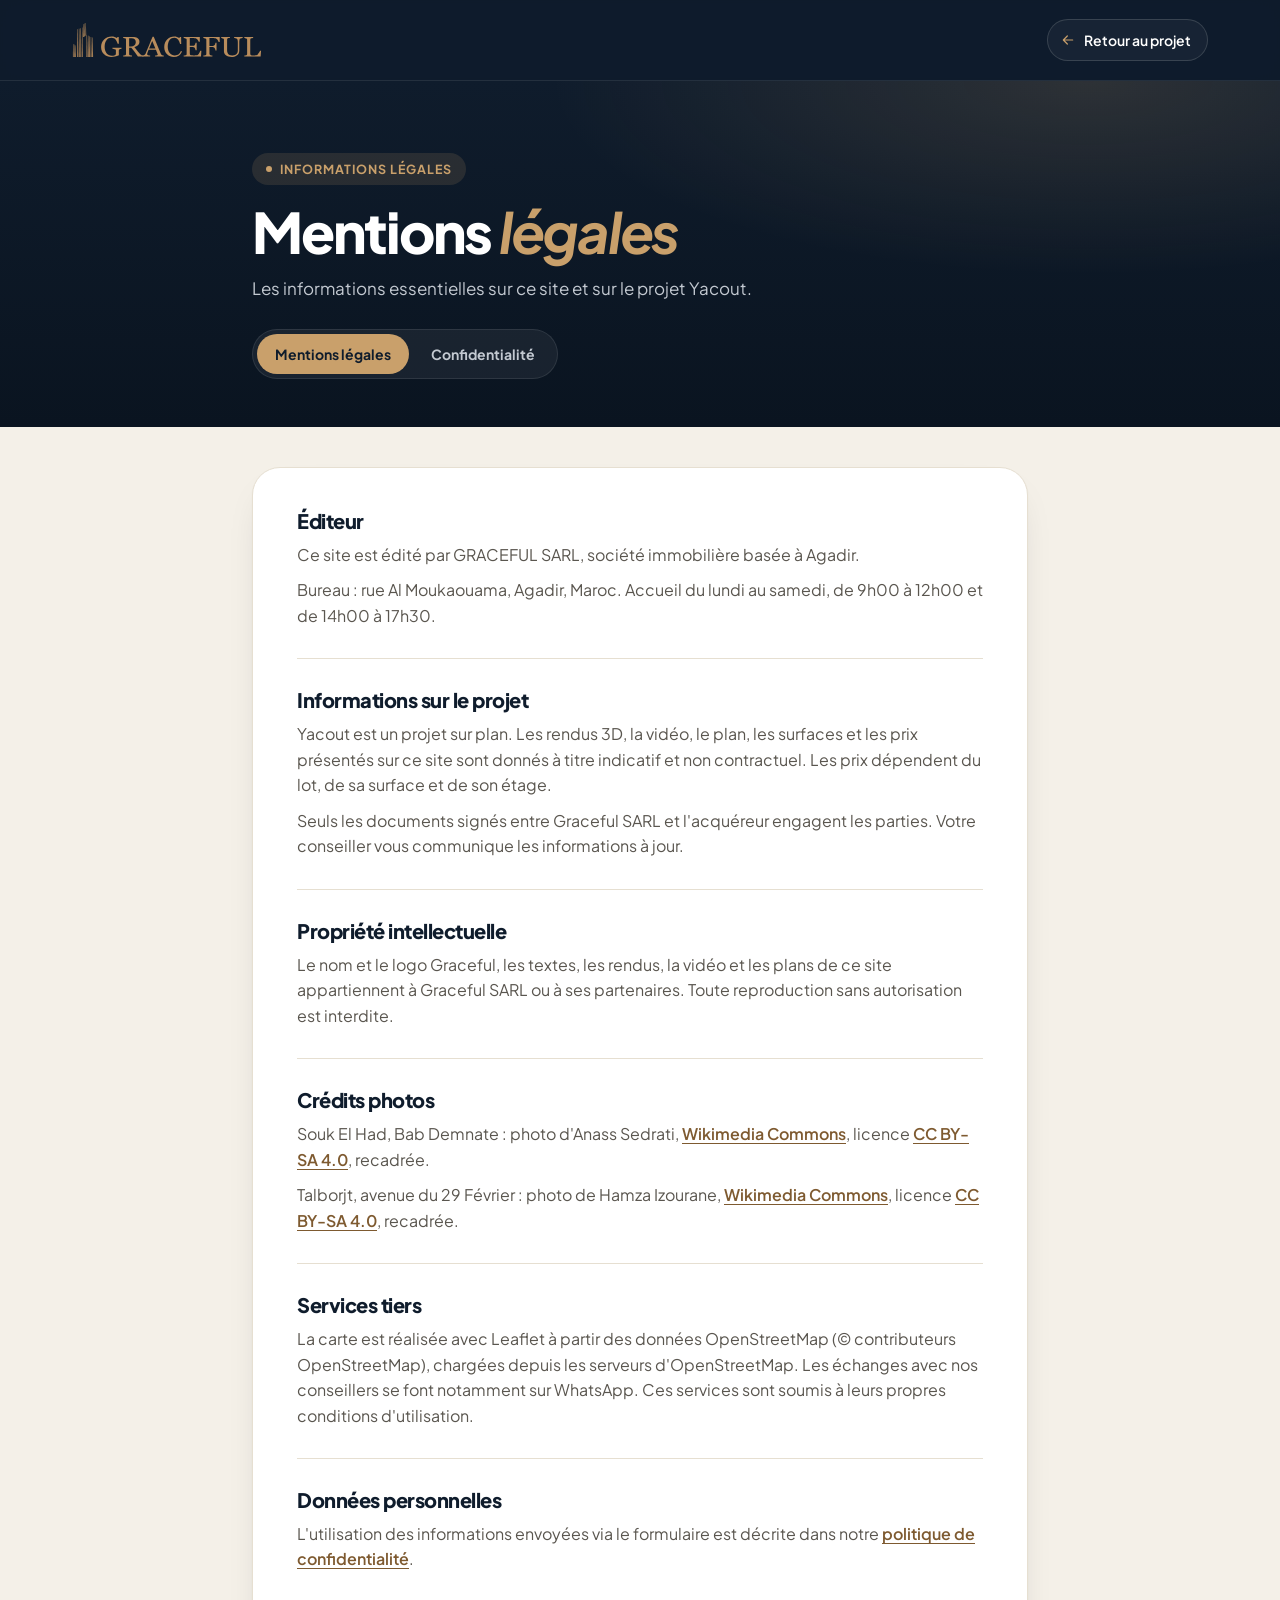
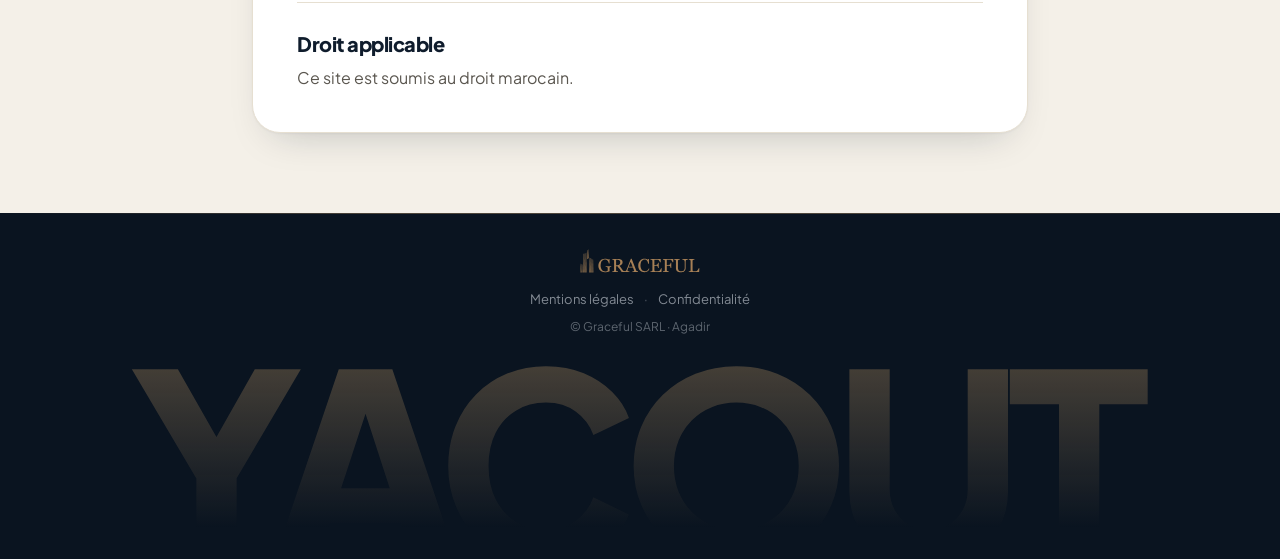
<file: mentions-legales/index.html>
<!doctype html>
<html lang="fr">
<head>
  <meta charset="utf-8">
  <meta name="viewport" content="width=device-width, initial-scale=1">
  <title>Mentions légales | Yacout by Graceful</title>
  <meta name="description" content="Mentions légales du site Yacout by Graceful.">
  <meta name="robots" content="noindex, follow">
  <meta name="theme-color" content="#0F1C2C">
  <link rel="icon" href="../assets/img/favicon.svg" type="image/svg+xml">
  <link rel="icon" href="../assets/img/favicon-32.png" sizes="32x32" type="image/png">
  <link rel="preload" href="../assets/fonts/plus-jakarta-sans-var.woff2" as="font" type="font/woff2" crossorigin>
  <link rel="stylesheet" href="../assets/css/core.css">
  <link rel="stylesheet" href="../assets/css/style.css">
  <script src="../assets/js/config.js" defer></script>
  <script src="../assets/js/tracking.js" defer></script>
</head>
<body class="page-simple page-legal">
  <noscript><img height="1" width="1" style="display:none" alt="" src="https://www.facebook.com/tr?id=1772189427400389&amp;ev=PageView&amp;noscript=1"></noscript>
  <header class="site-header">
    <div class="container header-inner">
      <a href="../"><img class="header-logo" src="../assets/img/logo-graceful-header.svg" alt="Graceful, retour au projet Yacout" width="196" height="38"></a>
      <a class="back-link" href="../"><svg class="icon" viewBox="0 0 24 24" aria-hidden="true"><path d="M19 12H5M11 6l-6 6 6 6" fill="none" stroke="currentColor" stroke-width="1.8" stroke-linecap="round" stroke-linejoin="round"/></svg>Retour au projet</a>
    </div>
  </header>

  <section class="legal-hero">
    <div class="container">
      <p class="eyebrow">Informations légales</p>
      <h1>Mentions <em>légales</em></h1>
      <p class="legal-lead">Les informations essentielles sur ce site et sur le projet Yacout.</p>
      <nav class="legal-tabs" aria-label="Pages légales">
        <a href="./" aria-current="page">Mentions légales</a>
        <a href="../politique-de-confidentialite/">Confidentialité</a>
      </nav>
    </div>
  </section>

  <main class="legal">
    <div class="container">
      <article class="legal-body">
        <section>
          <h2>Éditeur</h2>
          <p>Ce site est édité par GRACEFUL SARL, société immobilière basée à Agadir.</p>
          <p>Bureau : rue Al Moukaouama, Agadir, Maroc. Accueil du lundi au samedi, de 9h00 à 12h00 et de 14h00 à 17h30.</p>
        </section>
        <section>
          <h2>Informations sur le projet</h2>
          <p>Yacout est un projet sur plan. Les rendus 3D, la vidéo, le plan, les surfaces et les prix présentés sur ce site sont donnés à titre indicatif et non contractuel. Les prix dépendent du lot, de sa surface et de son étage.</p>
          <p>Seuls les documents signés entre Graceful SARL et l'acquéreur engagent les parties. Votre conseiller vous communique les informations à jour.</p>
        </section>
        <section>
          <h2>Propriété intellectuelle</h2>
          <p>Le nom et le logo Graceful, les textes, les rendus, la vidéo et les plans de ce site appartiennent à Graceful SARL ou à ses partenaires. Toute reproduction sans autorisation est interdite.</p>
        </section>
        <section>
          <h2>Crédits photos</h2>
          <p>Souk El Had, Bab Demnate : photo d'Anass Sedrati, <a href="https://commons.wikimedia.org/wiki/File:Souk_El_Had_Bab_Demnate.jpg" rel="noopener">Wikimedia Commons</a>, licence <a href="https://creativecommons.org/licenses/by-sa/4.0/deed.fr" rel="noopener">CC BY-SA 4.0</a>, recadrée.</p>
          <p>Talborjt, avenue du 29 Février : photo de Hamza Izourane, <a href="https://commons.wikimedia.org/wiki/File:Avenue_29_F%C3%A9vrier_-_Agadir_-_Talborjt.jpg" rel="noopener">Wikimedia Commons</a>, licence <a href="https://creativecommons.org/licenses/by-sa/4.0/deed.fr" rel="noopener">CC BY-SA 4.0</a>, recadrée.</p>
        </section>
        <section>
          <h2>Services tiers</h2>
          <p>La carte est réalisée avec Leaflet à partir des données OpenStreetMap (© contributeurs OpenStreetMap), chargées depuis les serveurs d'OpenStreetMap. Les échanges avec nos conseillers se font notamment sur WhatsApp. Ces services sont soumis à leurs propres conditions d'utilisation.</p>
        </section>
        <section>
          <h2>Données personnelles</h2>
          <p>L'utilisation des informations envoyées via le formulaire est décrite dans notre <a href="../politique-de-confidentialite/">politique de confidentialité</a>.</p>
        </section>
        <section>
          <h2>Droit applicable</h2>
          <p>Ce site est soumis au droit marocain.</p>
        </section>
      </article>
    </div>
  </main>

  <footer class="site-footer">
    <div class="container footer-inner">
      <img class="footer-logo" src="../assets/img/logo-graceful-header.svg" alt="Graceful" width="196" height="38" loading="lazy">
      <nav class="footer-links" aria-label="Informations légales"><a href="../mentions-legales/">Mentions légales</a><a href="../politique-de-confidentialite/">Confidentialité</a></nav>
      <p>© Graceful SARL · Agadir</p>
    </div>
    <p class="footer-word" aria-hidden="true">YACOUT</p>
  </footer>
</body>
</html>
</file>
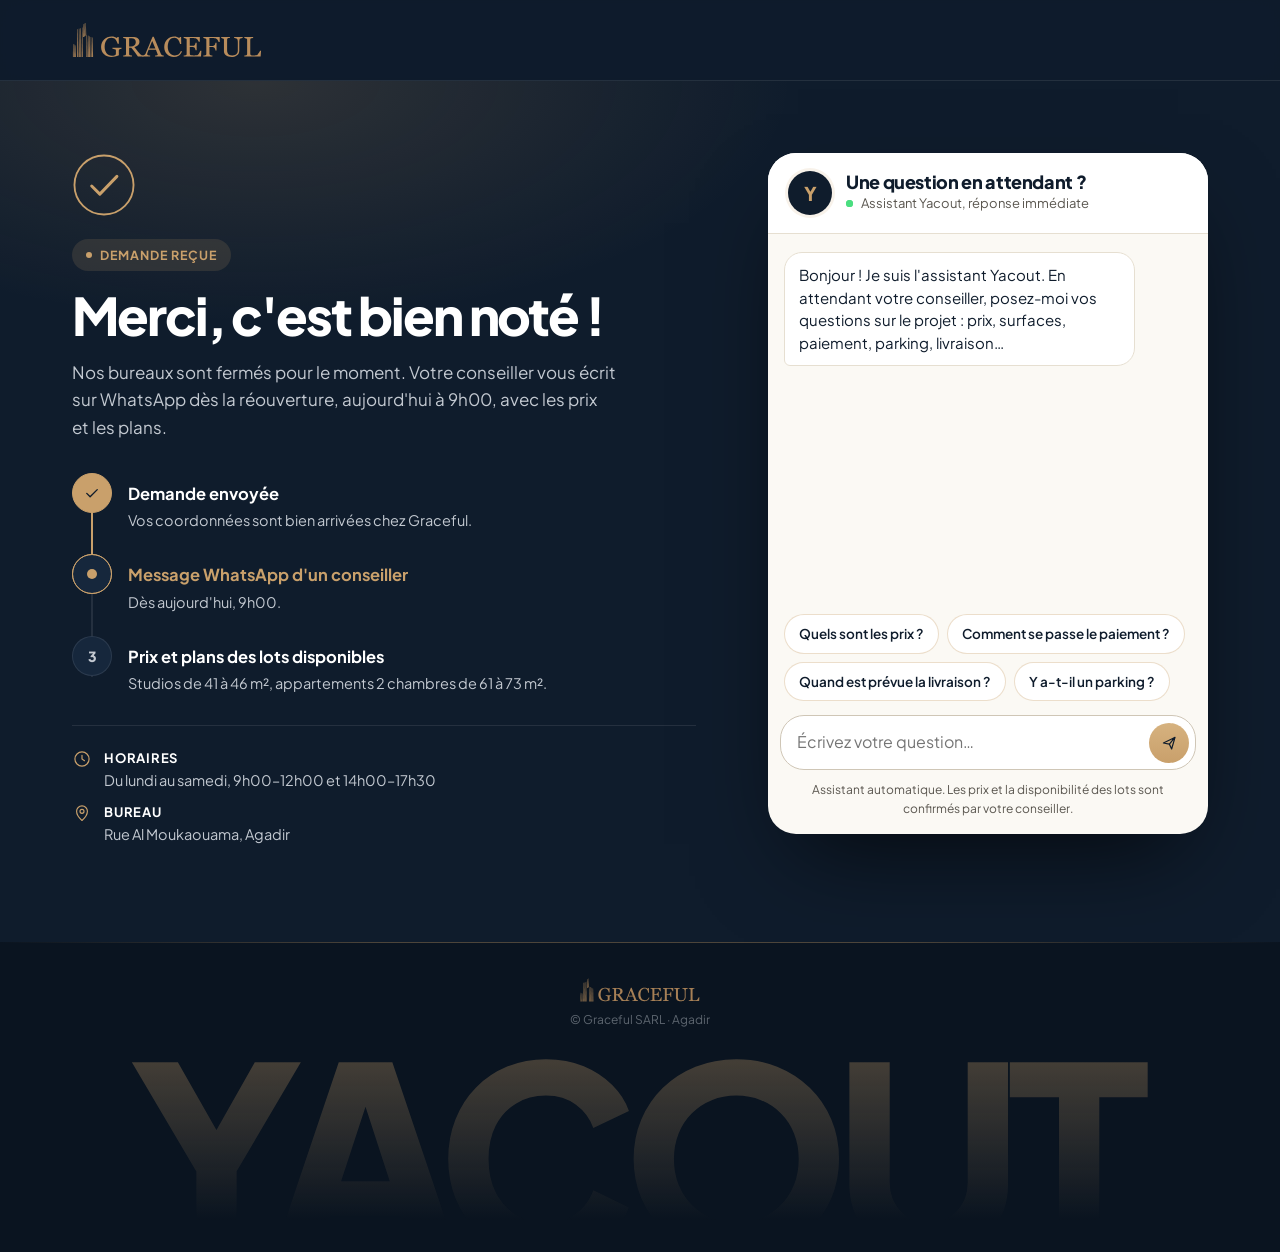
<file: merci/index.html>
<!doctype html>
<html lang="fr">
<head>
  <meta charset="utf-8">
  <meta name="viewport" content="width=device-width, initial-scale=1, viewport-fit=cover">
  <title>Merci | Yacout by Graceful</title>
  <meta name="robots" content="noindex, nofollow">
  <meta name="theme-color" content="#0F1C2C">
  <link rel="icon" href="../assets/img/favicon.svg" type="image/svg+xml">
  <link rel="icon" href="../assets/img/favicon-32.png" sizes="32x32" type="image/png">
  <link rel="apple-touch-icon" href="../assets/img/apple-touch-icon.png">
  <link rel="preload" href="../assets/fonts/plus-jakarta-sans-var.woff2" as="font" type="font/woff2" crossorigin>
  <link rel="stylesheet" href="../assets/css/core.css">
  <link rel="stylesheet" href="../assets/css/style.css">
  <script>document.documentElement.classList.add('js');</script>
  <script src="../assets/js/config.js" defer></script>
  <script src="../assets/js/tracking.js" defer></script>
  <script src="../assets/js/merci.js" defer></script>
</head>
<body class="page-simple">
  <noscript><img height="1" width="1" style="display:none" alt="" src="https://www.facebook.com/tr?id=1772189427400389&amp;ev=PageView&amp;noscript=1"></noscript>
  <svg width="0" height="0" style="position:absolute" aria-hidden="true">
    <symbol id="i-check" viewBox="0 0 24 24"><path d="m5 12.5 4.5 4.5L19 7.5" fill="none" stroke="currentColor" stroke-width="1.8" stroke-linecap="round" stroke-linejoin="round"/></symbol>
    <symbol id="i-chat" viewBox="0 0 24 24"><path d="M4 5.5h16v10H9.5L5.5 19v-3.5H4z" fill="none" stroke="currentColor" stroke-width="1.4" stroke-linejoin="round"/></symbol>
    <symbol id="i-send" viewBox="0 0 24 24"><path d="M4.5 12 20 4.5 15.5 20l-3-6.5zM12.5 13.5 20 4.5" fill="none" stroke="currentColor" stroke-width="1.6" stroke-linejoin="round" stroke-linecap="round"/></symbol>
    <symbol id="i-clock" viewBox="0 0 24 24"><circle cx="12" cy="12" r="8.5" fill="none" stroke="currentColor" stroke-width="1.4"/><path d="M12 7.5V12l3 2" fill="none" stroke="currentColor" stroke-width="1.4" stroke-linecap="round"/></symbol>
    <symbol id="i-pin" viewBox="0 0 24 24"><path d="M12 21s-6.5-5.6-6.5-11a6.5 6.5 0 0 1 13 0C18.5 15.4 12 21 12 21Z" fill="none" stroke="currentColor" stroke-width="1.4" stroke-linejoin="round"/><circle cx="12" cy="10" r="2.4" fill="none" stroke="currentColor" stroke-width="1.4"/></symbol>
    <symbol id="i-arrow" viewBox="0 0 24 24"><path d="M5 12h14M13 6l6 6-6 6" fill="none" stroke="currentColor" stroke-width="1.8" stroke-linecap="round" stroke-linejoin="round"/></symbol>
  </svg>

  <header class="site-header">
    <div class="container header-inner">
      <a href="../"><img class="header-logo" src="../assets/img/logo-graceful-header.svg" alt="Graceful, retour au projet Yacout" width="196" height="38"></a>
    </div>
  </header>

  <main class="thanks">
    <div class="container thanks-grid">
      <div class="thanks-intro">
        <svg class="thanks-icon" viewBox="0 0 52 52" aria-hidden="true"><circle cx="26" cy="26" r="24" fill="none" stroke="currentColor" stroke-width="1.5"/><path d="m16 26.8 6.6 6.6L36.5 19" fill="none" stroke="currentColor" stroke-width="2.4" stroke-linecap="round" stroke-linejoin="round"/></svg>
        <p class="eyebrow">Demande reçue</p>
        <h1 id="thanks-title">Merci, c'est bien noté&nbsp;!</h1>
        <p class="thanks-lead" data-thanks-lead>Un conseiller Graceful vous écrit sur WhatsApp avec les prix et les plans des lots disponibles.</p>

        <ol class="thanks-timeline">
          <li class="is-done">
            <span class="tl-dot" aria-hidden="true"><svg class="icon"><use href="#i-check"/></svg></span>
            <p><strong>Demande envoyée</strong><span>Vos coordonnées sont bien arrivées chez Graceful.</span></p>
          </li>
          <li class="is-current">
            <span class="tl-dot" aria-hidden="true"></span>
            <p><strong>Message WhatsApp d'un conseiller</strong><span data-thanks-when>Gardez votre téléphone à portée de main.</span></p>
          </li>
          <li>
            <span class="tl-dot" aria-hidden="true">3</span>
            <p><strong>Prix et plans des lots disponibles</strong><span>Studios de 41 à 46&nbsp;m², appartements 2&nbsp;chambres de 61 à 73&nbsp;m².</span></p>
          </li>
        </ol>

        <div class="thanks-facts">
          <p><svg class="icon" aria-hidden="true"><use href="#i-clock"/></svg><span><strong>Horaires</strong>Du lundi au samedi, 9h00–12h00 et 14h00–17h30</span></p>
          <p><svg class="icon" aria-hidden="true"><use href="#i-pin"/></svg><span><strong>Bureau</strong>Rue Al Moukaouama, Agadir</span></p>
        </div>
      </div>

      <section class="chat" data-chat hidden aria-labelledby="chat-title">
        <div class="chat-head">
          <span class="chat-avatar" aria-hidden="true">Y</span>
          <div>
            <h2 id="chat-title">Une question en attendant&nbsp;?</h2>
            <p><span class="live-dot" aria-hidden="true"></span>Assistant Yacout, réponse immédiate</p>
          </div>
        </div>
        <div class="chat-log" data-chat-log role="log" aria-live="polite" aria-label="Conversation avec l'assistant"></div>
        <div class="chat-chips" data-chat-chips>
          <button type="button" data-ask>Quels sont les prix&nbsp;?</button>
          <button type="button" data-ask>Comment se passe le paiement&nbsp;?</button>
          <button type="button" data-ask>Quand est prévue la livraison&nbsp;?</button>
          <button type="button" data-ask>Y a-t-il un parking&nbsp;?</button>
        </div>
        <form class="chat-form" data-chat-form>
          <label class="visually-hidden" for="chat-input">Votre question</label>
          <textarea id="chat-input" rows="1" maxlength="500" placeholder="Écrivez votre question…" data-chat-input></textarea>
          <button type="submit" class="chat-send" aria-label="Envoyer" data-chat-send><svg class="icon" aria-hidden="true"><use href="#i-send"/></svg></button>
        </form>
        <p class="chat-note">Assistant automatique. Les prix et la disponibilité des lots sont confirmés par votre conseiller.</p>
      </section>
    </div>
  </main>

  <footer class="site-footer">
    <div class="container footer-inner">
      <img class="footer-logo" src="../assets/img/logo-graceful-header.svg" alt="Graceful" width="196" height="38" loading="lazy">
      <p>© Graceful SARL · Agadir</p>
    </div>
    <p class="footer-word" aria-hidden="true">YACOUT</p>
  </footer>
</body>
</html>
</file>
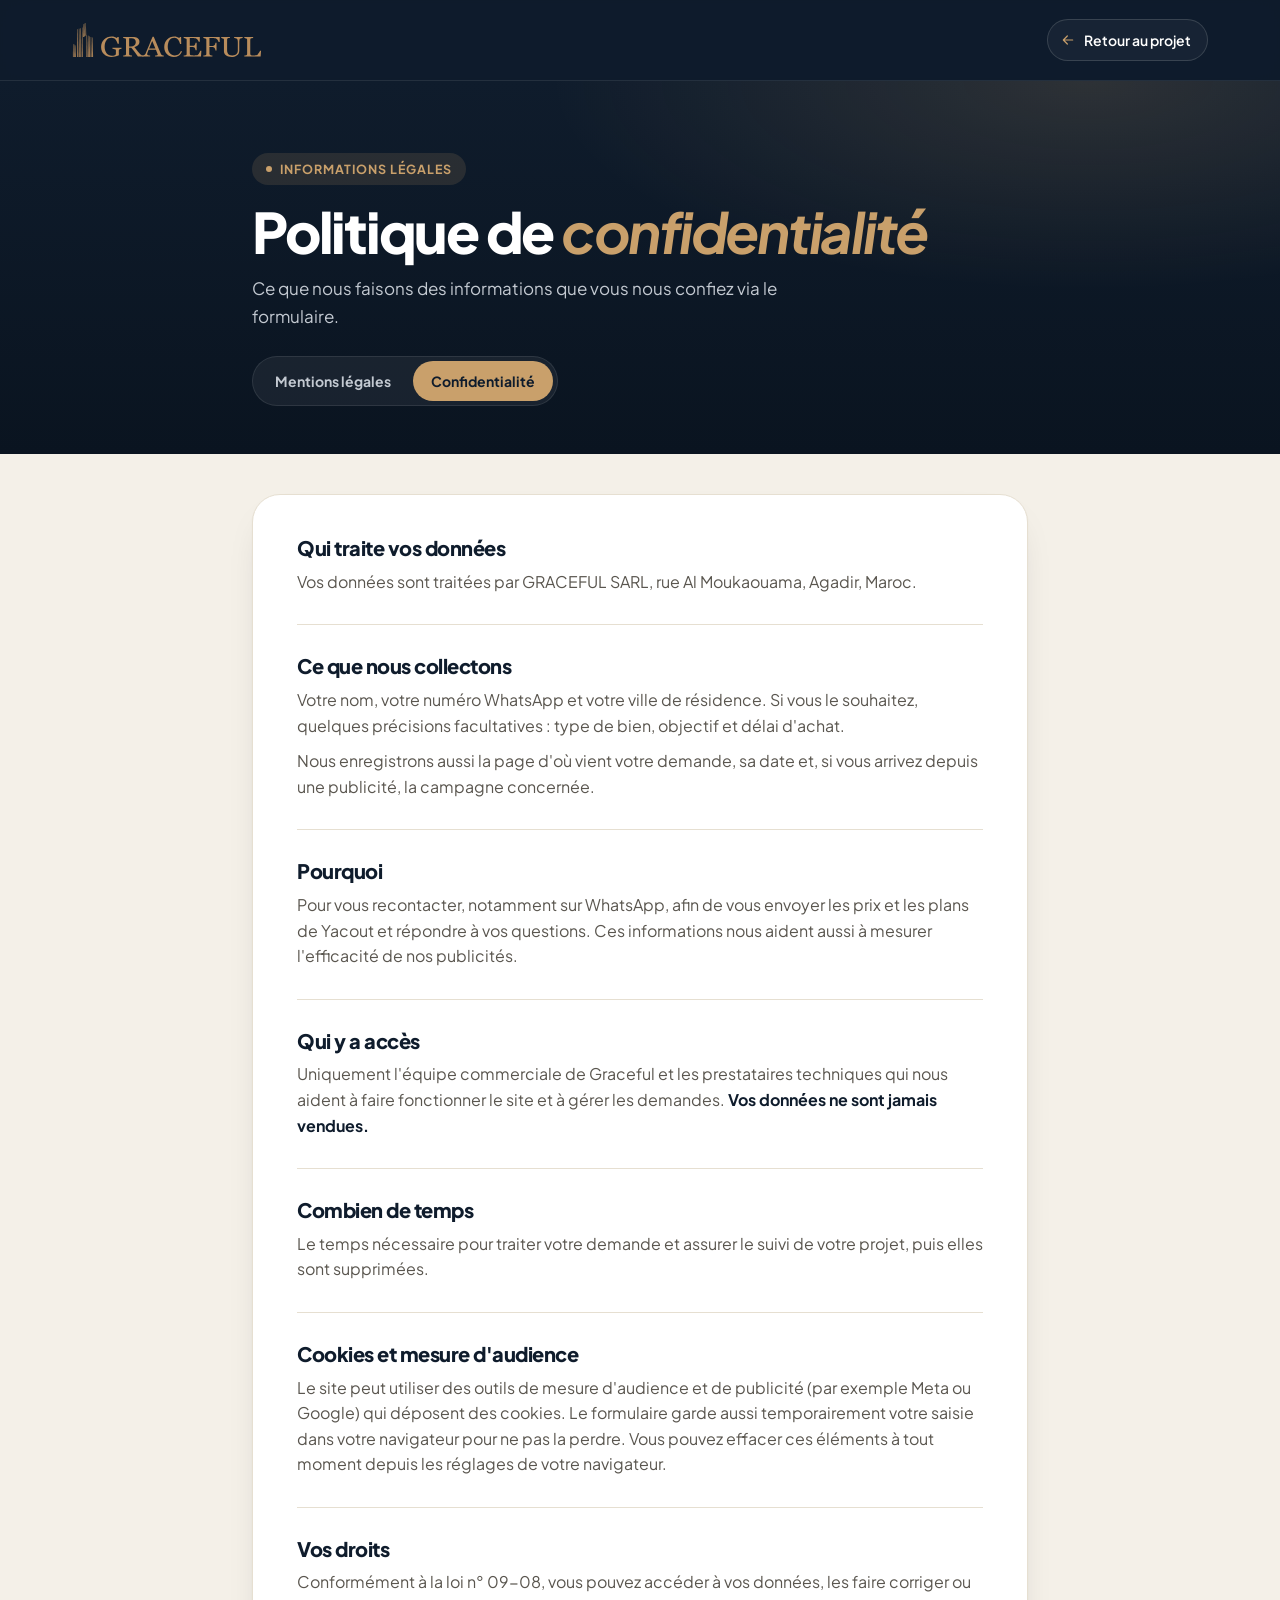
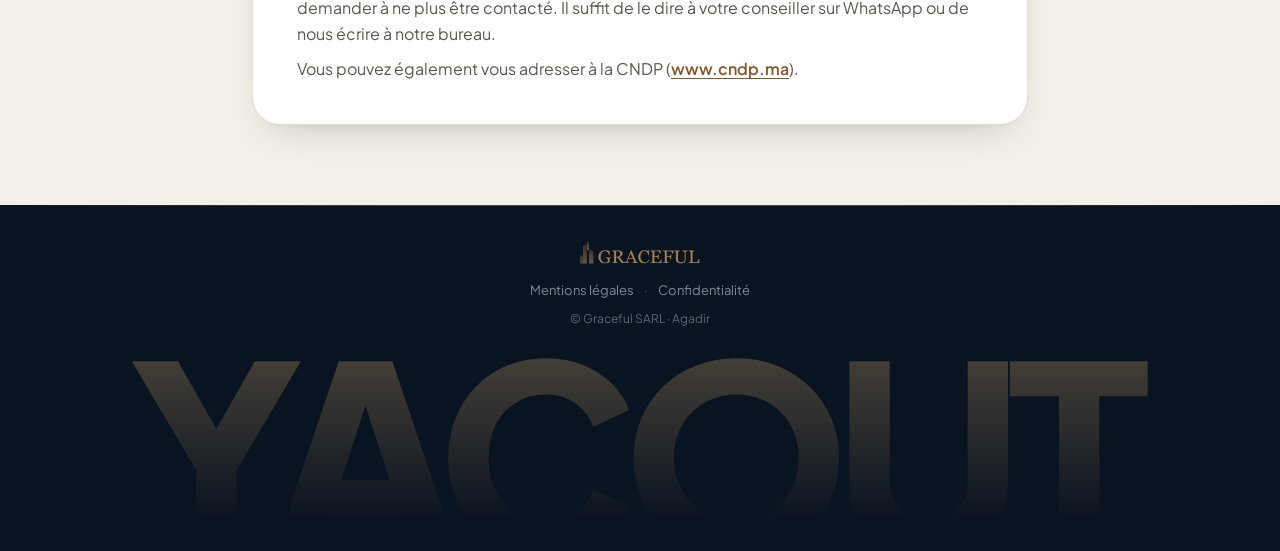
<file: politique-de-confidentialite/index.html>
<!doctype html>
<html lang="fr">
<head>
  <meta charset="utf-8">
  <meta name="viewport" content="width=device-width, initial-scale=1">
  <title>Politique de confidentialité | Yacout by Graceful</title>
  <meta name="description" content="Comment Graceful SARL utilise et protège les informations envoyées via le formulaire Yacout.">
  <meta name="robots" content="noindex, follow">
  <meta name="theme-color" content="#0F1C2C">
  <link rel="icon" href="../assets/img/favicon.svg" type="image/svg+xml">
  <link rel="icon" href="../assets/img/favicon-32.png" sizes="32x32" type="image/png">
  <link rel="preload" href="../assets/fonts/plus-jakarta-sans-var.woff2" as="font" type="font/woff2" crossorigin>
  <link rel="stylesheet" href="../assets/css/core.css">
  <link rel="stylesheet" href="../assets/css/style.css">
  <script src="../assets/js/config.js" defer></script>
  <script src="../assets/js/tracking.js" defer></script>
</head>
<body class="page-simple page-legal">
  <noscript><img height="1" width="1" style="display:none" alt="" src="https://www.facebook.com/tr?id=1772189427400389&amp;ev=PageView&amp;noscript=1"></noscript>
  <header class="site-header">
    <div class="container header-inner">
      <a href="../"><img class="header-logo" src="../assets/img/logo-graceful-header.svg" alt="Graceful, retour au projet Yacout" width="196" height="38"></a>
      <a class="back-link" href="../"><svg class="icon" viewBox="0 0 24 24" aria-hidden="true"><path d="M19 12H5M11 6l-6 6 6 6" fill="none" stroke="currentColor" stroke-width="1.8" stroke-linecap="round" stroke-linejoin="round"/></svg>Retour au projet</a>
    </div>
  </header>

  <section class="legal-hero">
    <div class="container">
      <p class="eyebrow">Informations légales</p>
      <h1>Politique de <em>confidentialité</em></h1>
      <p class="legal-lead">Ce que nous faisons des informations que vous nous confiez via le formulaire.</p>
      <nav class="legal-tabs" aria-label="Pages légales">
        <a href="../mentions-legales/">Mentions légales</a>
        <a href="./" aria-current="page">Confidentialité</a>
      </nav>
    </div>
  </section>

  <main class="legal">
    <div class="container">
      <article class="legal-body">
        <section>
          <h2>Qui traite vos données</h2>
          <p>Vos données sont traitées par GRACEFUL SARL, rue Al Moukaouama, Agadir, Maroc.</p>
        </section>
        <section>
          <h2>Ce que nous collectons</h2>
          <p>Votre nom, votre numéro WhatsApp et votre ville de résidence. Si vous le souhaitez, quelques précisions facultatives : type de bien, objectif et délai d'achat.</p>
          <p>Nous enregistrons aussi la page d'où vient votre demande, sa date et, si vous arrivez depuis une publicité, la campagne concernée.</p>
        </section>
        <section>
          <h2>Pourquoi</h2>
          <p>Pour vous recontacter, notamment sur WhatsApp, afin de vous envoyer les prix et les plans de Yacout et répondre à vos questions. Ces informations nous aident aussi à mesurer l'efficacité de nos publicités.</p>
        </section>
        <section>
          <h2>Qui y a accès</h2>
          <p>Uniquement l'équipe commerciale de Graceful et les prestataires techniques qui nous aident à faire fonctionner le site et à gérer les demandes. <strong>Vos données ne sont jamais vendues.</strong></p>
        </section>
        <section>
          <h2>Combien de temps</h2>
          <p>Le temps nécessaire pour traiter votre demande et assurer le suivi de votre projet, puis elles sont supprimées.</p>
        </section>
        <section>
          <h2>Cookies et mesure d'audience</h2>
          <p>Le site peut utiliser des outils de mesure d'audience et de publicité (par exemple Meta ou Google) qui déposent des cookies. Le formulaire garde aussi temporairement votre saisie dans votre navigateur pour ne pas la perdre. Vous pouvez effacer ces éléments à tout moment depuis les réglages de votre navigateur.</p>
        </section>
        <section>
          <h2>Vos droits</h2>
          <p>Conformément à la loi n° 09-08, vous pouvez accéder à vos données, les faire corriger ou demander à ne plus être contacté. Il suffit de le dire à votre conseiller sur WhatsApp ou de nous écrire à notre bureau.</p>
          <p>Vous pouvez également vous adresser à la CNDP (<a href="https://www.cndp.ma" rel="noopener" target="_blank">www.cndp.ma</a>).</p>
        </section>
      </article>
    </div>
  </main>

  <footer class="site-footer">
    <div class="container footer-inner">
      <img class="footer-logo" src="../assets/img/logo-graceful-header.svg" alt="Graceful" width="196" height="38" loading="lazy">
      <nav class="footer-links" aria-label="Informations légales"><a href="../mentions-legales/">Mentions légales</a><a href="../politique-de-confidentialite/">Confidentialité</a></nav>
      <p>© Graceful SARL · Agadir</p>
    </div>
    <p class="footer-word" aria-hidden="true">YACOUT</p>
  </footer>
</body>
</html>
</file>
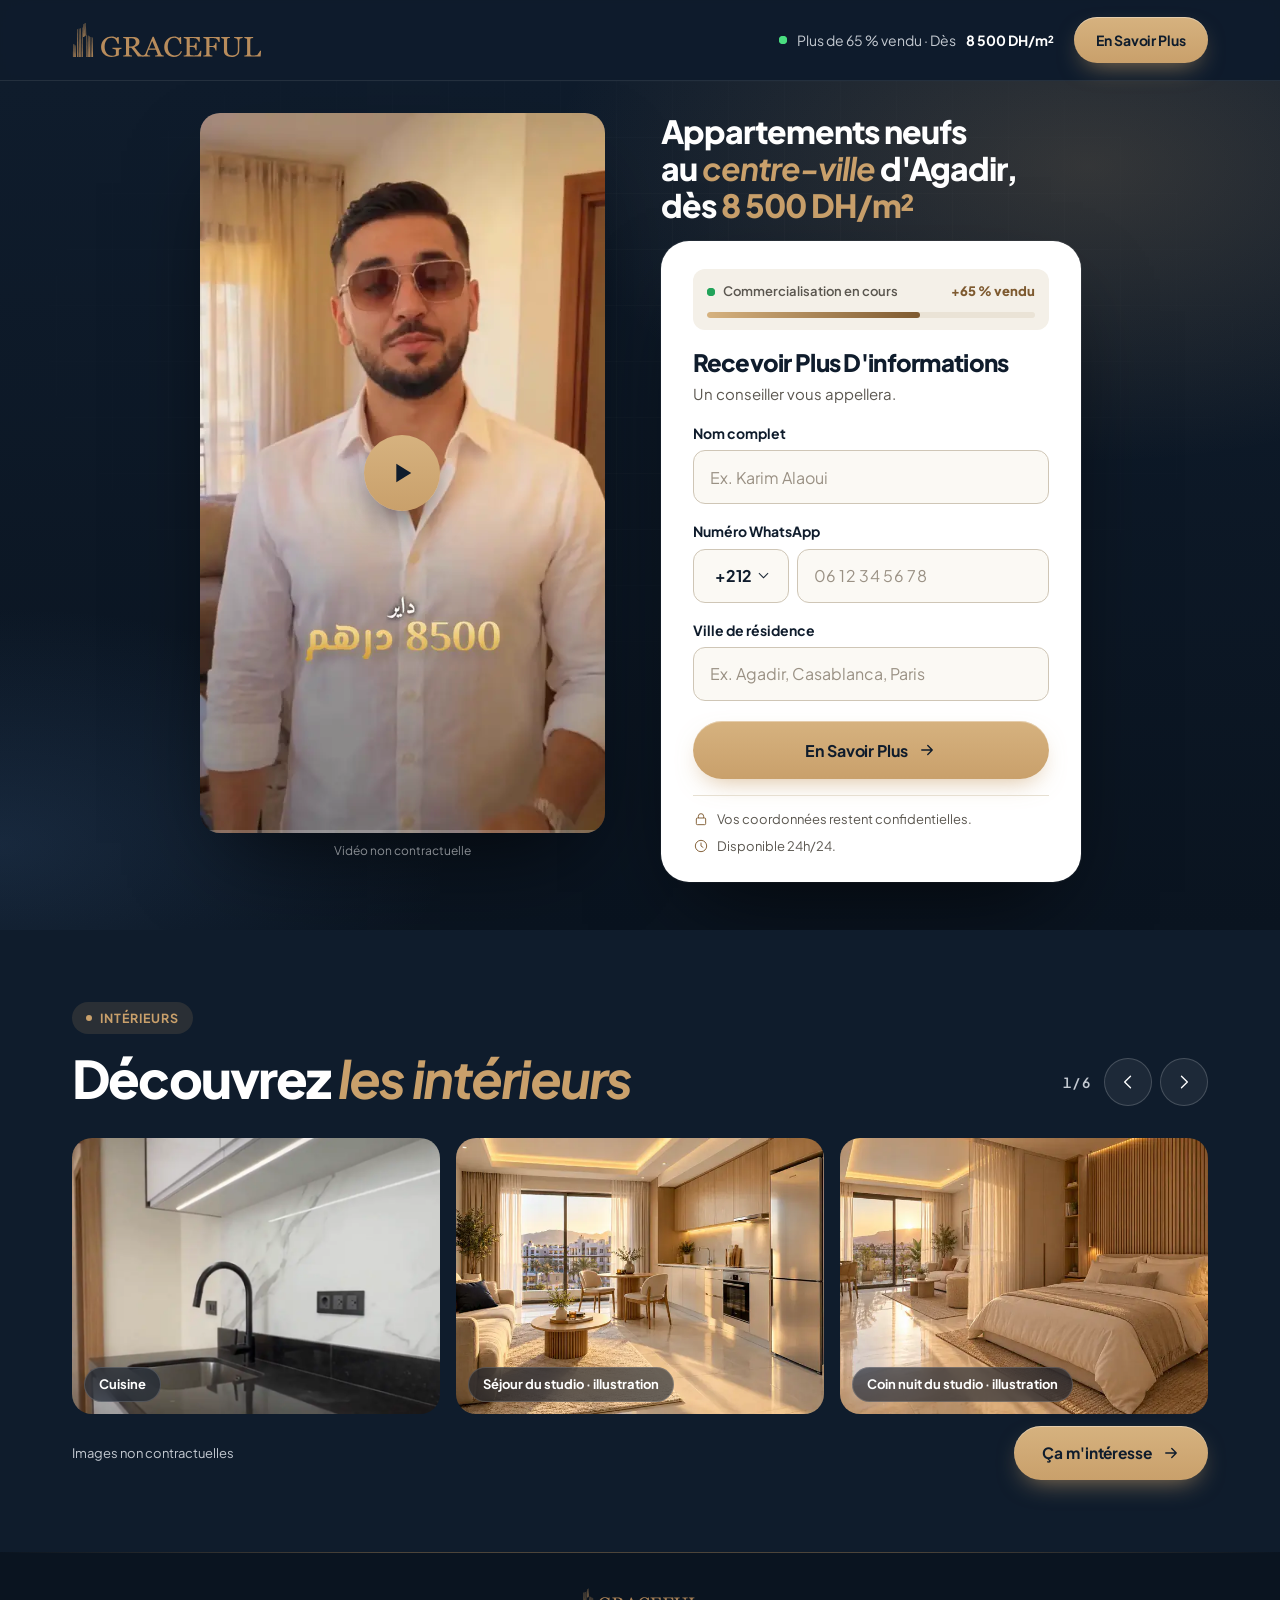
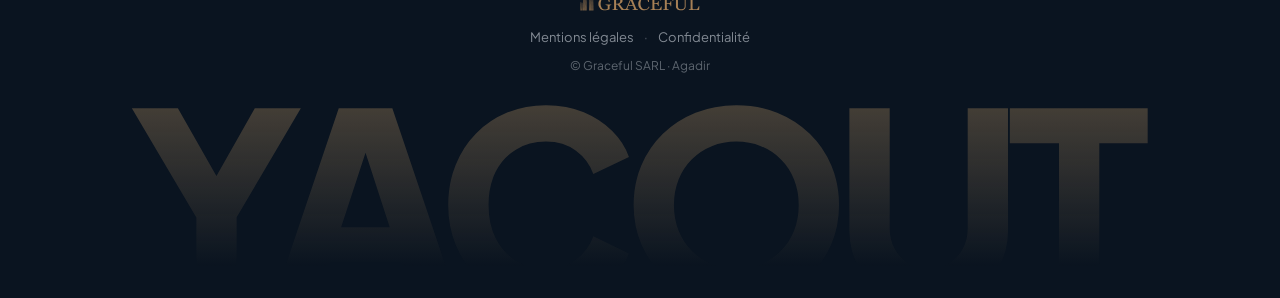
<file: video/index.html>
<!doctype html>
<html lang="fr" data-root="../" data-thanks="../merci/">
<head>
  <meta charset="utf-8">
  <meta name="viewport" content="width=device-width, initial-scale=1, viewport-fit=cover">
  <title>Yacout by Graceful | Appartements neufs au centre-ville d'Agadir</title>
  <meta name="description" content="Yacout, nouveau projet de Graceful au centre-ville d'Agadir : studios de 41 à 46 m² et appartements 2 chambres de 61 à 73 m², à partir de 8 500 DH/m². 30 % d'avance puis échéancier.">
  <meta name="theme-color" content="#0B1522">
  <link rel="canonical" href="https://form.graceful-agency.ma/video/">
  <meta name="robots" content="noindex, follow">
  <link rel="alternate" hreflang="fr" href="https://form.graceful-agency.ma/video/">
  <link rel="alternate" hreflang="ar" href="https://form.graceful-agency.ma/ar/video/">
  <link rel="alternate" hreflang="x-default" href="https://form.graceful-agency.ma/video/">

  <meta property="og:type" content="website">
  <meta property="og:url" content="https://form.graceful-agency.ma/video/">
  <meta property="og:locale" content="fr_FR">
  <meta property="og:site_name" content="Graceful">
  <meta property="og:title" content="Yacout by Graceful | Appartements neufs au centre-ville d'Agadir">
  <meta property="og:description" content="Studios et appartements 2 chambres au centre-ville d'Agadir, à partir de 8 500 DH/m². 30 % d'avance puis échéancier.">
  <meta property="og:image" content="https://form.graceful-agency.ma/assets/img/og-yacout.jpg">
  <meta property="og:image:width" content="1200">
  <meta property="og:image:height" content="630">
  <meta property="og:image:alt" content="La résidence Yacout au coucher du soleil, à Agadir, rendu 3D">
  <meta name="twitter:card" content="summary_large_image">

  <link rel="icon" href="../assets/img/favicon.svg" type="image/svg+xml">
  <link rel="icon" href="../assets/img/favicon-32.png" sizes="32x32" type="image/png">
  <link rel="apple-touch-icon" href="../assets/img/apple-touch-icon.png">

  <link rel="preload" href="../assets/fonts/plus-jakarta-sans-var.woff2" as="font" type="font/woff2" crossorigin>
  <link rel="preload" as="image" href="../assets/img/yacout-vsl-poster-540.webp" imagesrcset="../assets/img/yacout-vsl-poster-360.webp 360w, ../assets/img/yacout-vsl-poster-540.webp 540w, ../assets/img/yacout-vsl-poster-720.webp 720w" imagesizes="(min-width: 1024px) 405px, min(36vh, 92vw)" fetchpriority="high">
  <link rel="stylesheet" href="../assets/css/core.css">
  <link rel="stylesheet" href="../assets/css/vsl.css">
  <script>document.documentElement.classList.add('js');</script>

  <script src="../assets/js/config.js" defer></script>
  <script src="../assets/js/tracking.js" defer></script>
  <script src="../assets/js/main.js" defer></script>
  <script src="../assets/js/vsl.js" defer></script>
</head>
<body>
  <noscript><img height="1" width="1" style="display:none" alt="" src="https://www.facebook.com/tr?id=1772189427400389&amp;ev=PageView&amp;noscript=1"></noscript>
  <svg width="0" height="0" class="visually-hidden" aria-hidden="true" focusable="false">
    <symbol id="i-check" viewBox="0 0 24 24"><path d="m5 12.5 4.5 4.5L19 7.5" fill="none" stroke="currentColor" stroke-width="1.8" stroke-linecap="round" stroke-linejoin="round"/></symbol>
    <symbol id="i-arrow" viewBox="0 0 24 24"><path d="M5 12h14M13 6l6 6-6 6" fill="none" stroke="currentColor" stroke-width="1.8" stroke-linecap="round" stroke-linejoin="round"/></symbol>
    <symbol id="i-left" viewBox="0 0 24 24"><path d="m15 5-7 7 7 7" fill="none" stroke="currentColor" stroke-width="1.6" stroke-linecap="round" stroke-linejoin="round"/></symbol>
    <symbol id="i-right" viewBox="0 0 24 24"><path d="m9 5 7 7-7 7" fill="none" stroke="currentColor" stroke-width="1.6" stroke-linecap="round" stroke-linejoin="round"/></symbol>
    <symbol id="i-close" viewBox="0 0 24 24"><path d="M6 6l12 12M18 6 6 18" fill="none" stroke="currentColor" stroke-width="1.6" stroke-linecap="round"/></symbol>
    <symbol id="i-lock" viewBox="0 0 24 24"><rect x="5" y="10.5" width="14" height="10" rx="1.5" fill="none" stroke="currentColor" stroke-width="1.4"/><path d="M8 10.5V8a4 4 0 0 1 8 0v2.5" fill="none" stroke="currentColor" stroke-width="1.4"/></symbol>
    <symbol id="i-play" viewBox="0 0 24 24"><path d="M8 5.5v13l10.5-6.5z" fill="currentColor"/></symbol>
    <symbol id="i-clock" viewBox="0 0 24 24"><circle cx="12" cy="12" r="8.5" fill="none" stroke="currentColor" stroke-width="1.4"/><path d="M12 7.5V12l3 2" fill="none" stroke="currentColor" stroke-width="1.4" stroke-linecap="round"/></symbol>
    <symbol id="i-sound" viewBox="0 0 24 24"><path d="M4 9.5v5h3.5L12 18.5v-13L7.5 9.5H4Z" fill="currentColor"/><path d="M15.5 9a4.2 4.2 0 0 1 0 6M18 6.5a7.8 7.8 0 0 1 0 11" fill="none" stroke="currentColor" stroke-width="1.8" stroke-linecap="round"/></symbol>
    <symbol id="i-replay" viewBox="0 0 24 24"><path d="M5 12a7 7 0 1 0 2.2-5.1M5 4.5V9h4.5" fill="none" stroke="currentColor" stroke-width="1.7" stroke-linecap="round" stroke-linejoin="round"/></symbol>
  </svg>

  <header class="site-header" data-header>
    <div class="container header-inner">
      <img class="header-logo" src="../assets/img/logo-graceful-header.svg" alt="Graceful" width="196" height="38">
      <div class="header-actions">
        <p class="header-price"><span class="live-dot" aria-hidden="true"></span>Plus de 65&nbsp;% vendu · Dès <strong>8&nbsp;500&nbsp;DH/m²</strong></p>
        <a class="btn btn-gold btn-sm" href="#formulaire" data-cta>En Savoir Plus</a>
      </div>
    </div>
  </header>

  <main>
    <!-- ============ VIDÉO + FORMULAIRE ============ -->
    <section class="hero vsl-hero" aria-labelledby="hero-title">
      <div class="hero-bg" aria-hidden="true"></div>
      <div class="container vsl-grid">
        <div class="vsl-copy">
          <h1 id="hero-title">Appartements neufs <span class="h1-place">au <em>centre-ville</em> d'Agadir,</span> <span class="h1-price">dès <span class="gold">8&nbsp;500&nbsp;DH/m²</span></span></h1>
        </div>

        <figure class="vsl" data-vsl>
          <div class="vsl-frame">
            <img class="vsl-poster" src="../assets/img/yacout-vsl-poster-540.webp"
                 srcset="../assets/img/yacout-vsl-poster-360.webp 360w, ../assets/img/yacout-vsl-poster-540.webp 540w, ../assets/img/yacout-vsl-poster-720.webp 720w"
                 sizes="(min-width: 1024px) 405px, min(36vh, 92vw)"
                 width="720" height="1280" fetchpriority="high"
                 alt="Le conseiller présente la résidence Yacout, à partir de 8 500 DH/m²">
            <video class="vsl-video" data-src="../assets/vid/yacout-vsl-720.mp4" data-src-low="../assets/vid/yacout-vsl-480.mp4" tabindex="0" playsinline disablepictureinpicture disableremoteplayback preload="none" aria-label="Vidéo de présentation de la résidence Yacout"></video>
            <button class="vsl-play" type="button" data-vsl-play aria-label="Lancer la vidéo"><svg class="icon" aria-hidden="true"><use href="#i-play"/></svg></button>
            <button class="vsl-sound" type="button" data-vsl-sound hidden><svg class="icon" aria-hidden="true"><use href="#i-sound"/></svg>Activer le son</button>
            <div class="vsl-end" data-vsl-end hidden>
              <a class="btn btn-gold btn-arrow" href="#formulaire" data-cta><span>En Savoir Plus</span><svg class="icon" aria-hidden="true"><use href="#i-arrow"/></svg></a>
              <button class="vsl-replay" type="button" data-vsl-replay><svg class="icon" aria-hidden="true"><use href="#i-replay"/></svg>Revoir la vidéo</button>
            </div>
            <div class="vsl-bar" aria-hidden="true"><span data-vsl-bar></span></div>
          </div>
          <figcaption class="vsl-note">Vidéo non contractuelle</figcaption>
        </figure>

        <div class="hero-form" id="formulaire" tabindex="-1">
          <form class="lead-form card-form" data-location="hero" novalidate>
            <div class="sold" aria-hidden="true">
              <div class="sold-top"><span><span class="live-dot" aria-hidden="true"></span>Commercialisation en cours</span><strong>+65&nbsp;% vendu</strong></div>
              <div class="sold-bar"><span></span></div>
            </div>

            <div class="form-step" data-step="1">
              <h2 class="form-title">Recevoir Plus D'informations</h2>
              <p class="form-intro">Un conseiller vous appellera.</p>
              <p class="form-chosen" data-chosen hidden>Votre demande : <strong data-chosen-label></strong></p>

              <div class="field">
                <label for="hero-name">Nom complet</label>
                <input id="hero-name" name="full_name" type="text" autocomplete="name" autocapitalize="words" required maxlength="80" placeholder="Ex. Karim Alaoui" aria-describedby="hero-name-err">
                <p class="field-error" id="hero-name-err" aria-live="polite"></p>
              </div>

              <div class="field">
                <label for="hero-phone">Numéro WhatsApp</label>
                <div class="phone-row">
                  <div class="cc">
                    <span class="cc-label" aria-hidden="true">+212</span>
                    <select name="phone_country" aria-label="Indicatif du pays" data-country></select>
                  </div>
                  <input id="hero-phone" name="phone" type="tel" inputmode="tel" autocomplete="tel-national" required maxlength="20" placeholder="06 12 34 56 78" aria-describedby="hero-phone-err">
                </div>
                <p class="field-error" id="hero-phone-err" aria-live="polite"></p>
              </div>

              <div class="field">
                <label for="hero-city">Ville de résidence</label>
                <input id="hero-city" name="residence" type="text" autocomplete="address-level2" autocapitalize="words" required maxlength="60" placeholder="Ex. Agadir, Casablanca, Paris" aria-describedby="hero-city-err">
                <p class="field-error" id="hero-city-err" aria-live="polite"></p>
              </div>

              <button class="btn btn-gold btn-block btn-arrow" type="submit" data-submit><span data-label>En Savoir Plus</span><svg class="icon" aria-hidden="true"><use href="#i-arrow"/></svg></button>
              <p class="form-status" role="alert" data-status></p>
              <ul class="form-meta">
                <li><svg class="icon" aria-hidden="true"><use href="#i-lock"/></svg>Vos coordonnées restent confidentielles.</li>
                <li><svg class="icon" aria-hidden="true"><use href="#i-clock"/></svg><span>Disponible 24h/24.</span></li>
              </ul>
            </div>

            <div class="form-step" data-step="2" hidden>
              <div class="form-progress">
                <p class="form-ok"><svg class="icon" aria-hidden="true"><use href="#i-check"/></svg>Demande envoyée</p>
                <p class="form-progress-label">Dernière étape</p>
              </div>
              <h2 class="form-title" tabindex="-1" data-step2-title>3 questions pour mieux vous conseiller</h2>

              <fieldset class="choices">
                <legend>Type de bien</legend>
                <label class="chip"><input type="radio" name="property_type" value="Studio"><span>Studio</span></label>
                <label class="chip"><input type="radio" name="property_type" value="Appartement 2 chambres"><span>Appartement 2 chambres</span></label>
              </fieldset>
              <fieldset class="choices">
                <legend>Objectif</legend>
                <label class="chip"><input type="radio" name="goal" value="Habiter"><span>Habiter</span></label>
                <label class="chip"><input type="radio" name="goal" value="Investir"><span>Investir</span></label>
              </fieldset>
              <fieldset class="choices">
                <legend>Délai d'achat</legend>
                <label class="chip"><input type="radio" name="timeline" value="Immédiatement"><span>Immédiatement</span></label>
                <label class="chip"><input type="radio" name="timeline" value="Ce mois-ci"><span>Ce mois-ci</span></label>
                <label class="chip"><input type="radio" name="timeline" value="Entre 1 et 3 mois"><span>Entre 1 et 3 mois</span></label>
              </fieldset>

              <button class="btn btn-gold btn-block btn-arrow" type="button" data-finish><span data-label>Terminer</span><svg class="icon" aria-hidden="true"><use href="#i-arrow"/></svg></button>
              <p class="form-status" role="alert" data-status2></p>
            </div>
          </form>
        </div>
      </div>
    </section>

    <!-- ============ CARROUSEL DES INTÉRIEURS ============ -->
    <section class="section section-dark gallery-section vsl-gallery" aria-labelledby="gallery-title">
      <div class="container gallery-head">
        <div>
          <p class="eyebrow">Intérieurs</p>
          <h2 id="gallery-title" class="section-title">Découvrez <em>les intérieurs</em></h2>
        </div>
        <div class="gallery-nav" data-gallery-nav>
          <span class="gallery-count" data-gallery-count aria-hidden="true">1 / 6</span>
          <button class="round-btn" type="button" data-gallery-prev aria-label="Image précédente"><svg class="icon" aria-hidden="true"><use href="#i-left"/></svg></button>
          <button class="round-btn" type="button" data-gallery-next aria-label="Image suivante"><svg class="icon" aria-hidden="true"><use href="#i-right"/></svg></button>
        </div>
      </div>
      <div class="gallery-wrap">
        <ul class="gallery" data-gallery tabindex="0" aria-label="Photos des intérieurs (faire glisser pour voir la suite)">
          <li class="g-item"><button type="button" class="g-open" data-zoom="0" aria-label="Agrandir : Cuisine"><img src="../assets/img/interieur-cuisine.webp" srcset="../assets/img/interieur-cuisine-800.webp 800w, ../assets/img/interieur-cuisine.webp 1080w" sizes="(min-width: 1024px) 380px, (min-width: 768px) 58vw, 86vw" width="1080" height="810" loading="lazy" decoding="async" alt="Cuisine équipée : meubles blancs brillants, plan de travail en marbre noir et crédence en marbre blanc"></button><span class="g-cap">Cuisine</span></li>
          <li class="g-item"><button type="button" class="g-open" data-zoom="1" aria-label="Agrandir : Séjour du studio"><img src="../assets/img/interieur-studio.webp" srcset="../assets/img/interieur-studio-800.webp 800w, ../assets/img/interieur-studio.webp 1586w" sizes="(min-width: 1024px) 380px, (min-width: 768px) 58vw, 86vw" width="1586" height="992" loading="lazy" decoding="async" alt="Exemple d'aménagement d'un studio : salon avec canapé clair, coin repas et cuisine équipée en bois clair"></button><span class="g-cap">Séjour du studio · illustration</span></li>
          <li class="g-item"><button type="button" class="g-open" data-zoom="2" aria-label="Agrandir : Coin nuit du studio"><img src="../assets/img/interieur-studio-coin-nuit.webp" srcset="../assets/img/interieur-studio-coin-nuit-800.webp 800w, ../assets/img/interieur-studio-coin-nuit.webp 1586w" sizes="(min-width: 1024px) 380px, (min-width: 768px) 58vw, 86vw" width="1586" height="992" loading="lazy" decoding="async" alt="Exemple d'aménagement du coin nuit d'un studio : lit double contre un mur en bois clair, voilage, séjour en arrière-plan"></button><span class="g-cap">Coin nuit du studio · illustration</span></li>
          <li class="g-item"><button type="button" class="g-open" data-zoom="3" aria-label="Agrandir : Séjour du 2 chambres"><img src="../assets/img/interieur-2-chambres.webp" srcset="../assets/img/interieur-2-chambres-800.webp 800w, ../assets/img/interieur-2-chambres.webp 1586w" sizes="(min-width: 1024px) 380px, (min-width: 768px) 58vw, 86vw" width="1586" height="992" loading="lazy" decoding="async" alt="Exemple d'aménagement d'un appartement 2 chambres : salon avec lustre en cristal, coin repas, cuisine ouverte et balcon"></button><span class="g-cap">Séjour du 2 chambres · illustration</span></li>
          <li class="g-item"><button type="button" class="g-open" data-zoom="4" aria-label="Agrandir : Chambre"><img src="../assets/img/interieur-chambre.webp" srcset="../assets/img/interieur-chambre-800.webp 800w, ../assets/img/interieur-chambre.webp 1586w" sizes="(min-width: 1024px) 380px, (min-width: 768px) 58vw, 86vw" width="1586" height="992" loading="lazy" decoding="async" alt="Exemple d'aménagement d'une chambre : lit double, tête de lit en bois clair, fauteuil bouclé et vue sur les toits au coucher du soleil"></button><span class="g-cap">Chambre · illustration</span></li>
          <li class="g-item"><button type="button" class="g-open" data-zoom="5" aria-label="Agrandir : Salle de bain"><img src="../assets/img/interieur-salle-de-bain.webp" srcset="../assets/img/interieur-salle-de-bain-800.webp 800w, ../assets/img/interieur-salle-de-bain.webp 1586w" sizes="(min-width: 1024px) 380px, (min-width: 768px) 58vw, 86vw" width="1586" height="992" loading="lazy" decoding="async" alt="Exemple d'aménagement d'une salle de bain : vasque sur meuble en bois clair, miroir rond rétroéclairé, douche vitrée"></button><span class="g-cap">Salle de bain · illustration</span></li>
        </ul>
      </div>
      <div class="container gallery-foot">
        <p class="disclaimer">Images non contractuelles</p>
        <a class="btn btn-gold btn-arrow" href="#formulaire" data-cta><span>Ça m'intéresse</span><svg class="icon" aria-hidden="true"><use href="#i-arrow"/></svg></a>
      </div>
    </section>
  </main>

  <!-- Version vidéo : pied de page court, comme la version express -->
  <footer class="site-footer">
    <div class="container footer-inner">
      <img class="footer-logo" src="../assets/img/logo-graceful-header.svg" alt="Graceful" width="196" height="38" loading="lazy">
      <nav class="footer-links" aria-label="Informations légales"><a href="../mentions-legales/">Mentions légales</a><a href="../politique-de-confidentialite/">Confidentialité</a></nav>
      <p>© Graceful SARL · Agadir</p>
    </div>
    <p class="footer-word" aria-hidden="true">YACOUT</p>
  </footer>

  <div class="sticky-cta is-hidden" data-sticky>
    <p class="sticky-price"><small><span class="live-dot" aria-hidden="true"></span>+65&nbsp;% vendu</small>Dès 8&nbsp;500&nbsp;DH/m²</p>
    <a class="btn btn-gold" href="#formulaire" data-cta>En Savoir Plus</a>
  </div>

  <dialog class="lightbox" data-lightbox aria-label="Visionneuse d'images">
    <div class="lb-top">
      <p class="lb-caption" data-lb-caption></p>
      <button class="round-btn" type="button" data-lb-close aria-label="Fermer"><svg class="icon" aria-hidden="true"><use href="#i-close"/></svg></button>
    </div>
    <div class="lb-stage" data-lb-stage>
      <img data-lb-img alt="">
    </div>
    <div class="lb-bottom">
      <div class="lb-arrows" data-lb-arrows>
        <button class="round-btn" type="button" data-lb-prev aria-label="Image précédente"><svg class="icon" aria-hidden="true"><use href="#i-left"/></svg></button>
        <button class="round-btn" type="button" data-lb-next aria-label="Image suivante"><svg class="icon" aria-hidden="true"><use href="#i-right"/></svg></button>
      </div>
      <a class="btn btn-gold btn-arrow" href="#formulaire" data-cta data-lb-cta><span>Ça m'intéresse</span><svg class="icon" aria-hidden="true"><use href="#i-arrow"/></svg></a>
    </div>
  </dialog>

</body>
</html>
</file>
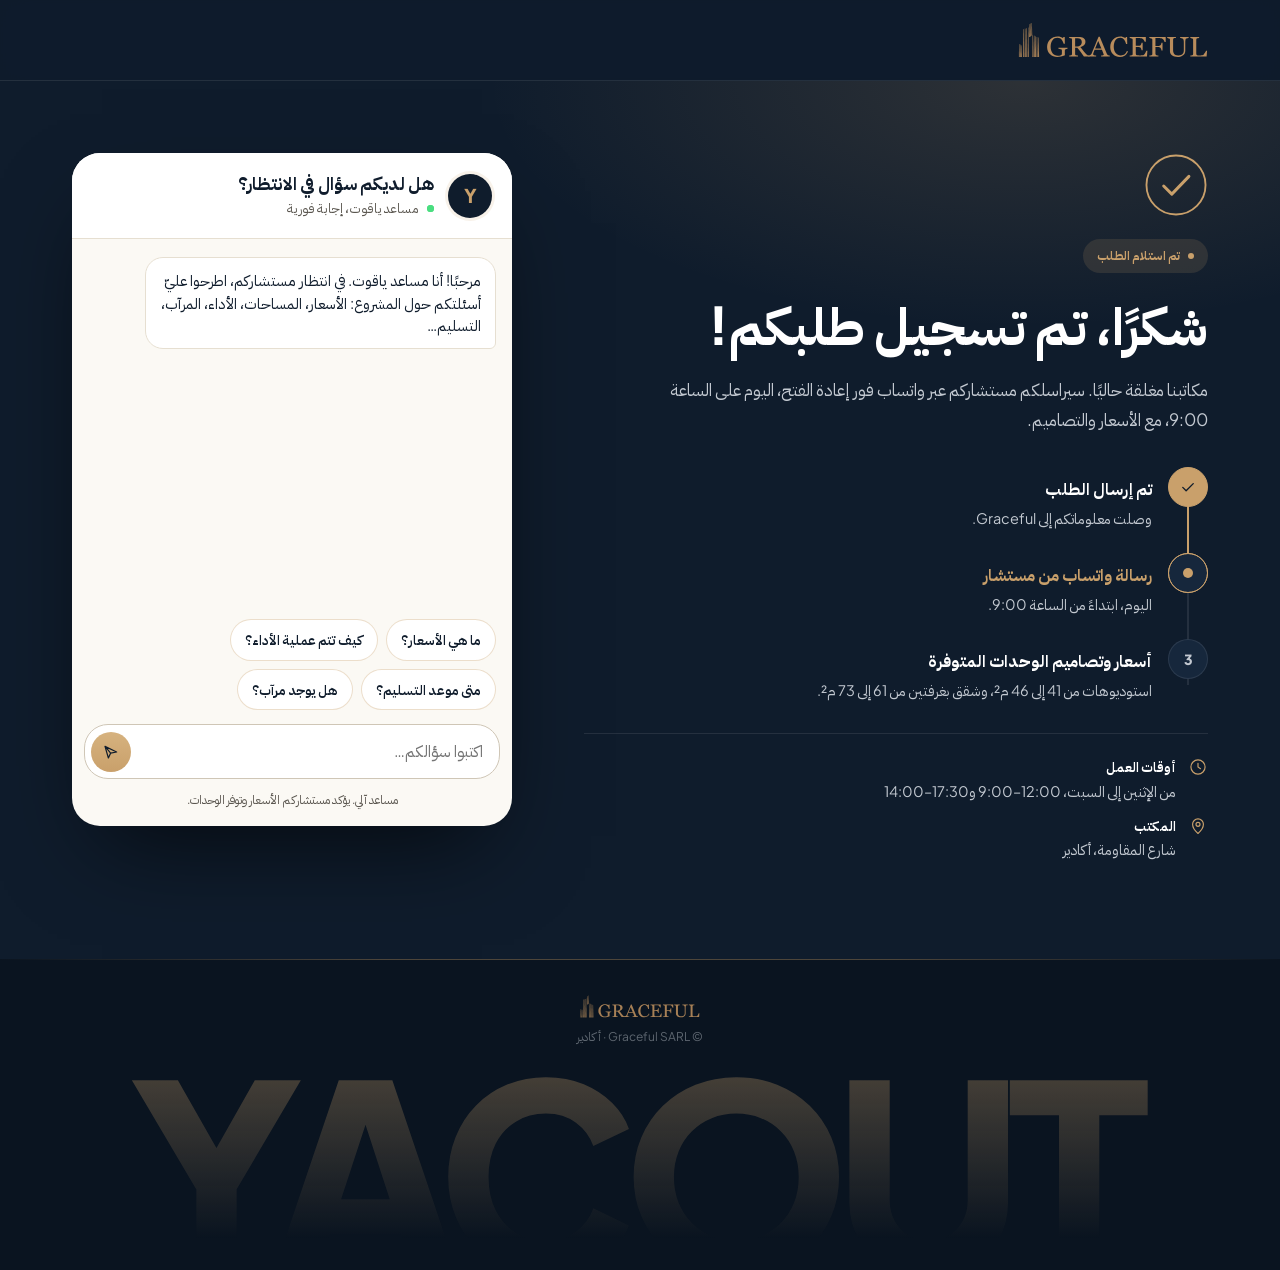
<file: ar/merci/index.html>
<!doctype html>
<html lang="ar" dir="rtl">
<head>
  <meta charset="utf-8">
  <meta name="viewport" content="width=device-width, initial-scale=1, viewport-fit=cover">
  <title>شكرًا | ياقوت من Graceful</title>
  <meta name="robots" content="noindex, nofollow">
  <meta name="theme-color" content="#0F1C2C">
  <link rel="icon" href="../../assets/img/favicon.svg" type="image/svg+xml">
  <link rel="icon" href="../../assets/img/favicon-32.png" sizes="32x32" type="image/png">
  <link rel="apple-touch-icon" href="../../assets/img/apple-touch-icon.png">
  <link rel="preload" href="../../assets/fonts/plus-jakarta-sans-var.woff2" as="font" type="font/woff2" crossorigin>
  <link rel="preload" href="../../assets/fonts/ibm-plex-sans-arabic-700.woff2" as="font" type="font/woff2" crossorigin>
  <link rel="stylesheet" href="../../assets/css/core.css">
  <link rel="stylesheet" href="../../assets/css/style.css">
  <link rel="stylesheet" href="../../assets/css/rtl.css">
  <script>document.documentElement.classList.add('js');</script>
  <script src="../../assets/js/config.js" defer></script>
  <script src="../../assets/js/tracking.js" defer></script>
  <script src="../../assets/js/merci.js" defer></script>
</head>
<body class="page-simple">
  <noscript><img height="1" width="1" style="display:none" alt="" src="https://www.facebook.com/tr?id=1772189427400389&amp;ev=PageView&amp;noscript=1"></noscript>
  <svg width="0" height="0" style="position:absolute" aria-hidden="true">
    <symbol id="i-check" viewBox="0 0 24 24"><path d="m5 12.5 4.5 4.5L19 7.5" fill="none" stroke="currentColor" stroke-width="1.8" stroke-linecap="round" stroke-linejoin="round"/></symbol>
    <symbol id="i-chat" viewBox="0 0 24 24"><path d="M4 5.5h16v10H9.5L5.5 19v-3.5H4z" fill="none" stroke="currentColor" stroke-width="1.4" stroke-linejoin="round"/></symbol>
    <symbol id="i-send" viewBox="0 0 24 24"><path d="M4.5 12 20 4.5 15.5 20l-3-6.5zM12.5 13.5 20 4.5" fill="none" stroke="currentColor" stroke-width="1.6" stroke-linejoin="round" stroke-linecap="round"/></symbol>
    <symbol id="i-clock" viewBox="0 0 24 24"><circle cx="12" cy="12" r="8.5" fill="none" stroke="currentColor" stroke-width="1.4"/><path d="M12 7.5V12l3 2" fill="none" stroke="currentColor" stroke-width="1.4" stroke-linecap="round"/></symbol>
    <symbol id="i-pin" viewBox="0 0 24 24"><path d="M12 21s-6.5-5.6-6.5-11a6.5 6.5 0 0 1 13 0C18.5 15.4 12 21 12 21Z" fill="none" stroke="currentColor" stroke-width="1.4" stroke-linejoin="round"/><circle cx="12" cy="10" r="2.4" fill="none" stroke="currentColor" stroke-width="1.4"/></symbol>
    <symbol id="i-arrow" viewBox="0 0 24 24"><path d="M5 12h14M13 6l6 6-6 6" fill="none" stroke="currentColor" stroke-width="1.8" stroke-linecap="round" stroke-linejoin="round"/></symbol>
  </svg>

  <header class="site-header">
    <div class="container header-inner">
      <a href="../"><img class="header-logo" src="../../assets/img/logo-graceful-header.svg" alt="Graceful، العودة إلى مشروع ياقوت" width="196" height="38"></a>
    </div>
  </header>

  <main class="thanks">
    <div class="container thanks-grid">
      <div class="thanks-intro">
        <svg class="thanks-icon" viewBox="0 0 52 52" aria-hidden="true"><circle cx="26" cy="26" r="24" fill="none" stroke="currentColor" stroke-width="1.5"/><path d="m16 26.8 6.6 6.6L36.5 19" fill="none" stroke="currentColor" stroke-width="2.4" stroke-linecap="round" stroke-linejoin="round"/></svg>
        <p class="eyebrow">تم استلام الطلب</p>
        <h1 id="thanks-title">شكرًا، تم تسجيل طلبكم!</h1>
        <p class="thanks-lead" data-thanks-lead>سيراسلكم مستشار من Graceful عبر واتساب مع أسعار وتصاميم الوحدات المتوفرة.</p>

        <ol class="thanks-timeline">
          <li class="is-done">
            <span class="tl-dot" aria-hidden="true"><svg class="icon"><use href="#i-check"/></svg></span>
            <p><strong>تم إرسال الطلب</strong><span>وصلت معلوماتكم إلى Graceful.</span></p>
          </li>
          <li class="is-current">
            <span class="tl-dot" aria-hidden="true"></span>
            <p><strong>رسالة واتساب من مستشار</strong><span data-thanks-when>أبقوا هاتفكم بالقرب منكم.</span></p>
          </li>
          <li>
            <span class="tl-dot" aria-hidden="true">3</span>
            <p><strong>أسعار وتصاميم الوحدات المتوفرة</strong><span>استوديوهات من 41 إلى 46&nbsp;م²، وشقق بغرفتين من 61 إلى 73&nbsp;م².</span></p>
          </li>
        </ol>

        <div class="thanks-facts">
          <p><svg class="icon" aria-hidden="true"><use href="#i-clock"/></svg><span><strong>أوقات العمل</strong>من الإثنين إلى السبت، <bdi dir="ltr">9:00–12:00</bdi> و<bdi dir="ltr">14:00–17:30</bdi></span></p>
          <p><svg class="icon" aria-hidden="true"><use href="#i-pin"/></svg><span><strong>المكتب</strong>شارع المقاومة، أكادير</span></p>
        </div>
      </div>

      <section class="chat" data-chat hidden aria-labelledby="chat-title">
        <div class="chat-head">
          <span class="chat-avatar" aria-hidden="true">Y</span>
          <div>
            <h2 id="chat-title">هل لديكم سؤال في الانتظار؟</h2>
            <p><span class="live-dot" aria-hidden="true"></span>مساعد ياقوت، إجابة فورية</p>
          </div>
        </div>
        <div class="chat-log" data-chat-log role="log" aria-live="polite" aria-label="محادثة مع المساعد"></div>
        <div class="chat-chips" data-chat-chips>
          <button type="button" data-ask>ما هي الأسعار؟</button>
          <button type="button" data-ask>كيف تتم عملية الأداء؟</button>
          <button type="button" data-ask>متى موعد التسليم؟</button>
          <button type="button" data-ask>هل يوجد مرآب؟</button>
        </div>
        <form class="chat-form" data-chat-form>
          <label class="visually-hidden" for="chat-input">سؤالكم</label>
          <textarea id="chat-input" rows="1" maxlength="500" placeholder="اكتبوا سؤالكم…" data-chat-input></textarea>
          <button type="submit" class="chat-send" aria-label="إرسال" data-chat-send><svg class="icon" aria-hidden="true"><use href="#i-send"/></svg></button>
        </form>
        <p class="chat-note">مساعد آلي. يؤكد مستشاركم الأسعار وتوفر الوحدات.</p>
      </section>
    </div>
  </main>

  <footer class="site-footer">
    <div class="container footer-inner">
      <img class="footer-logo" src="../../assets/img/logo-graceful-header.svg" alt="Graceful" width="196" height="38" loading="lazy">
      <p>© Graceful SARL · أكادير</p>
    </div>
    <p class="footer-word" aria-hidden="true">YACOUT</p>
  </footer>
</body>
</html>
</file>
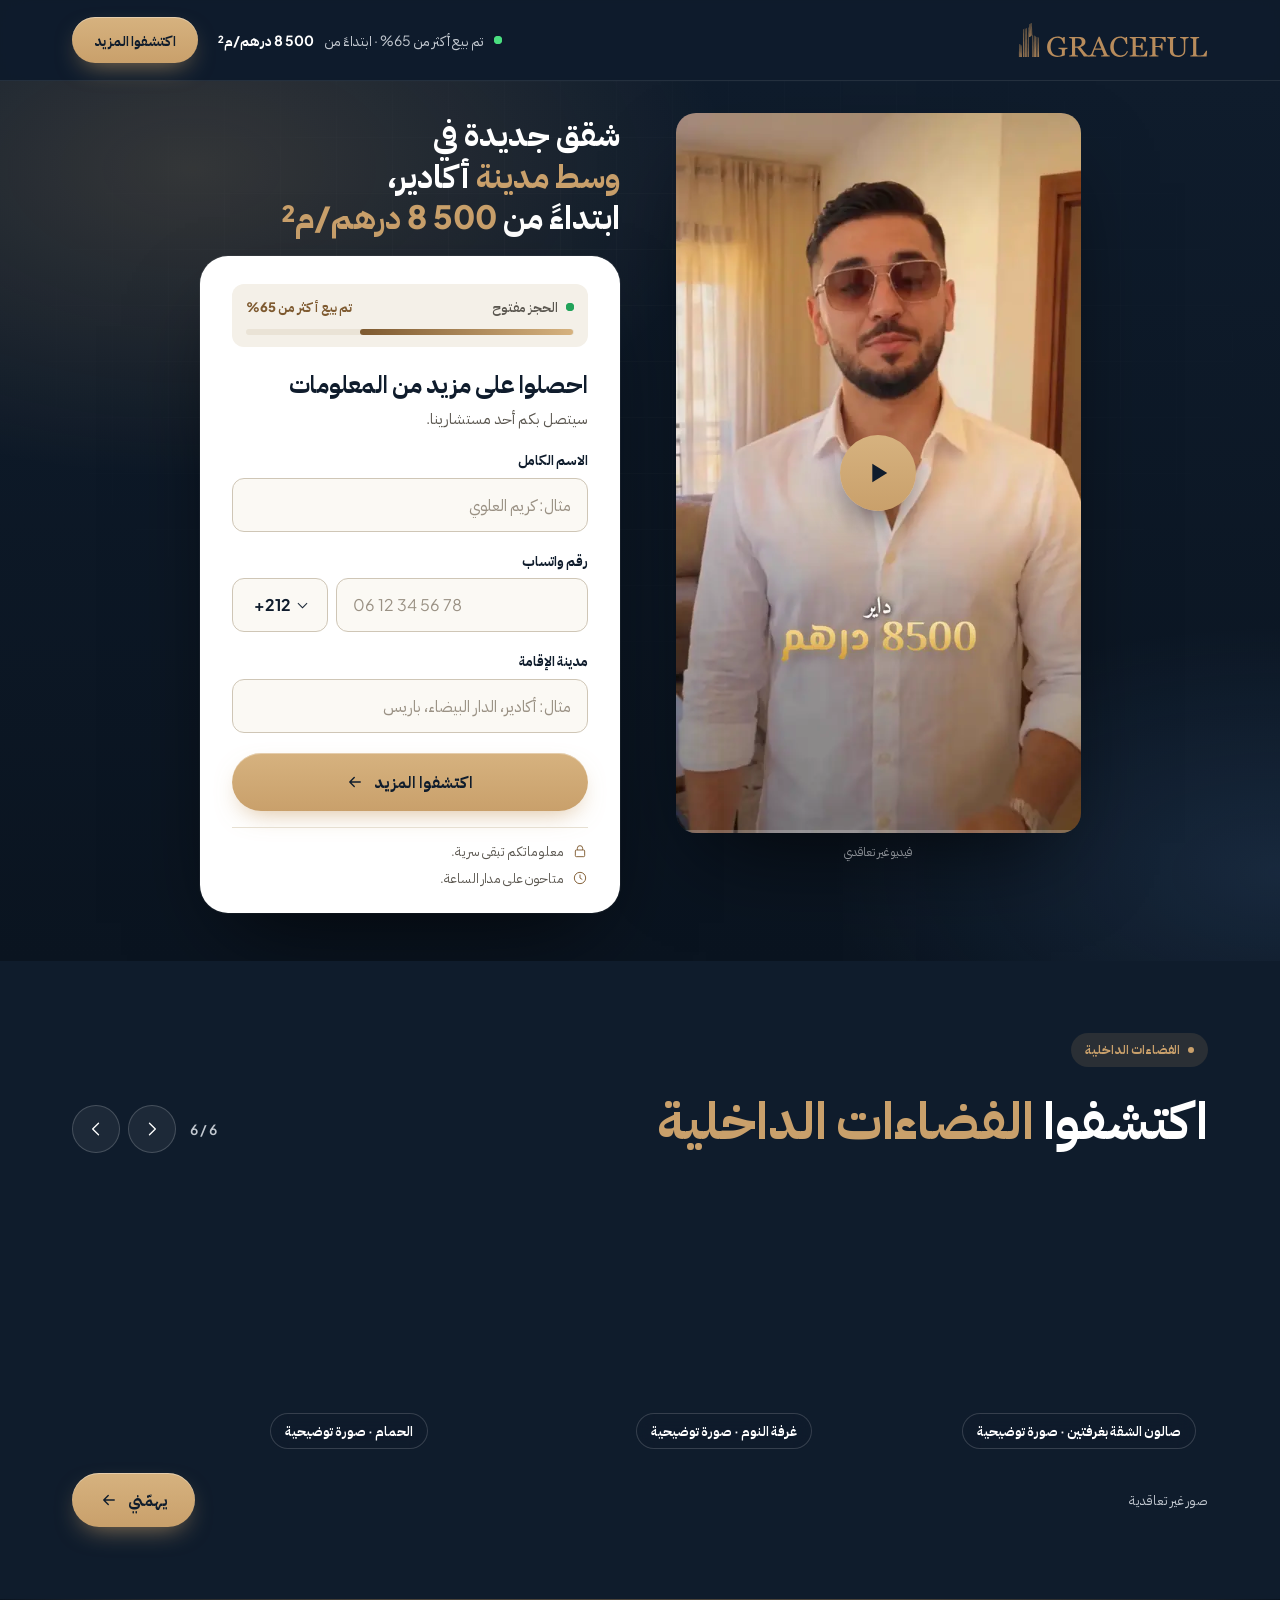
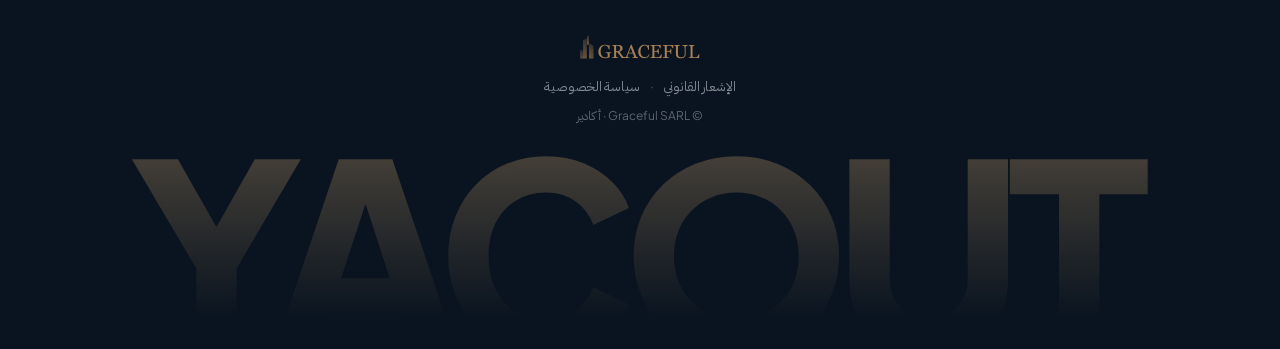
<file: ar/video/index.html>
<!doctype html>
<html lang="ar" dir="rtl" data-root="../../" data-thanks="../merci/">
<head>
  <meta charset="utf-8">
  <meta name="viewport" content="width=device-width, initial-scale=1, viewport-fit=cover">
  <title>ياقوت من Graceful | شقق جديدة في وسط مدينة أكادير</title>
  <meta name="description" content="ياقوت، مشروع جديد من Graceful في وسط مدينة أكادير: استوديوهات من 41 إلى 46 م² وشقق بغرفتين من 61 إلى 73 م²، ابتداءً من 8 500 درهم/⁠م². تسبيق 30% ثم أقساط.">
  <meta name="theme-color" content="#0B1522">
  <link rel="canonical" href="https://form.graceful-agency.ma/ar/video/">
  <meta name="robots" content="noindex, follow">
  <link rel="alternate" hreflang="fr" href="https://form.graceful-agency.ma/video/">
  <link rel="alternate" hreflang="ar" href="https://form.graceful-agency.ma/ar/video/">
  <link rel="alternate" hreflang="x-default" href="https://form.graceful-agency.ma/video/">

  <meta property="og:type" content="website">
  <meta property="og:url" content="https://form.graceful-agency.ma/ar/video/">
  <meta property="og:locale" content="ar_MA">
  <meta property="og:locale:alternate" content="fr_FR">
  <meta property="og:site_name" content="Graceful">
  <meta property="og:title" content="ياقوت من Graceful | شقق جديدة في وسط مدينة أكادير">
  <meta property="og:description" content="استوديوهات وشقق بغرفتين في وسط مدينة أكادير، ابتداءً من 8 500 درهم/⁠م². تسبيق 30% ثم أقساط.">
  <meta property="og:image" content="https://form.graceful-agency.ma/assets/img/og-yacout.jpg">
  <meta property="og:image:width" content="1200">
  <meta property="og:image:height" content="630">
  <meta property="og:image:alt" content="إقامة ياقوت عند غروب الشمس في أكادير، تصميم ثلاثي الأبعاد">
  <meta name="twitter:card" content="summary_large_image">

  <link rel="icon" href="../../assets/img/favicon.svg" type="image/svg+xml">
  <link rel="icon" href="../../assets/img/favicon-32.png" sizes="32x32" type="image/png">
  <link rel="apple-touch-icon" href="../../assets/img/apple-touch-icon.png">

  <link rel="preload" href="../../assets/fonts/plus-jakarta-sans-var.woff2" as="font" type="font/woff2" crossorigin>
  <link rel="preload" href="../../assets/fonts/ibm-plex-sans-arabic-700.woff2" as="font" type="font/woff2" crossorigin>
  <link rel="preload" href="../../assets/fonts/ibm-plex-sans-arabic-400.woff2" as="font" type="font/woff2" crossorigin>
  <link rel="preload" as="image" href="../../assets/img/yacout-vsl-poster-540.webp" imagesrcset="../../assets/img/yacout-vsl-poster-360.webp 360w, ../../assets/img/yacout-vsl-poster-540.webp 540w, ../../assets/img/yacout-vsl-poster-720.webp 720w" imagesizes="(min-width: 1024px) 405px, min(36vh, 92vw)" fetchpriority="high">
  <link rel="stylesheet" href="../../assets/css/core.css">
  <link rel="stylesheet" href="../../assets/css/vsl.css">
  <link rel="stylesheet" href="../../assets/css/rtl.css">
  <script>document.documentElement.classList.add('js');</script>

  <script src="../../assets/js/config.js" defer></script>
  <script src="../../assets/js/tracking.js" defer></script>
  <script src="../../assets/js/main.js" defer></script>
  <script src="../../assets/js/vsl.js" defer></script>
</head>
<body>
  <noscript><img height="1" width="1" style="display:none" alt="" src="https://www.facebook.com/tr?id=1772189427400389&amp;ev=PageView&amp;noscript=1"></noscript>
  <svg width="0" height="0" class="visually-hidden" aria-hidden="true" focusable="false">
    <symbol id="i-check" viewBox="0 0 24 24"><path d="m5 12.5 4.5 4.5L19 7.5" fill="none" stroke="currentColor" stroke-width="1.8" stroke-linecap="round" stroke-linejoin="round"/></symbol>
    <symbol id="i-arrow" viewBox="0 0 24 24"><path d="M5 12h14M13 6l6 6-6 6" fill="none" stroke="currentColor" stroke-width="1.8" stroke-linecap="round" stroke-linejoin="round"/></symbol>
    <symbol id="i-left" viewBox="0 0 24 24"><path d="m15 5-7 7 7 7" fill="none" stroke="currentColor" stroke-width="1.6" stroke-linecap="round" stroke-linejoin="round"/></symbol>
    <symbol id="i-right" viewBox="0 0 24 24"><path d="m9 5 7 7-7 7" fill="none" stroke="currentColor" stroke-width="1.6" stroke-linecap="round" stroke-linejoin="round"/></symbol>
    <symbol id="i-close" viewBox="0 0 24 24"><path d="M6 6l12 12M18 6 6 18" fill="none" stroke="currentColor" stroke-width="1.6" stroke-linecap="round"/></symbol>
    <symbol id="i-lock" viewBox="0 0 24 24"><rect x="5" y="10.5" width="14" height="10" rx="1.5" fill="none" stroke="currentColor" stroke-width="1.4"/><path d="M8 10.5V8a4 4 0 0 1 8 0v2.5" fill="none" stroke="currentColor" stroke-width="1.4"/></symbol>
    <symbol id="i-play" viewBox="0 0 24 24"><path d="M8 5.5v13l10.5-6.5z" fill="currentColor"/></symbol>
    <symbol id="i-clock" viewBox="0 0 24 24"><circle cx="12" cy="12" r="8.5" fill="none" stroke="currentColor" stroke-width="1.4"/><path d="M12 7.5V12l3 2" fill="none" stroke="currentColor" stroke-width="1.4" stroke-linecap="round"/></symbol>
    <symbol id="i-sound" viewBox="0 0 24 24"><path d="M4 9.5v5h3.5L12 18.5v-13L7.5 9.5H4Z" fill="currentColor"/><path d="M15.5 9a4.2 4.2 0 0 1 0 6M18 6.5a7.8 7.8 0 0 1 0 11" fill="none" stroke="currentColor" stroke-width="1.8" stroke-linecap="round"/></symbol>
    <symbol id="i-replay" viewBox="0 0 24 24"><path d="M5 12a7 7 0 1 0 2.2-5.1M5 4.5V9h4.5" fill="none" stroke="currentColor" stroke-width="1.7" stroke-linecap="round" stroke-linejoin="round"/></symbol>
  </svg>

  <header class="site-header" data-header>
    <div class="container header-inner">
      <img class="header-logo" src="../../assets/img/logo-graceful-header.svg" alt="Graceful" width="196" height="38">
      <div class="header-actions">
        <p class="header-price"><span class="live-dot" aria-hidden="true"></span>تم بيع أكثر من 65% · ابتداءً من <strong>8&nbsp;500&nbsp;درهم/⁠م²</strong></p>
        <a class="btn btn-gold btn-sm" href="#formulaire" data-cta>اكتشفوا المزيد</a>
      </div>
    </div>
  </header>

  <main>
    <!-- ============ VIDÉO + FORMULAIRE ============ -->
    <section class="hero vsl-hero" aria-labelledby="hero-title">
      <div class="hero-bg" aria-hidden="true"></div>
      <div class="container vsl-grid">
        <div class="vsl-copy">
          <h1 id="hero-title">شقق جديدة <span class="h1-place">في <em>وسط مدينة</em> أكادير،</span> <span class="h1-price">ابتداءً من <span class="gold">8&nbsp;500&nbsp;درهم/⁠م²</span></span></h1>
        </div>

        <figure class="vsl" data-vsl>
          <div class="vsl-frame">
            <img class="vsl-poster" src="../../assets/img/yacout-vsl-poster-540.webp"
                 srcset="../../assets/img/yacout-vsl-poster-360.webp 360w, ../../assets/img/yacout-vsl-poster-540.webp 540w, ../../assets/img/yacout-vsl-poster-720.webp 720w"
                 sizes="(min-width: 1024px) 405px, min(36vh, 92vw)"
                 width="720" height="1280" fetchpriority="high"
                 alt="المستشار يقدم إقامة ياقوت، ابتداءً من 8 500 درهم للمتر المربع">
            <video class="vsl-video" data-src="../../assets/vid/yacout-vsl-720.mp4" data-src-low="../../assets/vid/yacout-vsl-480.mp4" tabindex="0" playsinline disablepictureinpicture disableremoteplayback preload="none" aria-label="فيديو تقديم إقامة ياقوت"></video>
            <button class="vsl-play" type="button" data-vsl-play aria-label="تشغيل الفيديو"><svg class="icon" aria-hidden="true"><use href="#i-play"/></svg></button>
            <button class="vsl-sound" type="button" data-vsl-sound hidden><svg class="icon" aria-hidden="true"><use href="#i-sound"/></svg>تشغيل الصوت</button>
            <div class="vsl-end" data-vsl-end hidden>
              <a class="btn btn-gold btn-arrow" href="#formulaire" data-cta><span>اكتشفوا المزيد</span><svg class="icon" aria-hidden="true"><use href="#i-arrow"/></svg></a>
              <button class="vsl-replay" type="button" data-vsl-replay><svg class="icon" aria-hidden="true"><use href="#i-replay"/></svg>إعادة مشاهدة الفيديو</button>
            </div>
            <div class="vsl-bar" aria-hidden="true"><span data-vsl-bar></span></div>
          </div>
          <figcaption class="vsl-note">فيديو غير تعاقدي</figcaption>
        </figure>

        <div class="hero-form" id="formulaire" tabindex="-1">
          <form class="lead-form card-form" data-location="hero" novalidate>
            <div class="sold" aria-hidden="true">
              <div class="sold-top"><span><span class="live-dot" aria-hidden="true"></span>الحجز مفتوح</span><strong>تم بيع أكثر من 65%</strong></div>
              <div class="sold-bar"><span></span></div>
            </div>

            <div class="form-step" data-step="1">
              <h2 class="form-title">احصلوا على مزيد من المعلومات</h2>
              <p class="form-intro">سيتصل بكم أحد مستشارينا.</p>
              <p class="form-chosen" data-chosen hidden>طلبكم: <strong data-chosen-label></strong></p>

              <div class="field">
                <label for="hero-name">الاسم الكامل</label>
                <input id="hero-name" name="full_name" type="text" autocomplete="name" autocapitalize="words" required maxlength="80" placeholder="مثال: كريم العلوي" aria-describedby="hero-name-err">
                <p class="field-error" id="hero-name-err" aria-live="polite"></p>
              </div>

              <div class="field">
                <label for="hero-phone">رقم واتساب</label>
                <div class="phone-row">
                  <div class="cc">
                    <span class="cc-label" aria-hidden="true">+212</span>
                    <select name="phone_country" aria-label="رمز البلد" data-country></select>
                  </div>
                  <input id="hero-phone" name="phone" type="tel" inputmode="tel" autocomplete="tel-national" required maxlength="20" placeholder="06 12 34 56 78" aria-describedby="hero-phone-err">
                </div>
                <p class="field-error" id="hero-phone-err" aria-live="polite"></p>
              </div>

              <div class="field">
                <label for="hero-city">مدينة الإقامة</label>
                <input id="hero-city" name="residence" type="text" autocomplete="address-level2" autocapitalize="words" required maxlength="60" placeholder="مثال: أكادير، الدار البيضاء، باريس" aria-describedby="hero-city-err">
                <p class="field-error" id="hero-city-err" aria-live="polite"></p>
              </div>

              <button class="btn btn-gold btn-block btn-arrow" type="submit" data-submit><span data-label>اكتشفوا المزيد</span><svg class="icon" aria-hidden="true"><use href="#i-arrow"/></svg></button>
              <p class="form-status" role="alert" data-status></p>
              <ul class="form-meta">
                <li><svg class="icon" aria-hidden="true"><use href="#i-lock"/></svg>معلوماتكم تبقى سرية.</li>
                <li><svg class="icon" aria-hidden="true"><use href="#i-clock"/></svg><span>متاحون على مدار الساعة.</span></li>
              </ul>
            </div>

            <div class="form-step" data-step="2" hidden>
              <div class="form-progress">
                <p class="form-ok"><svg class="icon" aria-hidden="true"><use href="#i-check"/></svg>تم إرسال الطلب</p>
                <p class="form-progress-label">الخطوة الأخيرة</p>
              </div>
              <h2 class="form-title" tabindex="-1" data-step2-title>3 أسئلة لننصحكم بشكل أفضل</h2>

              <!-- Valeurs envoyées au CRM en français, comme sur la page française -->
              <fieldset class="choices">
                <legend>نوع العقار</legend>
                <label class="chip"><input type="radio" name="property_type" value="Studio"><span>استوديو</span></label>
                <label class="chip"><input type="radio" name="property_type" value="Appartement 2 chambres"><span>شقة بغرفتين</span></label>
              </fieldset>
              <fieldset class="choices">
                <legend>الهدف</legend>
                <label class="chip"><input type="radio" name="goal" value="Habiter"><span>السكن</span></label>
                <label class="chip"><input type="radio" name="goal" value="Investir"><span>الاستثمار</span></label>
              </fieldset>
              <fieldset class="choices">
                <legend>موعد الشراء</legend>
                <label class="chip"><input type="radio" name="timeline" value="Immédiatement"><span>فورًا</span></label>
                <label class="chip"><input type="radio" name="timeline" value="Ce mois-ci"><span>هذا الشهر</span></label>
                <label class="chip"><input type="radio" name="timeline" value="Entre 1 et 3 mois"><span>بين شهر و3 أشهر</span></label>
              </fieldset>

              <button class="btn btn-gold btn-block btn-arrow" type="button" data-finish><span data-label>إنهاء</span><svg class="icon" aria-hidden="true"><use href="#i-arrow"/></svg></button>
              <p class="form-status" role="alert" data-status2></p>
            </div>
          </form>
        </div>
      </div>
    </section>

    <!-- ============ CARROUSEL DES INTÉRIEURS ============ -->
    <section class="section section-dark gallery-section vsl-gallery" aria-labelledby="gallery-title">
      <div class="container gallery-head">
        <div>
          <p class="eyebrow">الفضاءات الداخلية</p>
          <h2 id="gallery-title" class="section-title">اكتشفوا <em>الفضاءات الداخلية</em></h2>
        </div>
        <div class="gallery-nav" data-gallery-nav>
          <span class="gallery-count" data-gallery-count aria-hidden="true" dir="ltr">1 / 6</span>
          <button class="round-btn" type="button" data-gallery-prev aria-label="الصورة السابقة"><svg class="icon" aria-hidden="true"><use href="#i-right"/></svg></button>
          <button class="round-btn" type="button" data-gallery-next aria-label="الصورة التالية"><svg class="icon" aria-hidden="true"><use href="#i-left"/></svg></button>
        </div>
      </div>
      <div class="gallery-wrap">
        <ul class="gallery" data-gallery tabindex="0" aria-label="صور الفضاءات الداخلية (اسحبوا لرؤية المزيد)">
          <li class="g-item"><button type="button" class="g-open" data-zoom="0" aria-label="تكبير: المطبخ"><img src="../../assets/img/interieur-cuisine.webp" srcset="../../assets/img/interieur-cuisine-800.webp 800w, ../../assets/img/interieur-cuisine.webp 1080w" sizes="(min-width: 1024px) 380px, (min-width: 768px) 58vw, 86vw" width="1080" height="810" loading="lazy" decoding="async" alt="مطبخ مجهز: خزائن بيضاء لامعة وسطح عمل من الرخام الأسود وجدار من الرخام الأبيض"></button><span class="g-cap">المطبخ</span></li>
          <li class="g-item"><button type="button" class="g-open" data-zoom="1" aria-label="تكبير: صالون الاستوديو"><img src="../../assets/img/interieur-studio.webp" srcset="../../assets/img/interieur-studio-800.webp 800w, ../../assets/img/interieur-studio.webp 1586w" sizes="(min-width: 1024px) 380px, (min-width: 768px) 58vw, 86vw" width="1586" height="992" loading="lazy" decoding="async" alt="مثال لتأثيث استوديو: صالون بأريكة فاتحة، ركن للأكل ومطبخ مجهز بخشب فاتح"></button><span class="g-cap">صالون الاستوديو · صورة توضيحية</span></li>
          <li class="g-item"><button type="button" class="g-open" data-zoom="2" aria-label="تكبير: ركن النوم في الاستوديو"><img src="../../assets/img/interieur-studio-coin-nuit.webp" srcset="../../assets/img/interieur-studio-coin-nuit-800.webp 800w, ../../assets/img/interieur-studio-coin-nuit.webp 1586w" sizes="(min-width: 1024px) 380px, (min-width: 768px) 58vw, 86vw" width="1586" height="992" loading="lazy" decoding="async" alt="مثال لتأثيث ركن النوم في استوديو: سرير مزدوج بجانب جدار من الخشب الفاتح، ستارة خفيفة، والصالون في الخلفية"></button><span class="g-cap">ركن النوم في الاستوديو · صورة توضيحية</span></li>
          <li class="g-item"><button type="button" class="g-open" data-zoom="3" aria-label="تكبير: صالون الشقة بغرفتين"><img src="../../assets/img/interieur-2-chambres.webp" srcset="../../assets/img/interieur-2-chambres-800.webp 800w, ../../assets/img/interieur-2-chambres.webp 1586w" sizes="(min-width: 1024px) 380px, (min-width: 768px) 58vw, 86vw" width="1586" height="992" loading="lazy" decoding="async" alt="مثال لتأثيث شقة بغرفتين: صالون بثريا كريستالية، ركن للأكل، مطبخ مفتوح وشرفة"></button><span class="g-cap">صالون الشقة بغرفتين · صورة توضيحية</span></li>
          <li class="g-item"><button type="button" class="g-open" data-zoom="4" aria-label="تكبير: غرفة النوم"><img src="../../assets/img/interieur-chambre.webp" srcset="../../assets/img/interieur-chambre-800.webp 800w, ../../assets/img/interieur-chambre.webp 1586w" sizes="(min-width: 1024px) 380px, (min-width: 768px) 58vw, 86vw" width="1586" height="992" loading="lazy" decoding="async" alt="مثال لتأثيث غرفة نوم: سرير مزدوج، رأس سرير من الخشب الفاتح، كرسي بوكليه وإطلالة على الأسطح عند الغروب"></button><span class="g-cap">غرفة النوم · صورة توضيحية</span></li>
          <li class="g-item"><button type="button" class="g-open" data-zoom="5" aria-label="تكبير: الحمام"><img src="../../assets/img/interieur-salle-de-bain.webp" srcset="../../assets/img/interieur-salle-de-bain-800.webp 800w, ../../assets/img/interieur-salle-de-bain.webp 1586w" sizes="(min-width: 1024px) 380px, (min-width: 768px) 58vw, 86vw" width="1586" height="992" loading="lazy" decoding="async" alt="مثال لتأثيث حمام: مغسلة على خزانة من الخشب الفاتح، مرآة دائرية بإضاءة خلفية، دش زجاجي"></button><span class="g-cap">الحمام · صورة توضيحية</span></li>
        </ul>
      </div>
      <div class="container gallery-foot">
        <p class="disclaimer">صور غير تعاقدية</p>
        <a class="btn btn-gold btn-arrow" href="#formulaire" data-cta><span>يهمّني</span><svg class="icon" aria-hidden="true"><use href="#i-arrow"/></svg></a>
      </div>
    </section>
  </main>

  <!-- Version vidéo : pied de page court, comme la version express -->
  <footer class="site-footer">
    <div class="container footer-inner">
      <img class="footer-logo" src="../../assets/img/logo-graceful-header.svg" alt="Graceful" width="196" height="38" loading="lazy">
      <!-- Pages légales : version française uniquement -->
      <nav class="footer-links" aria-label="معلومات قانونية"><a href="../../mentions-legales/" hreflang="fr">الإشعار القانوني</a><a href="../../politique-de-confidentialite/" hreflang="fr">سياسة الخصوصية</a></nav>
      <p>© Graceful SARL · أكادير</p>
    </div>
    <p class="footer-word" aria-hidden="true">YACOUT</p>
  </footer>

  <div class="sticky-cta is-hidden" data-sticky>
    <p class="sticky-price"><small><span class="live-dot" aria-hidden="true"></span>تم بيع أكثر من 65%</small>من 8&nbsp;500&nbsp;درهم/⁠م²</p>
    <a class="btn btn-gold" href="#formulaire" data-cta>اكتشفوا المزيد</a>
  </div>

  <dialog class="lightbox" data-lightbox aria-label="عارض الصور">
    <div class="lb-top">
      <p class="lb-caption" data-lb-caption></p>
      <button class="round-btn" type="button" data-lb-close aria-label="إغلاق"><svg class="icon" aria-hidden="true"><use href="#i-close"/></svg></button>
    </div>
    <div class="lb-stage" data-lb-stage>
      <img data-lb-img alt="">
    </div>
    <div class="lb-bottom">
      <div class="lb-arrows" data-lb-arrows>
        <button class="round-btn" type="button" data-lb-prev aria-label="الصورة السابقة"><svg class="icon" aria-hidden="true"><use href="#i-right"/></svg></button>
        <button class="round-btn" type="button" data-lb-next aria-label="الصورة التالية"><svg class="icon" aria-hidden="true"><use href="#i-left"/></svg></button>
      </div>
      <a class="btn btn-gold btn-arrow" href="#formulaire" data-cta data-lb-cta><span>يهمّني</span><svg class="icon" aria-hidden="true"><use href="#i-arrow"/></svg></a>
    </div>
  </dialog>

</body>
</html>
</file>
<file: assets/css/core.css>
/* ==========================================================================
   Yacout by Graceful : styles du premier écran et des versions vidéo
   (base, en-tête, hero, formulaire, galerie, visionneuse, pied de page court).
   Palette : Bleu nuit Atlantique · Police : Plus Jakarta Sans · Style : moderne premium
   Mobile d'abord : les règles de base visent le téléphone, les blocs
   min-width 768px (tablette) et 1024px (ordinateur) les enrichissent.
   Le reste est dans style.css, chargé sans bloquer le premier affichage.
   ========================================================================== */

@font-face {
  font-family: "Plus Jakarta Sans";
  src: url("../fonts/plus-jakarta-sans-var.woff2") format("woff2");
  font-weight: 200 800; font-style: normal; font-display: swap;
}
@font-face {
  font-family: "Plus Jakarta Sans";
  src: url("../fonts/plus-jakarta-sans-var-italic.woff2") format("woff2");
  font-weight: 200 800; font-style: italic; font-display: swap;
}

:root {
  --navy: #0F1C2C;          /* fond principal */
  --navy-2: #16273C;        /* surfaces sombres (cartes) */
  --navy-3: #0A1420;        /* pied de page, fond le plus profond */
  --navy-line: rgba(255, 255, 255, .09);
  --sand: #F4F0E8;          /* sections claires */
  --sand-2: #EAE3D6;
  --paper: #FBF9F4;         /* sections très claires */
  --gold: #C9A06B;          /* boutons et accents sur fond sombre (7,1:1 sur le bleu nuit) */
  --gold-hover: #D7B27F;
  --gold-ink: #7E5A30;      /* or lisible sur fond clair (5,4:1 sur le sable) */
  --gold-soft: rgba(201, 160, 107, .14);
  --gold-line: rgba(201, 160, 107, .35);
  --white: #FFFFFF;
  --mist: #C3C9D1;          /* texte secondaire sur fond sombre */
  --ink: #0F1C2C;           /* texte sur fond clair */
  --muted: #5A564F;         /* texte secondaire sur fond clair */
  --line-light: #E6DFD1;
  --field-border: #CFC6B6;
  --error: #A1261B;
  --success: #2F6B3A;
  --live: #4ADE80;

  --font: "Plus Jakarta Sans", system-ui, -apple-system, "Segoe UI", Roboto, Arial, sans-serif;
  --ease: cubic-bezier(.2, .7, .2, 1);

  --gutter: 16px;
  --r-sm: 12px;
  --r: 20px;
  --r-lg: 28px;
  --shadow-card: 0 1px 2px rgba(15, 28, 44, .04), 0 18px 40px -22px rgba(15, 28, 44, .28);
  --shadow-pop: 0 40px 90px -30px rgba(0, 0, 0, .7);
  --section-y: 56px;
  --header-h: 64px;
}

/* ---------- Base ---------- */
*, *::before, *::after { box-sizing: border-box; }
html { -webkit-text-size-adjust: 100%; scroll-behavior: smooth; interpolate-size: allow-keywords; }
body {
  margin: 0; background: var(--navy); color: var(--white);
  font-family: var(--font); font-size: 16px; line-height: 1.6;
  -webkit-font-smoothing: antialiased; overflow-x: hidden;
}
img { display: block; max-width: 100%; height: auto; }
h1, h2, h3 { margin: 0; font-weight: 800; line-height: 1.08; letter-spacing: -0.035em; text-wrap: balance; }
h1 em, h2 em, h3 em { font-style: italic; font-weight: 700; }
p { margin: 0; }
a { color: inherit; }
ul, ol { margin: 0; padding: 0; list-style: none; }
figure { margin: 0; }
button, input, select { font: inherit; color: inherit; }
:focus-visible { outline: 2px solid var(--gold); outline-offset: 3px; }
.visually-hidden { position: absolute !important; width: 1px; height: 1px; overflow: hidden; clip: rect(0 0 0 0); white-space: nowrap; }
.gold { color: var(--gold); }
.icon { width: 20px; height: 20px; flex: none; }
.container { width: 100%; max-width: 1200px; margin: 0 auto; padding: 0 max(var(--gutter), env(safe-area-inset-right)) 0 max(var(--gutter), env(safe-area-inset-left)); }

/* Point « en direct » */
.live-dot { position: relative; display: inline-block; width: 8px; height: 8px; flex: none; border-radius: 50%; background: var(--live); }
.live-dot::after { content: ""; position: absolute; inset: 0; border-radius: 50%; background: var(--live); animation: ping 2s var(--ease) infinite; }

/* ---------- Boutons ---------- */
.btn {
  display: inline-flex; align-items: center; justify-content: center; gap: 10px;
  min-height: 54px; padding: 14px 28px;
  border: 0; border-radius: 999px;
  font-family: var(--font); font-size: 15.5px; font-weight: 700; line-height: 1.2; letter-spacing: -.005em;
  text-align: center; text-decoration: none; cursor: pointer;
  transition: background-color .25s var(--ease), transform .25s var(--ease), box-shadow .25s var(--ease), border-color .25s;
}
.btn-gold {
  background: linear-gradient(180deg, #D6B27F 0%, var(--gold) 100%); color: var(--navy);
  box-shadow: inset 0 1px 0 rgba(255, 255, 255, .35), 0 10px 26px -10px rgba(201, 160, 107, .75);
}
/* survols réservés aux souris : sur écran tactile, l'effet resterait collé après l'appui */
@media (hover: hover) {
  .btn-gold:hover { background: var(--gold-hover); transform: translateY(-1px); box-shadow: inset 0 1px 0 rgba(255, 255, 255, .35), 0 16px 34px -12px rgba(201, 160, 107, .9); }
  .btn-arrow:hover .icon { transform: translateX(4px); }
}
.btn-gold:active { transform: translateY(1px); }
.btn-arrow .icon { width: 18px; height: 18px; transition: transform .25s var(--ease); }
.btn-sm { min-height: 44px; padding: 10px 18px; font-size: 14px; }
.btn-block { display: flex; width: 100%; }
.btn[disabled] { opacity: .75; cursor: progress; transform: none; }
.round-btn {
  display: inline-grid; place-items: center; width: 48px; height: 48px; flex: none;
  border: 1px solid rgba(255, 255, 255, .18); border-radius: 50%; background: rgba(255, 255, 255, .06); color: var(--white); cursor: pointer;
  transition: background-color .2s, color .2s, border-color .2s;
}
@media (hover: hover) { .round-btn:hover { background: var(--gold); border-color: var(--gold); color: var(--navy); } }
.round-btn:active { background: rgba(255, 255, 255, .16); }

/* ---------- Sections et titres ---------- */
.section { position: relative; padding: var(--section-y) 0; }
.section-ivory { background: var(--sand); color: var(--ink); }
.section-dark { background: var(--navy); color: var(--white); }
.eyebrow {
  display: inline-flex; align-items: center; gap: 8px; margin-bottom: 12px; padding: 5px 12px;
  border-radius: 999px; background: var(--gold-soft);
  font-size: 12px; font-weight: 700; letter-spacing: .08em; text-transform: uppercase; color: var(--gold);
}
.eyebrow::before { content: ""; width: 6px; height: 6px; border-radius: 50%; background: currentColor; }
.section-ivory .eyebrow { color: var(--gold-ink); background: rgba(126, 90, 48, .1); }
.section-title { font-size: 30px; }
.section-ivory .section-title em { color: var(--gold-ink); }
.section-dark .section-title em { color: var(--gold); }
.img-note {
  position: absolute; right: 12px; top: 12px; padding: 4px 10px; border-radius: 999px;
  background: rgba(15, 28, 44, .6); color: rgba(255, 255, 255, .85); font-size: 12px;
  -webkit-backdrop-filter: blur(8px); backdrop-filter: blur(8px);
}

/* ---------- En-tête ---------- */
.site-header {
  position: sticky; top: 0; z-index: 40;
  background: rgba(15, 28, 44, .78); border-bottom: 1px solid var(--navy-line);
  -webkit-backdrop-filter: saturate(1.4) blur(14px); backdrop-filter: saturate(1.4) blur(14px);
}
.header-inner { display: flex; align-items: center; justify-content: space-between; gap: 16px; min-height: var(--header-h); }
.header-logo { width: 140px; height: auto; }
.header-actions { display: flex; align-items: center; gap: 20px; }
.header-price { display: none; align-items: center; gap: 10px; font-size: 14px; color: var(--mist); }
.header-price strong { color: var(--white); font-weight: 700; }

/* ---------- Hero ---------- */
.hero { position: relative; overflow: clip; padding: 20px 0 40px; isolation: isolate; }
.hero-bg {
  position: absolute; inset: 0; z-index: -1; pointer-events: none;
  background:
    radial-gradient(60% 50% at 85% 10%, rgba(201, 160, 107, .20), transparent 70%),
    radial-gradient(50% 40% at 0% 90%, rgba(70, 110, 160, .22), transparent 70%),
    linear-gradient(180deg, var(--navy) 0%, var(--navy-3) 100%);
}
.hero-bg::after {
  content: ""; position: absolute; inset: 0; opacity: .5;
  background-image: linear-gradient(rgba(255, 255, 255, .035) 1px, transparent 1px), linear-gradient(90deg, rgba(255, 255, 255, .035) 1px, transparent 1px);
  background-size: 56px 56px;
  -webkit-mask-image: radial-gradient(70% 60% at 50% 30%, #000 30%, transparent 80%); mask-image: radial-gradient(70% 60% at 50% 30%, #000 30%, transparent 80%);
}
.hero-grid { display: flex; flex-direction: column; }
.hero-copy { position: relative; }
.badge {
  display: inline-flex; align-items: center; gap: 10px; margin-bottom: 14px; padding: 7px 14px 7px 12px;
  border: 1px solid rgba(255, 255, 255, .14); border-radius: 999px; background: rgba(255, 255, 255, .05);
  font-size: 12.5px; font-weight: 600; color: var(--white);
}
.hero h1 { font-size: 33px; line-height: 1.04; letter-spacing: -.04em; }
.hero h1 em { color: var(--gold); white-space: nowrap; }
.h1-price { display: block; white-space: nowrap; }
.hero-sub { margin-top: 12px; max-width: 34em; font-size: 15.5px; line-height: 1.55; color: var(--mist); }

.reassurance { display: flex; flex-wrap: wrap; gap: 6px; margin-top: 16px; }
.reassurance li {
  display: inline-flex; align-items: center; gap: 8px; padding: 6px 12px 6px 8px; white-space: nowrap;
  border-radius: 999px; background: rgba(255, 255, 255, .06); border: 1px solid rgba(255, 255, 255, .1);
  font-size: 13px; font-weight: 600; line-height: 1.3;
}
.reassurance .icon { width: 18px; height: 18px; color: var(--gold); }

.hero-media { position: relative; margin-top: 20px; }
.hero-frame { position: relative; overflow: hidden; border-radius: var(--r); box-shadow: var(--shadow-pop); }
.hero-frame img { width: 100%; aspect-ratio: 760 / 430; object-fit: cover; }
.hero-frame::after { content: ""; position: absolute; inset: 0; pointer-events: none; border-radius: inherit; box-shadow: inset 0 0 0 1px rgba(255, 255, 255, .1); background: linear-gradient(180deg, transparent 55%, rgba(10, 20, 32, .55)); }
.hero-prices { display: grid; grid-template-columns: 1fr 1fr; gap: 8px; margin-top: 8px; }
.hero-prices > span {
  padding: 10px 12px; border-radius: var(--r-sm); background: var(--navy-2); border: 1px solid var(--navy-line);
  font-size: 16.5px; font-weight: 800; letter-spacing: -.02em; line-height: 1.2; color: var(--gold); white-space: nowrap;
}
.hero-prices small { display: block; margin-bottom: 4px; font-size: 12px; font-weight: 600; letter-spacing: 0; color: var(--mist); }

.hero-form { margin-top: 16px; scroll-margin-top: calc(var(--header-h) + 12px); }
.hero-form:focus { outline: none; }

/* ---------- Vidéo du hero ---------- */
.hero-video { position: absolute; inset: 0; width: 100%; height: 100%; object-fit: cover; opacity: 0; transition: opacity 1.2s var(--ease); pointer-events: none; }
.hero-video.is-playing { opacity: 1; }

/* ---------- Formulaire ---------- */
.card-form {
  position: relative; background: var(--white); color: var(--ink);
  padding: 20px 18px 18px; border-radius: 24px;
  box-shadow: var(--shadow-pop), 0 0 0 1px rgba(255, 255, 255, .06);
}
.sold { margin: -4px 0 16px; padding: 12px 14px; border-radius: var(--r-sm); background: var(--sand); }
/* tient sur une ligne dès 360 px ; en dessous, « +65 % vendu » passe à la ligne, calé à droite */
.sold-top { display: flex; flex-wrap: wrap; justify-content: space-between; align-items: center; gap: 2px 8px; font-size: 12px; font-weight: 600; color: var(--muted); }
.sold-top > span { display: inline-flex; align-items: center; gap: 8px; white-space: nowrap; }
.sold-top .live-dot { background: #22A35A; }
.sold-top .live-dot::after { background: #22A35A; }
.sold-top strong { margin-left: auto; color: var(--gold-ink); font-weight: 800; white-space: nowrap; }
.sold-bar { position: relative; height: 6px; margin-top: 10px; border-radius: 999px; background: var(--sand-2); overflow: hidden; }
.sold-bar span { position: absolute; inset: 0 auto 0 0; width: 65%; border-radius: inherit; background: linear-gradient(90deg, #D6B27F, var(--gold-ink)); transform-origin: left; }
.js .sold-bar span { animation: grow 1.4s .3s var(--ease) both; }
.form-title { font-size: 22px; letter-spacing: -.03em; color: var(--ink); }
.form-title:focus { outline: none; }
.form-intro { margin-top: 6px; color: var(--muted); font-size: 15px; }
.form-chosen { margin-top: 14px; padding: 10px 14px; border-radius: var(--r-sm); background: var(--gold-soft); font-size: 15px; }
.field { position: relative; margin-top: 14px; }
.field label { display: block; margin-bottom: 6px; font-size: 14px; font-weight: 700; }
.field input, .cc select {
  width: 100%; min-height: 54px; padding: 12px 14px;
  background: var(--paper); color: var(--ink);
  border: 1.5px solid var(--field-border); border-radius: var(--r-sm);
  font-size: 16px; /* évite le zoom iOS */
  transition: border-color .2s, box-shadow .2s, background-color .2s;
}
.field input::placeholder { color: #9A9184; }
.field input:hover, .cc select:hover { border-color: #B3A893; }
.field input:focus, .cc select:focus { outline: none; background: var(--white); border-color: var(--gold-ink); box-shadow: 0 0 0 4px rgba(201, 160, 107, .25); }
.field input[aria-invalid="true"] { border-color: var(--error); box-shadow: 0 0 0 3px rgba(161, 38, 27, .12); }
.phone-row { display: flex; gap: 8px; }
.phone-row input { flex: 1; min-width: 0; letter-spacing: .02em; }
.cc { position: relative; flex: none; width: 88px; }
.cc select { appearance: none; -webkit-appearance: none; color: transparent; cursor: pointer; padding: 0; }
.cc select option { color: var(--ink); }
.cc-label { position: absolute; inset: 0; display: flex; align-items: center; justify-content: center; gap: 8px; pointer-events: none; font-weight: 700; color: var(--ink); }
.cc-label::after { content: ""; width: 7px; height: 7px; border-right: 1.5px solid currentColor; border-bottom: 1.5px solid currentColor; transform: translateY(-2px) rotate(45deg); }
.field-error { margin-top: 6px; font-size: 14px; font-weight: 600; color: var(--error); }
.field-error:empty { display: none; }
.card-form .btn { margin-top: 20px; min-height: 58px; padding-left: 16px; padding-right: 16px; font-size: 16px; }
.form-status { margin-top: 12px; font-size: 14px; font-weight: 600; color: var(--error); }
.form-status:empty { display: none; }
.form-meta { margin-top: 16px; padding-top: 14px; border-top: 1px solid var(--line-light); display: grid; gap: 8px; }
.form-meta li { display: flex; gap: 8px; font-size: 13px; line-height: 1.45; color: var(--muted); }
.form-meta .icon { width: 16px; height: 16px; margin-top: 1px; color: var(--gold-ink); }

.form-progress { display: flex; justify-content: space-between; align-items: center; gap: 12px; margin-bottom: 12px; }
.form-ok { display: inline-flex; align-items: center; gap: 6px; padding: 5px 12px 5px 8px; border-radius: 999px; background: rgba(47, 107, 58, .1); font-size: 13.5px; font-weight: 700; color: var(--success); }
.form-ok .icon { width: 18px; height: 18px; }
.form-progress-label { font-size: 12px; font-weight: 600; color: var(--muted); }
.choices { margin: 16px 0 0; padding: 0; border: 0; display: flex; flex-wrap: wrap; gap: 8px; }
.choices legend { padding: 0; margin-bottom: 8px; font-size: 14px; font-weight: 700; }
.chip { position: relative; }
.chip input { position: absolute; opacity: 0; inset: 0; margin: 0; cursor: pointer; }
.chip span {
  display: inline-flex; align-items: center; gap: 6px; min-height: 46px; padding: 10px 18px;
  background: var(--paper); border: 1.5px solid var(--field-border); border-radius: 999px;
  font-size: 15px; font-weight: 600; cursor: pointer; transition: background-color .15s, color .15s, border-color .15s;
}
.chip:hover span { border-color: var(--ink); }
.chip input:checked + span { background: var(--navy); border-color: var(--navy); color: var(--white); }
.chip input:checked + span::before { content: ""; width: 9px; height: 5px; border-left: 2px solid var(--gold); border-bottom: 2px solid var(--gold); transform: translateY(-2px) rotate(-45deg); }
.chip input:focus-visible + span { outline: 2px solid var(--gold-ink); outline-offset: 2px; }
.choices.is-missing legend { color: var(--error); }
.choices.is-missing .chip span { border-color: var(--error); }

/* Téléphone : étape 2 compacte, le rappel tient sur une ligne au-dessus des questions */
@media (max-width: 767px) {
  .form-progress { gap: 8px; margin-bottom: 10px; }
  .form-ok { padding: 3px 10px 3px 6px; font-size: 12.5px; line-height: 1.3; white-space: nowrap; }
  .form-ok .icon { width: 15px; height: 15px; }
  .form-progress-label { font-size: 12px; line-height: 1.3; white-space: nowrap; }
  .choices { margin-top: 12px; gap: 6px; }
  .choices legend { margin-bottom: 6px; }
  .chip span { min-height: 44px; padding: 8px 15px; font-size: 14.5px; }
}

/* ---------- Chiffres clés ---------- */
.proof { background: var(--navy-3); border-top: 1px solid var(--navy-line); border-bottom: 1px solid var(--navy-line); }
.proof-grid { display: grid; grid-template-columns: 1fr 1fr; }
.proof-grid li { padding: 18px 10px; text-align: center; }
.proof-grid li:nth-child(odd) { border-right: 1px solid var(--navy-line); }
.proof-grid li:nth-child(-n+2) { border-bottom: 1px solid var(--navy-line); }
.proof-grid strong { display: block; font-size: 27px; font-weight: 800; line-height: 1.05; letter-spacing: -.04em; color: var(--gold); }
.proof-grid small { font-size: .5em; letter-spacing: -.01em; }
.proof-grid span { display: block; margin-top: 6px; font-size: 12.5px; line-height: 1.35; color: var(--mist); }
.gallery-foot .btn { width: 100%; }
@media (hover: hover) {
  .g-item:hover img { transform: scale(1.04); }
}

/* ---------- Galerie ---------- */
.gallery-head { display: flex; flex-direction: column; align-items: flex-start; gap: 14px; margin-bottom: 20px; }
.gallery-nav { display: flex; align-items: center; gap: 8px; }
.gallery-count { margin-right: 6px; white-space: nowrap; font-size: 14px; font-weight: 600; color: var(--mist); font-variant-numeric: tabular-nums; }
.gallery {
  display: flex; gap: 12px; overflow-x: auto; scroll-snap-type: x mandatory;
  padding: 0 var(--gutter); scroll-padding: 0 var(--gutter);
  scrollbar-width: none; -webkit-overflow-scrolling: touch;
}
.gallery::-webkit-scrollbar { display: none; }
.g-item { position: relative; flex: 0 0 86%; scroll-snap-align: start; overflow: hidden; border-radius: var(--r); }
.g-open { display: block; width: 100%; padding: 0; border: 0; background: none; cursor: zoom-in; }
.g-item img { width: 100%; aspect-ratio: 4 / 3; object-fit: cover; transition: transform .8s var(--ease); }
.g-cap {
  position: absolute; left: 12px; bottom: 12px; padding: 6px 14px; pointer-events: none; white-space: nowrap; border-radius: 999px;
  background: rgba(15, 28, 44, .6); border: 1px solid rgba(255, 255, 255, .16); color: var(--white);
  -webkit-backdrop-filter: blur(10px); backdrop-filter: blur(10px);
  font-size: 13px; font-weight: 700;
}
.gallery-foot { display: flex; flex-direction: column; align-items: flex-start; gap: 14px; margin-top: 18px; }
.disclaimer { font-size: 13px; color: var(--mist); }

/* ---------- Pied de page ---------- */
.site-footer { position: relative; overflow: hidden; background: var(--navy-3); color: rgba(195, 201, 209, .65); padding: 36px 0 0; font-size: 13px; text-align: center; }
/* filet doré qui s'estompe vers les bords */
.site-footer::before { content: ""; position: absolute; left: 0; right: 0; top: 0; height: 1px; background: linear-gradient(90deg, transparent, var(--gold-line) 30%, var(--gold-line) 70%, transparent); }
.footer-inner { display: flex; flex-direction: column; align-items: center; }
.footer-logo { width: 120px; height: auto; opacity: .9; }
.footer-links { display: flex; flex-wrap: wrap; justify-content: center; align-items: center; gap: 0 10px; margin-top: 6px; }
.footer-links a { display: inline-flex; align-items: center; min-height: 44px; } /* zone d'appui au doigt */
.footer-links a + a::before { content: "·"; margin-right: 10px; color: rgba(195, 201, 209, .4); }
.footer-inner p { margin-top: 8px; font-size: 12px; color: rgba(195, 201, 209, .45); }
.site-footer a { color: inherit; text-decoration: none; transition: color .2s; }
.site-footer a:hover { color: var(--white); }
/* grand logotype doré qui se fond dans le bas de page (décoratif) */
.footer-word {
  margin: 20px 0 0; line-height: .78; white-space: nowrap; user-select: none; pointer-events: none;
  font-size: 25vw; font-weight: 800; letter-spacing: -.06em; text-indent: -.06em;
  background: linear-gradient(180deg, rgba(201, 160, 107, .32), rgba(201, 160, 107, 0) 85%);
  -webkit-background-clip: text; background-clip: text; color: transparent;
}

/* ---------- Barre collante mobile ---------- */
.sticky-cta {
  position: fixed; left: 10px; right: 10px; bottom: calc(10px + env(safe-area-inset-bottom)); z-index: 50;
  display: flex; align-items: center; justify-content: space-between; gap: 12px;
  padding: 8px 8px 8px 18px; border-radius: 999px;
  background: rgba(15, 28, 44, .88); border: 1px solid rgba(255, 255, 255, .14);
  -webkit-backdrop-filter: blur(14px); backdrop-filter: blur(14px);
  box-shadow: 0 18px 40px -12px rgba(0, 0, 0, .6);
  transition: transform .35s var(--ease), opacity .35s, visibility .35s;
}
.sticky-cta.is-hidden { transform: translateY(140%); opacity: 0; visibility: hidden; }
.sticky-price { font-size: 16px; font-weight: 800; letter-spacing: -.02em; line-height: 1.2; color: var(--white); }
.sticky-price small { display: flex; align-items: center; gap: 6px; font-size: 12px; font-weight: 600; letter-spacing: 0; color: var(--mist); }
.sticky-price .live-dot { width: 6px; height: 6px; }
.sticky-cta .btn { flex: none; min-height: 48px; padding: 12px 20px; font-size: 15px; }
/* espace réservé à la barre collante, dans le pied de page pour garder sa couleur */
.site-footer { padding-bottom: calc(24px + env(safe-area-inset-bottom)); }

/* ---------- Visionneuse ---------- */
.lightbox {
  width: 100vw; max-width: 100vw; height: 100dvh; max-height: 100dvh; margin: 0; padding: 0; border: 0;
  background: rgba(8, 15, 24, .97); color: var(--white);
}
.lightbox[open] { display: grid; grid-template-rows: auto 1fr auto; }
.lightbox::backdrop { background: rgba(8, 15, 24, .9); }
.lb-top, .lb-bottom { display: flex; align-items: center; justify-content: space-between; gap: 12px; padding: 12px var(--gutter); }
.lb-caption { font-size: 15px; font-weight: 700; }
.lb-stage { display: flex; align-items: center; justify-content: center; min-height: 0; padding: 0 var(--gutter); overflow: auto; touch-action: pan-x pan-y pinch-zoom; }
.lb-stage img { max-width: 100%; max-height: 100%; object-fit: contain; border-radius: var(--r-sm); transition: opacity .25s; }
.lb-stage img.is-loading { opacity: 0; }
.lb-video { position: relative; max-width: 100%; overflow: hidden; border-radius: var(--r-sm); background: #000; -webkit-touch-callout: none; -webkit-user-select: none; user-select: none; }
.lb-video[hidden] { display: none; }
.lb-video video { display: block; width: auto; height: auto; max-width: 100%; max-height: calc(100vh - 170px); max-height: calc(100dvh - 170px); cursor: pointer; }
.lb-video video:focus { outline: none; }
.lb-play {
  position: absolute; left: 50%; top: 50%; display: grid; place-items: center; width: 72px; height: 72px; padding: 0;
  transform: translate(-50%, -50%); border: 0; border-radius: 50%; cursor: pointer;
  background: linear-gradient(180deg, #D6B27F 0%, var(--gold) 100%); color: var(--navy); box-shadow: 0 14px 34px -8px rgba(0, 0, 0, .6);
}
.lb-play[hidden] { display: none; }
.lb-play .icon { width: 32px; height: 32px; }
.lb-bar { position: absolute; left: 0; right: 0; bottom: 0; height: 3px; pointer-events: none; background: rgba(255, 255, 255, .22); }
.lb-bar span { display: block; height: 100%; background: var(--gold); transform: scaleX(0); transform-origin: left; }
.lightbox.is-video .lb-arrows { visibility: hidden; }
.lightbox.is-video [data-lb-img] { display: none; }
.lb-arrows { display: flex; gap: 8px; }
.lightbox.is-plan .lb-arrows { visibility: hidden; }
.lightbox.is-plan .lb-stage { align-items: flex-start; justify-content: flex-start; }
.lightbox.is-plan .lb-stage img { max-width: none; max-height: none; width: 200vw; background: var(--white); border-radius: 0; }
.hero-video { will-change: opacity; }

/* Entrée du hero au chargement : le titre et l'image, vus en premier, s'affichent tout de suite */
.js .hero-copy > :not(h1), .js .hero-form { animation: rise .5s var(--ease) both; }
.js .hero-copy > :nth-child(3) { animation-delay: .04s; }
.js .hero-copy > :nth-child(4) { animation-delay: .08s; }
.js .hero-form { animation-delay: .1s; }
@media (max-width: 1023px) {
  .site-header { background: var(--navy); -webkit-backdrop-filter: none; backdrop-filter: none; }
  .sticky-cta { background: rgba(15, 28, 44, .97); -webkit-backdrop-filter: none; backdrop-filter: none; }
  .img-note, .g-cap { background: rgba(15, 28, 44, .85); -webkit-backdrop-filter: none; backdrop-filter: none; }
}
.gallery-section {
  content-visibility: auto; contain-intrinsic-size: auto var(--h, 800px);
}
.gallery-section { --h: 620px; }
@media (min-width: 1024px) {
  .gallery-section { --h: 1270px; }
}

@media (prefers-reduced-motion: reduce) {
  html { scroll-behavior: auto; }
  *, *::before, *::after { animation: none !important; transition: none !important; }
}
@media (min-width: 768px) {
  :root { --gutter: 32px; --section-y: 104px; --header-h: 72px; }
  .header-logo { width: 172px; }
  .header-price { display: flex; }
  .btn-sm { min-height: 46px; padding: 10px 22px; }
  .section-title { font-size: 52px; }
  .eyebrow { margin-bottom: 16px; padding: 6px 14px; font-size: 12.5px; }

  /* Hero */
  .hero { padding: 48px 0 72px; }
  .badge { margin-bottom: 20px; font-size: 13px; }
  .hero h1 { font-size: 64px; }
  .h1-price { white-space: normal; }
  .hero-sub { margin-top: 16px; font-size: 17px; line-height: 1.6; }
  .reassurance { gap: 8px; margin-top: 22px; }
  .reassurance li { padding: 8px 14px 8px 10px; font-size: 13.5px; white-space: normal; }
  .hero-media { margin-top: 26px; }
  .hero-prices > span { font-size: 20px; padding: 14px 18px; }
  .hero-prices small { font-size: 12px; }
  .hero-form { margin-top: 20px; }
  .card-form { padding: 32px 32px 26px; border-radius: var(--r-lg); }
  .sold { margin-bottom: 20px; }
  .sold-top { gap: 12px; font-size: 13px; }
  .sold-top > span { white-space: normal; }
  .form-title { font-size: 24px; }
  .field { margin-top: 16px; }
  .field input { padding: 12px 16px; }
  .cc { width: 96px; }

  /* Chiffres clés */
  .proof-grid { grid-template-columns: repeat(4, 1fr); }
  .proof-grid li { padding: 30px 16px; border: 0 !important; }
  .proof-grid li + li { border-left: 1px solid var(--navy-line) !important; }
  .proof-grid strong { font-size: 38px; }
  .proof-grid span { font-size: 13.5px; }
  .gallery-foot .btn { width: auto; }

  /* Galerie, promoteur, CTA final, pied de page */
  .g-item { flex-basis: 58%; }
  .gallery-head { flex-direction: row; justify-content: space-between; align-items: flex-end; gap: 20px; margin-bottom: 32px; }
  .gallery-foot { flex-direction: row; justify-content: space-between; align-items: center; gap: 20px; margin-top: 26px; }
  .footer-word { font-size: clamp(76px, 21vw, 260px); }
  .lb-stage { padding: 0 72px; }
  .lightbox.is-plan .lb-stage { justify-content: center; }
  .lightbox.is-plan .lb-stage img { width: min(1100px, 100%); }
}
@media (min-width: 1024px) {
  :root { --section-y: 128px; --header-h: 80px; }
  .header-logo { width: 190px; }
  .site-footer { padding-bottom: 0; }
  .sticky-cta { display: none; }

  .hero { padding: 64px 0 104px; }
  .hero-grid {
    display: grid; grid-template-columns: minmax(0, 1fr) 420px; column-gap: 64px;
    grid-template-areas: "copy form" "media form";
    grid-template-rows: auto 1fr; align-items: start;
  }
  .hero-copy { grid-area: copy; }
  .hero-media { grid-area: media; margin-top: 36px; }
  .hero-form { grid-area: form; margin-top: 0; position: sticky; top: calc(var(--header-h) + 24px); }
  .hero h1 { font-size: 46px; }
  .h1-price { white-space: nowrap; }
  .hero-sub { font-size: 18.5px; }
  .hero-prices { position: absolute; left: 16px; right: 16px; bottom: 16px; z-index: 2; margin: 0; display: flex; justify-content: flex-end; gap: 8px; pointer-events: none; }
  .hero-prices > span { background: rgba(15, 28, 44, .62); border-color: rgba(255, 255, 255, .16); -webkit-backdrop-filter: blur(12px); backdrop-filter: blur(12px); }
  .hero-frame img { aspect-ratio: 760 / 420; }
  .img-note { top: 16px; right: 16px; }

  /* en-tête : plus opaque, pour ne pas virer au gris au-dessus des sections claires */
  .site-header { background: rgba(15, 28, 44, .94); }

  .card-form { padding: 32px 32px 26px; }

  .gallery-nav { display: none; }
  .gallery-wrap { max-width: 1200px; margin: 0 auto; padding: 0 var(--gutter); }
  .gallery { flex-wrap: wrap; gap: 14px; overflow: visible; padding: 0; }
  /* 3 images par rangée ; largeur proportionnelle au format => même hauteur dans la rangée */
  .g-item { --sum: 3.556; flex: 0 0 calc((100% - 28px) * var(--ar) / var(--sum)); }
  .g-item:nth-child(n+4) { --sum: 5.719; }
  .g-item:nth-child(n+7) { --sum: 5.322; }
  .g-item img { aspect-ratio: var(--ar); }
  .footer-links { align-items: normal; gap: 6px 10px; margin-top: 16px; }
  .footer-links a { display: inline; min-height: 0; }
}

@media (min-width: 1280px) {
  .hero h1 { font-size: 58px; }
  .h1-place { white-space: nowrap; }
}

/* grands écrans : un peu plus de largeur utile */
@media (min-width: 1440px) {
  .container, .gallery-wrap { max-width: 1280px; }
  .hero-grid { grid-template-columns: minmax(0, 1fr) 440px; column-gap: 80px; }
  .hero h1 { font-size: 62px; }
}
.is-current strong { color: var(--gold); }
@keyframes ping { 0% { transform: scale(1); opacity: .7; } 80%, 100% { transform: scale(2.6); opacity: 0; } }
@keyframes grow { from { transform: scaleX(0); } }
@keyframes rise { from { opacity: 0; transform: translateY(14px); } }
</file>
<file: assets/css/style.css>
/* ==========================================================================
   Yacout by Graceful : styles des sections sous le premier écran, des pages de remerciement et légales.
   Chargé après core.css. Mobile d'abord, comme core.css.
   ========================================================================== */

.nowrap { white-space: nowrap; }
.btn-ghost { background: rgba(255, 255, 255, .06); color: var(--white); border: 1px solid rgba(255, 255, 255, .18); }
.btn-ghost .icon { width: 14px; height: 14px; color: var(--gold); }
.btn-ghost:hover { background: rgba(255, 255, 255, .12); border-color: rgba(255, 255, 255, .3); }
.section-white { background: var(--paper); color: var(--ink); }
.section-head { max-width: 760px; margin: 0 0 28px; }
.section-head-center { margin-left: auto; margin-right: auto; text-align: center; }
.section-white .eyebrow { color: var(--gold-ink); background: rgba(126, 90, 48, .1); }
.section-white .section-title em { color: var(--gold-ink); }
.final .section-title em { color: var(--gold); }
.section-sub { margin-top: 12px; font-size: 15.5px; color: var(--muted); max-width: 40em; }
.section-head-center .section-sub { margin-left: auto; margin-right: auto; }
.section-dark .section-sub { color: var(--mist); }

/* ---------- Pourquoi Yacout (grille « bento ») ---------- */
/* Récit au défilement : textes à gauche, image collante à droite qui se dévoile comme un volet */
.why-story { display: grid; gap: 0; }
.why-steps { position: relative; padding-left: 22px; }
.why-steps::before, .why-steps::after { content: ""; position: absolute; left: 0; top: 0; width: 2px; }
.why-steps::before { bottom: 0; background: var(--line-light); }
.why-steps::after { height: calc(var(--why-p, .25) * 100%); background: var(--gold); transition: height .6s var(--ease); }
.why-step { min-height: 240px; display: flex; flex-direction: column; justify-content: center; padding: 24px 0; transition: opacity .5s var(--ease); }
.js .why-step { opacity: .3; }
.js .why-step.is-on { opacity: 1; }
.why-num { font-size: 13px; font-weight: 700; letter-spacing: .1em; text-transform: uppercase; color: var(--gold-ink); }
.why-step h3 { margin-top: 10px; font-size: 26px; letter-spacing: -.035em; line-height: 1.1; }
.why-step p { margin-top: 12px; max-width: 26em; font-size: 15.5px; color: var(--muted); }
.why-stage {
  position: sticky; top: calc(var(--header-h) + 12px); z-index: 2; order: -1; height: 240px; overflow: hidden;
  border-radius: var(--r); background: var(--navy);
  /* aplat sable au-dessus de l'image : masque le texte qui défile dans l'espace sous l'en-tête */
  box-shadow: 0 -12px 0 var(--sand), 0 30px 60px -36px rgba(15, 28, 44, .8);
}
.why-stage img { position: absolute; inset: 0; width: 100%; height: 100%; object-fit: cover; }
.js .why-stage img { clip-path: inset(100% 0 0 0); transform: scale(1.12); transition: clip-path 1s var(--ease), transform 1.6s var(--ease); }
.js .why-stage img.is-on, .js .why-stage img.is-past { clip-path: inset(0); transform: none; }
.why-stage::after { content: ""; position: absolute; inset: 0; z-index: 1; background: linear-gradient(0deg, rgba(15, 28, 44, .7), transparent 45%); }
.why-big { position: absolute; left: 14px; bottom: 4px; z-index: 2; font-size: 84px; font-weight: 800; letter-spacing: -.07em; line-height: .85; color: transparent; -webkit-text-stroke: 1.5px rgba(255, 255, 255, .85); font-variant-numeric: tabular-nums; }
.why-cap { position: absolute; right: 14px; bottom: 16px; z-index: 2; padding: 7px 12px; border-radius: 999px; background: var(--white); color: var(--navy); font-size: 12px; font-weight: 700; }
.why-note { position: absolute; top: 12px; right: 12px; z-index: 2; padding: 4px 10px; border-radius: 999px; background: rgba(15, 28, 44, .6); color: rgba(255, 255, 255, .85); font-size: 11px; opacity: 0; transition: opacity .5s; }
.why-note.is-on { opacity: 1; }

/* ---------- Vue 3D ---------- */
.orbit-section { background: radial-gradient(60% 50% at 50% 0%, rgba(201, 160, 107, .12), transparent 70%), var(--navy); }
.orbit-wrap { max-width: 1000px; margin: 0 auto; text-align: center; }
.orbit {
  position: relative; overflow: hidden; border-radius: 20px; background: var(--navy-2);
  box-shadow: var(--shadow-pop), 0 0 0 1px rgba(255, 255, 255, .08);
  cursor: grab; touch-action: pan-y; user-select: none; -webkit-user-select: none;
}
.orbit.is-dragging { cursor: grabbing; }
.orbit-img { width: 100%; aspect-ratio: 848 / 478; object-fit: cover; pointer-events: none; }
.orbit-canvas { position: absolute; inset: 0; width: 100%; height: 100%; pointer-events: none; }
/* pas de backdrop-filter ici : le flou serait recalculé à chaque image de la rotation */
.orbit-hint {
  position: absolute; left: 50%; bottom: 20px; transform: translateX(-50%); z-index: 2;
  display: inline-flex; align-items: center; gap: 8px; padding: 10px 18px; white-space: nowrap; border-radius: 999px;
  background: rgba(15, 28, 44, .8); border: 1px solid rgba(255, 255, 255, .2); color: var(--white);
  font-size: 14px; font-weight: 700;
  transition: opacity .4s; pointer-events: none;
}
.orbit-hint .icon { color: var(--gold); }
.orbit.is-touched .orbit-hint { opacity: 0; }
.orbit-progress { position: absolute; left: 0; right: 0; bottom: 0; height: 3px; background: rgba(255, 255, 255, .12); z-index: 2; transition: opacity .4s; }
.orbit-progress span { display: block; width: 0; height: 100%; background: var(--gold); transition: width .2s; }
.orbit-progress.is-done { opacity: 0; }
.orbit-range { width: 100%; max-width: 520px; margin: 10px auto 0; display: block; accent-color: var(--gold); height: 44px; cursor: pointer; }
.orbit-wrap .disclaimer { margin-top: 8px; }
.orbit-actions { display: flex; flex-direction: column; flex-wrap: wrap; justify-content: center; align-items: stretch; gap: 10px; margin-top: 22px; }

/* ---------- Visite intérieure ---------- */
.interior-section { padding-bottom: calc(var(--section-y) / 2); }
.interior-frame {
  position: relative; overflow: hidden; border-radius: 20px; background: var(--navy);
  box-shadow: var(--shadow-card), 0 0 0 1px rgba(15, 28, 44, .06);
}
.interior-video { display: block; width: 100%; height: auto; aspect-ratio: 720 / 408; object-fit: cover; }
/* lecture seule : la vidéo ne reçoit ni clic, ni appui long, ni sélection (pas de menu « Enregistrer la vidéo ») */
.interior-frame { -webkit-user-select: none; user-select: none; -webkit-touch-callout: none; }
.interior-video { pointer-events: none; transform: scale(1.06); } /* léger zoom, rogné par le cadre */
.interior-video::-webkit-media-controls, .interior-video::-webkit-media-controls-start-playback-button, .interior-video::-webkit-media-controls-overlay-play-button { display: none !important; -webkit-appearance: none; }
/* lecture automatique refusée (économie d'énergie, animations réduites) : notre bouton, sans les commandes du navigateur */
.interior-play {
  position: absolute; inset: 50% auto auto 50%; display: grid; place-items: center; width: 72px; height: 72px; border: 0; border-radius: 50%;
  background: var(--gold); color: var(--navy); box-shadow: 0 16px 40px -12px rgba(0, 0, 0, .55); transform: translate(-50%, -50%); cursor: pointer; transition: transform .25s var(--ease);
}
.interior-play .icon { width: 28px; height: 28px; margin-left: 3px; }
.interior-play:hover { transform: translate(-50%, -50%) scale(1.06); }
.interior-play[hidden] { display: none; }
.interior-foot { display: flex; flex-direction: column; flex-wrap: wrap; align-items: stretch; justify-content: space-between; gap: 16px 24px; margin-top: 14px; }
.interior-foot .disclaimer { order: 2; text-align: center; color: var(--muted); }

/* ---------- Bandeau défilant ---------- */
/* deux listes identiques à la suite : quand la première a fini de défiler, la seconde est exactement à sa place */
.marquee {
  display: flex; overflow: hidden; padding: 14px 0; background: var(--navy);
  border-top: 1px solid var(--gold-line); border-bottom: 1px solid var(--gold-line);
  -webkit-mask-image: linear-gradient(90deg, transparent, #000 8%, #000 92%, transparent);
  mask-image: linear-gradient(90deg, transparent, #000 8%, #000 92%, transparent);
}
.marquee-track { display: flex; flex: none; align-items: center; min-width: 100%; animation: marquee 38s linear infinite; }
@media (hover: hover) { .marquee:hover .marquee-track { animation-play-state: paused; } }
.marquee li { display: inline-flex; align-items: center; white-space: nowrap; font-size: 15px; font-weight: 700; letter-spacing: -.02em; color: var(--white); }
.marquee li:nth-child(even) { color: var(--gold); font-style: italic; }
.marquee li::after { content: ""; flex: none; width: 6px; height: 6px; margin: 0 18px; background: var(--gold); transform: rotate(45deg); }

/* ---------- Vagues animées entre sections (discrètes) ---------- */
/* fond = section du dessus ; vague pleine = couleur de la section du dessous ; liseré doré qui glisse à une autre vitesse */
.wave { position: relative; z-index: 1; height: 36px; margin: -1px 0; overflow: hidden; } /* chevauche 1px les sections voisines : pas de liseré au défilement sur écran mis à l’échelle (125 %, 150 %) */
.wave--to-dark { background: var(--sand); }
.wave--to-light { background: var(--navy); }
.wave svg { position: absolute; left: 0; bottom: -1px; width: 200%; height: 100%; animation: wave-x 10s linear infinite; }
.wave .wave-gold { fill: var(--gold); opacity: .55; animation-duration: 14s; animation-direction: reverse; }
.wave--to-dark .wave-fill { fill: var(--navy); }
.wave--to-light .wave-fill { fill: var(--sand); }
.wave--to-light .wave-gold { opacity: .95; }

/* ---------- Rubans croisés : transition FAQ (blanc cassé) → chiffres géants (nuit) ---------- */
.ribbons { position: relative; z-index: 1; height: 120px; margin: -1px 0; overflow: hidden; background: #05090F; }
/* fond clair au-dessus des rubans, en V le long de leur axe : la limite clair/sombre reste cachée sous les rubans (tan 3° × 50vw ≈ 2,62vw) */
.ribbons::before { content: ""; position: absolute; inset: 0; background: var(--paper); clip-path: polygon(0 0, 100% 0, 100% calc(50% - 2.62vw), 50% 50%, 0 calc(50% - 2.62vw)); }
.ribbon { position: absolute; left: -12%; right: -12%; top: 50%; display: flex; overflow: hidden; padding: 11px 0; }
.ribbon--gold { z-index: 2; background: linear-gradient(180deg, #D6B27F, var(--gold)); transform: translateY(-50%) rotate(-3deg); box-shadow: 0 12px 26px -12px rgba(0, 0, 0, .55); }
.ribbon--navy { background: var(--navy-2); border-top: 1px solid var(--gold-line); border-bottom: 1px solid var(--gold-line); transform: translateY(-50%) rotate(3deg); }
.ribbon-track { display: flex; flex: none; align-items: center; min-width: 100%; margin: 0; padding: 0; list-style: none; animation: marquee 34s linear infinite; }
.ribbon--navy .ribbon-track { animation-duration: 40s; animation-direction: reverse; }
.ribbon li { display: inline-flex; align-items: center; white-space: nowrap; font-size: 13.5px; font-weight: 700; letter-spacing: -.01em; color: var(--white); }
.ribbon li::after { content: ""; flex: none; width: 6px; height: 6px; margin: 0 18px; background: var(--gold); transform: rotate(45deg); }
.ribbon--gold li { color: var(--navy); }
.ribbon--gold li::after { background: var(--navy); }
.ribbon li:nth-child(even) { font-style: italic; }
.ribbon--navy li:nth-child(even) { color: var(--gold); }
@media (hover: hover) { .ribbons:hover .ribbon-track { animation-play-state: paused; } }
/* mobile : écran étroit, on incline davantage pour que les deux rubans se voient en croix */
@media (max-width: 767px) {
  .ribbons { height: 140px; }
  .ribbon--gold { transform: translateY(-50%) rotate(-7deg); }
  .ribbon--navy { transform: translateY(-50%) rotate(7deg); }
  .ribbons::before { clip-path: polygon(0 0, 100% 0, 100% calc(50% - 6.14vw), 50% 50%, 0 calc(50% - 6.14vw)); } /* tan 7° × 50vw */
}

/* ---------- Typologies : onglets Studio / 2 chambres ---------- */
.types { display: grid; gap: 14px; }
.types-switch { display: none; padding: 4px; border-radius: 999px; background: var(--white); border: 1px solid var(--line-light); }
.js .types-switch { display: flex; }
.types-switch button {
  flex: 1; min-height: 48px; padding: 6px 8px; border: 0; border-radius: 999px; background: none; cursor: pointer;
  color: var(--ink); font-size: 14.5px; font-weight: 700; line-height: 1.15; transition: background-color .3s, color .3s;
}
.types-switch small { display: block; font-size: 12px; font-weight: 600; color: var(--gold-ink); }
.types-switch [aria-selected="true"] { background: var(--navy); color: var(--white); }
.types-switch [aria-selected="true"] small { color: var(--gold); }
.type-panel { overflow: hidden; border-radius: var(--r); background: var(--white); border: 1px solid var(--line-light); box-shadow: var(--shadow-card); }
.type-panel[hidden] { display: none; }
.type-media { position: relative; aspect-ratio: 16 / 10; background: var(--sand-2); }
.type-img { width: 100%; height: 100%; object-fit: cover; transition: opacity .35s var(--ease); }
.type-img.is-out { opacity: 0; }
.type-cap { position: absolute; left: 10px; top: 10px; padding: 3px 10px; border-radius: 999px; background: rgba(15, 28, 44, .6); color: rgba(255, 255, 255, .92); font-size: 12px; font-weight: 600; -webkit-backdrop-filter: blur(8px); backdrop-filter: blur(8px); }
.type-thumbs { position: absolute; right: 8px; bottom: 8px; display: flex; gap: 5px; padding: 4px; border-radius: 12px; background: rgba(15, 28, 44, .55); -webkit-backdrop-filter: blur(8px); backdrop-filter: blur(8px); }
.type-thumbs button { width: 58px; height: 42px; padding: 0; border: 2px solid transparent; border-radius: 8px; overflow: hidden; background: none; opacity: .7; cursor: pointer; transition: opacity .3s, border-color .3s; }
.type-thumbs button.is-on { border-color: var(--gold); opacity: 1; }
.type-thumbs img { width: 100%; height: 100%; object-fit: cover; }
.type-body { display: grid; gap: 10px; padding: 16px 16px 18px; }
.type-row1 { display: flex; justify-content: space-between; align-items: center; gap: 8px; }
.type-row1 h3 { font-size: 20px; letter-spacing: -.03em; }
.type-surface { flex: none; padding: 4px 10px; border-radius: 999px; background: var(--sand); font-size: 12px; font-weight: 700; color: var(--gold-ink); white-space: nowrap; }
.type-row2 { display: flex; justify-content: space-between; align-items: flex-end; gap: 10px; padding: 10px 0; border-top: 1px solid var(--line-light); border-bottom: 1px solid var(--line-light); }
.type-price { font-size: 32px; font-weight: 800; line-height: 1.02; letter-spacing: -.045em; color: var(--ink); white-space: nowrap; }
.type-price span { display: block; margin-bottom: 4px; font-size: 12px; font-weight: 600; letter-spacing: 0; color: var(--muted); }
.type-note { font-size: 12px; color: var(--muted); text-align: right; }
.type-rooms { font-size: 14px; color: var(--muted); }
.type-actions { display: grid; gap: 4px; margin-top: 4px; }
.type-actions .btn { width: 100%; }
.type-plan { display: inline-flex; align-items: center; justify-content: center; gap: 8px; min-height: 44px; padding: 6px; border: 0; background: none; color: var(--gold-ink); font-size: 14px; font-weight: 700; text-decoration: underline; text-underline-offset: 3px; cursor: zoom-in; }
.type-plan .icon { width: 16px; height: 16px; }

/* ---------- Paiement : frise réservation → solde → clés ---------- */
/* téléphone : frise verticale, un trait doré entre chaque pastille ; tablette et plus : frise horizontale */
/* remise des clés : halo doré derrière les clés ; la photo coupe les bras à gauche, à droite et en bas, on fond ces bords */
/* mobile : on rogne seulement sur les côtés (l'image déborde en largeur), pour ne pas couper le halo en haut */
.pay-keys { position: relative; display: grid; margin: 0 calc(var(--gutter) * -1) 36px; overflow: hidden; overflow: clip visible; }
.pay-keys::before { content: ""; position: absolute; left: 50%; top: 48%; width: min(440px, 72%); aspect-ratio: 1.3; transform: translate(-50%, -50%); border-radius: 50%; background: radial-gradient(closest-side, rgba(201, 160, 107, .32), rgba(201, 160, 107, .08) 55%, transparent); pointer-events: none; }
.pay-hands {
  position: relative; width: 118%; max-width: none; height: auto; margin-left: -9%;
  -webkit-mask-image: linear-gradient(90deg, transparent 0, #000 13%, #000 87%, transparent 100%), linear-gradient(0deg, transparent 0, #000 16%);
  -webkit-mask-composite: source-in;
  mask-image: linear-gradient(90deg, transparent 0, #000 13%, #000 87%, transparent 100%), linear-gradient(0deg, transparent 0, #000 16%);
  mask-composite: intersect;
}
.pay-keys-tag {
  position: absolute; left: 50%; bottom: 4px; transform: translateX(-50%);
  display: inline-flex; align-items: center; gap: 8px; padding: 8px 14px; border-radius: 999px; white-space: nowrap;
  background: rgba(15, 28, 44, .78); border: 1px solid var(--gold-line); color: var(--white); font-size: 13px; font-weight: 700;
  -webkit-backdrop-filter: blur(10px); backdrop-filter: blur(10px);
}
.pay-keys-tag .icon { width: 16px; height: 16px; color: var(--gold); }
.pay-keys-tag em { font-style: normal; color: var(--gold); }
.pay-track { position: relative; display: grid; grid-template-columns: 1fr; gap: 26px; max-width: 1000px; margin: 0 auto; }
.pay-track li { position: relative; display: grid; grid-template-columns: 56px 1fr; justify-items: start; align-content: start; column-gap: 16px; row-gap: 2px; padding: 0; text-align: left; }
.pay-track li:not(:last-child)::after { content: ""; position: absolute; left: 27px; top: 56px; bottom: -26px; width: 2px; background: linear-gradient(180deg, var(--gold), rgba(201, 160, 107, .35)); }
.pay-dot { position: relative; z-index: 1; grid-row: span 3; display: grid; place-items: center; width: 56px; height: 56px; border-radius: 50%; background: var(--navy-2); border: 1px solid var(--gold-line); color: var(--gold); }
.pay-track li:first-child .pay-dot { background: linear-gradient(180deg, #D6B27F, var(--gold)); border: 0; color: var(--navy); }
.pay-dot .icon { width: 24px; height: 24px; }
.pay-when { margin-top: 2px; font-size: 12px; font-weight: 700; letter-spacing: .14em; text-transform: uppercase; color: var(--gold); }
.pay-track h3 { font-size: 22px; letter-spacing: -.03em; line-height: 1.1; }
.pay-how { max-width: 17em; font-size: 15px; color: var(--mist); }
.pay-foot { display: grid; justify-items: stretch; gap: 24px; max-width: 1000px; margin: 36px auto 0; }
.pay-notes { display: flex; flex-direction: column; flex-wrap: wrap; justify-content: center; gap: 14px 28px; }
.pay-notes li { display: flex; gap: 10px; max-width: 30em; font-size: 14.5px; color: var(--mist); }
.pay-notes .icon { flex: none; margin-top: 2px; color: var(--gold); }
.pay-foot .btn, .loc-copy .btn, .about-row .btn { width: 100%; }

/* ---------- Localisation ---------- */
.loc-grid { display: grid; gap: 24px; }
.loc-copy .section-title { margin-bottom: 18px; }
.loc-address { display: flex; gap: 10px; font-size: 15.5px; color: var(--muted); }
.loc-address .icon { margin-top: 3px; color: var(--gold-ink); }
.loc-label { margin-top: 18px; font-size: 13px; font-weight: 700; letter-spacing: .08em; text-transform: uppercase; color: var(--muted); }
.loc-list { display: grid; grid-template-columns: 1fr; gap: 8px; margin: 10px 0 20px; }
/* cartes bleu nuit : photo du lieu fondue dans le sombre depuis le milieu, sous-titre doré */
.loc-list li {
  position: relative; overflow: hidden; isolation: isolate; min-height: 68px;
  display: flex; flex-direction: column; justify-content: center; padding: 12px 16px; border-radius: var(--r-sm);
  background: var(--navy); color: var(--white); box-shadow: 0 14px 30px -20px rgba(15, 28, 44, .8);
  transition: transform .3s var(--ease), box-shadow .3s;
}
.loc-list li::after { content: ""; position: absolute; left: 18px; right: 18px; bottom: 0; height: 2px; background: linear-gradient(90deg, var(--gold), transparent 70%); }
.loc-list b, .loc-list span { position: relative; z-index: 1; text-shadow: 0 1px 8px rgba(15, 28, 44, .9); }
.loc-list b { display: flex; align-items: center; gap: 8px; font-size: 15.5px; font-weight: 700; letter-spacing: -.01em; line-height: 1.3; }
/* numéro de l'encadré, repris sur sa pastille de la carte */
.loc-nb { display: inline-grid; place-items: center; width: 20px; height: 20px; flex: none; border-radius: 50%; background: var(--gold); color: var(--navy); font-size: 11px; font-weight: 800; font-style: normal; text-shadow: none; }
.loc-list span { font-size: 12.5px; font-weight: 600; color: var(--gold); }
.loc-list img {
  position: absolute; z-index: 0; top: 0; left: 40%; width: 60%; height: 100%; object-fit: cover; opacity: .9;
  -webkit-mask-image: linear-gradient(90deg, transparent, rgba(0, 0, 0, .5) 40%, #000 80%);
  mask-image: linear-gradient(90deg, transparent, rgba(0, 0, 0, .5) 40%, #000 80%);
  transform-origin: right center; transition: transform .8s var(--ease);
}
@media (hover: hover) {
  .loc-list li:hover, .loc-list li.is-hl { transform: translateY(-2px); box-shadow: 0 20px 36px -20px rgba(15, 28, 44, .9); }
  .loc-list li:hover img, .loc-list li.is-hl img { transform: scale(1.08); }
}
.loc-media { display: grid; gap: 12px; }
/* carte : fond OpenStreetMap teinté ivoire, lieux en pastilles photo (Leaflet chargé à l'approche) */
/* contour : marie-louise blanche, filet doré intérieur autour de la carte, filet doré extérieur et ombre douce */
/* z-index 0 + isolation : les calques Leaflet (400 à 1000) restent sous l'en-tête et la barre collante */
.map { position: relative; z-index: 0; isolation: isolate; height: 400px; overflow: hidden; border-radius: var(--r-lg); background: var(--sand-2); border: 8px solid var(--white); box-shadow: 0 0 0 1px rgba(201, 160, 107, .45), 0 28px 56px -30px rgba(15, 28, 44, .5); }
.map::after { content: ""; position: absolute; inset: 0; z-index: 1000; border-radius: calc(var(--r-lg) - 8px); box-shadow: inset 0 0 0 1px rgba(201, 160, 107, .7), inset 0 0 0 4px rgba(255, 255, 255, .35); pointer-events: none; }
.map-fallback { position: absolute; inset: 0; display: grid; place-items: center; font-size: 15px; font-weight: 700; color: var(--gold-ink); }
.map.is-ready .map-fallback { display: none; }
.map-canvas { position: absolute; inset: 0; }
.map .leaflet-container { cursor: default; touch-action: pan-x pan-y !important; }
.map .leaflet-pane { pointer-events: none; }
.map .leaflet-container { background: var(--sand-2); font-family: var(--font); }
.map .leaflet-tile-pane { filter: grayscale(1) sepia(.28) brightness(1.06) contrast(.88); }
.map .leaflet-control-attribution { font-size: 10px; }
.map .mk { background: none; border: 0; }
.map .map-line { stroke-linecap: round; transition: stroke-width .3s, stroke-opacity .3s; }
.map .map-line.is-hl { stroke-width: 3.5px; stroke-opacity: 1; }
/* mobile : étiquette au-dessus du point (Souk El Had est juste en dessous) ; à droite dès la tablette */
.mk-home { position: absolute; left: 0; top: 0; width: max-content; display: flex; flex-direction: column-reverse; align-items: center; gap: 6px; transform: translate(-50%, calc(-100% + 11px)); white-space: nowrap; }
.mk-home i { position: relative; width: 22px; height: 22px; flex: none; border-radius: 50%; background: var(--gold); border: 3px solid var(--white); box-shadow: 0 6px 16px rgba(15, 28, 44, .45); }
.mk-home i::before { content: ""; position: absolute; inset: -12px; border-radius: 50%; border: 2px solid var(--gold); opacity: 0; animation: map-halo 2.4s var(--ease) infinite; }
.mk-home b { padding: 7px 13px; border-radius: 999px; background: var(--navy); color: var(--white); font-size: 13px; font-weight: 800; box-shadow: 0 10px 22px -10px rgba(15, 28, 44, .8); }
.mk-home b em { font-style: normal; color: var(--gold); }
.mk-place { position: absolute; left: 0; top: 0; width: max-content; display: flex; flex-direction: column; align-items: center; gap: 6px; transform: translate(-50%, -23px); }
.mk-place span { position: relative; width: 46px; height: 46px; border-radius: 50%; border: 3px solid var(--white); outline: 2px solid var(--gold); box-shadow: 0 10px 22px -8px rgba(15, 28, 44, .6); transition: transform .4s var(--ease); }
/* leaflet.css impose width: auto aux images des repères : on force la taille du cercle */
.map .mk-place span img { display: block; width: 100%; height: 100%; max-width: 100% !important; max-height: 100% !important; border-radius: 50%; object-fit: cover; }
.mk-nb { position: absolute; top: -5px; right: -6px; display: grid; place-items: center; width: 18px; height: 18px; border-radius: 50%; background: var(--navy); color: var(--gold); border: 2px solid var(--white); font-size: 10px; font-weight: 800; font-style: normal; }
/* lieu très proche de la résidence : pastille légèrement décalée en bas à droite (le fil doré pointe toujours vers elle), numéro en bas */
.mk-place.is-near { transform: translate(calc(-50% + 20px), -6px); }
.mk-place.is-near .mk-nb { top: auto; bottom: -5px; }
.mk-place b { display: none; padding: 4px 10px; border-radius: 999px; background: rgba(255, 255, 255, .95); color: var(--ink); font-size: 12px; font-weight: 700; box-shadow: 0 4px 12px -4px rgba(15, 28, 44, .4); }
.mk.is-hl { z-index: 2000 !important; }
.mk.is-hl .mk-place span { transform: scale(1.14); }

/* ---------- Qui est Graceful ---------- */
/* bandeau compact : logo, qui est Graceful, deux chiffres, bouton */
.about { padding: 0 0 calc(var(--section-y) * .5); }
.faq-section { padding-top: 0; padding-bottom: calc(var(--section-y) * .5); }
.about-row {
  display: grid; gap: 22px; align-items: center; padding: 22px 18px;
  border-radius: var(--r-lg); background: var(--white); border: 1px solid var(--line-light); box-shadow: var(--shadow-card);
}
.about-logo { width: 170px; }
.about-kicker { font-size: 12px; font-weight: 700; letter-spacing: .08em; text-transform: uppercase; color: var(--gold-ink); }
.about-who h2 { margin-top: 2px; font-size: 17px; font-weight: 700; letter-spacing: -.015em; line-height: 1.35; text-wrap: pretty; }
.about-nums { display: flex; }
.about-nums p { flex: 1; }
.about-nums p + p { padding-left: 24px; border-left: 1px solid var(--line-light); }
.about-nums strong { display: block; font-size: 28px; font-weight: 800; line-height: 1; letter-spacing: -.045em; color: var(--gold-ink); }
.about-nums span { display: block; margin-top: 4px; font-size: 13px; color: var(--muted); white-space: nowrap; }

/* ---------- FAQ ---------- */
/* téléphone et tablette : titre puis questions sur une colonne ; ordinateur : titre collant à gauche */
.faq-grid { display: grid; gap: 0; }
.faq-aside { display: contents; }
.faq-aside .eyebrow, .faq-aside .section-title { justify-self: start; }
.faq-aside .section-title { margin-bottom: 24px; }
.faq { display: grid; gap: 10px; }
.faq details { border-radius: var(--r); background: var(--white); border: 1px solid var(--line-light); transition: border-color .25s, box-shadow .25s; }
.faq details[open] { border-color: var(--gold-line); box-shadow: var(--shadow-card); }
.faq summary {
  display: flex; align-items: center; justify-content: space-between; gap: 16px;
  min-height: 56px; padding: 12px 14px 12px 18px; cursor: pointer; list-style: none;
  font-weight: 700; font-size: 15.5px; letter-spacing: -.01em; transition: color .2s;
}
.faq summary:hover { color: var(--gold-ink); }
.faq summary::-webkit-details-marker { display: none; }
.faq summary .icon { width: 32px; height: 32px; padding: 7px; border-radius: 50%; background: var(--sand); color: var(--ink); transition: transform .3s var(--ease), background-color .3s, color .3s; }
.faq details[open] summary .icon { transform: rotate(45deg); background: var(--navy); color: var(--gold); }
.faq-a p { padding: 0 18px 16px; color: var(--muted); }
.faq details::details-content { height: 0; overflow: clip; transition: height .35s var(--ease), content-visibility .35s allow-discrete; }
.faq details[open]::details-content { height: auto; }

/* ---------- Chiffres géants ---------- */
.giant { position: relative; background: radial-gradient(60% 50% at 50% 50%, rgba(201, 160, 107, .2), transparent 70%), #05090F; color: var(--white); }
.giant-stick { display: grid; gap: 56px; padding: var(--section-y) 20px; }
.giant-slide { display: grid; justify-items: center; text-align: center; }
.giant-slide > small, .giant-form-head small { font-size: 12px; font-weight: 700; letter-spacing: .18em; text-transform: uppercase; color: #D6B27F; }
.giant-slide > b {
  /* marge latérale : avec l'interlettrage serré, le dernier chiffre déborde de la boîte et le dégradé (clip texte) le couperait */
  display: block; margin: 10px -.12em 6px; padding: 0 .12em; font-size: min(24vw, 38vh); font-weight: 800; letter-spacing: -.07em; line-height: .88; white-space: nowrap;
  background: linear-gradient(180deg, #FFF6E6 0%, #F3DDB6 35%, var(--gold) 70%, var(--gold-ink) 100%); -webkit-background-clip: text; background-clip: text; color: transparent;
}
.giant-slide > b sup { font-size: .3em; letter-spacing: -.02em; vertical-align: .9em; }
.giant-slide > p { max-width: 26em; font-size: clamp(17px, 2vw, 24px); font-weight: 300; color: #E9ECF0; }
.giant-slide > .btn { margin-top: 28px; }
.giant-dots { display: none; }
/* version animée : la section est haute, son contenu reste collé à l'écran */
.giant.is-live { height: 480vh; }
/* 100svh : hauteur visible quand la barre d'adresse mobile est affichée, le chiffre reste centré dans ce qu'on voit */
.giant.is-live .giant-stick { position: sticky; top: 0; height: 100vh; height: 100svh; overflow: hidden; display: block; padding: 0; }
.giant.is-live .giant-slide { position: absolute; inset: 0; place-content: center; padding: 0 20px; opacity: 0; will-change: transform, opacity, filter; }
.giant.is-live .giant-dots { position: absolute; right: 12px; top: 50%; display: grid; gap: 12px; transform: translateY(-50%); }
.giant-dots { transition: opacity .3s; }
/* téléphone : sur le formulaire, les points de progression mordraient sur la carte */
.giant.is-at-form .giant-dots { opacity: 0; }
.giant-dots i { width: 6px; height: 6px; border-radius: 50%; background: rgba(255, 255, 255, .25); transition: background .3s, transform .3s; }
.giant-dots i.is-on { background: #D6B27F; transform: scale(1.6); }
/* Dernière étape : le formulaire, aux couleurs de la section */
.giant.has-form.is-live { height: 580vh; }
.giant.has-form .giant-slide:nth-child(4) > .btn { display: none; } /* le formulaire suit, le bouton ferait doublon */
.giant-slide[hidden] { display: none !important; }
.giant-slide--form { gap: 22px; }
.giant.is-live .giant-slide--form { padding-top: var(--header-h); }
.giant-form-head { display: grid; justify-items: center; gap: 10px; }
.giant-form-title {
  font-size: clamp(34px, 6vw, 84px); font-weight: 800; letter-spacing: -.05em; line-height: 1;
  background: linear-gradient(180deg, #FFF6E6 0%, #F3DDB6 40%, var(--gold) 80%, var(--gold-ink) 100%); -webkit-background-clip: text; background-clip: text; color: transparent;
}
.giant-form-title em { font-weight: 300; font-style: italic; padding-right: .08em; }
.giant-form-text { max-width: 24em; font-size: 16px; font-weight: 300; color: var(--mist); }
.giant-form { width: min(440px, 100%); text-align: left; }
/* téléphone : le grand titre dit déjà tout, la carte ne garde que les champs */
.giant [data-step="1"] > .form-title, .giant [data-step="1"] > .form-intro { display: none; }
.giant [data-step="1"] > .field:first-of-type { margin-top: 0; }
.giant .card-form .form-meta { display: none; }
.giant .card-form { background: rgba(255, 255, 255, .045); color: var(--white); border: 1px solid rgba(201, 160, 107, .32); box-shadow: 0 40px 90px -40px rgba(0, 0, 0, .9), inset 0 1px 0 rgba(255, 255, 255, .06); backdrop-filter: blur(10px); -webkit-backdrop-filter: blur(10px); }
.giant .card-form .sold { display: none; } /* le +65 % vient d'être montré en grand */
.giant .form-title { color: var(--white); }
.giant .form-intro, .giant .form-progress-label { color: var(--mist); }
.giant .form-chosen { color: var(--white); }
.giant .field label, .giant .choices legend { color: #E9ECF0; }
.giant .field input, .giant .cc select { background: rgba(255, 255, 255, .06); border-color: rgba(255, 255, 255, .18); }
.giant .field input { color: var(--white); } /* le select reste transparent : c'est l'étiquette « +212 » qui s'affiche */
.giant .field input::placeholder { color: #8D97A5; }
.giant .field input:hover, .giant .cc select:hover { border-color: rgba(255, 255, 255, .35); }
.giant .field input:focus, .giant .cc select:focus { background: rgba(255, 255, 255, .1); border-color: var(--gold); }
.giant .cc-label { color: var(--white); }
.giant .field-error, .giant .form-status { color: #FF9C8F; }
.giant .choices.is-missing legend { color: #FF9C8F; }
.giant .choices.is-missing .chip span { border-color: #FF9C8F; }
.giant .field input[aria-invalid="true"] { border-color: #FF9C8F; }
.giant .form-meta { border-top-color: rgba(255, 255, 255, .1); }
.giant .form-meta li { color: var(--mist); }
.giant .form-meta .icon { color: var(--gold); }
.giant .form-ok { background: rgba(34, 163, 90, .16); color: #7EE2A0; }
.giant .chip span { background: rgba(255, 255, 255, .06); border-color: rgba(255, 255, 255, .18); color: var(--white); }
.giant .chip:hover span { border-color: var(--gold); }
.giant .chip input:checked + span { background: var(--gold); border-color: var(--gold); color: var(--navy); }
.giant .chip input:checked + span::before { border-color: var(--navy); }
/* après l'envoi (étape 2, plus haute) : la section redevient un simple bloc, seul le formulaire reste */
.giant.is-form-only { padding: calc(var(--header-h) + 24px) 0 var(--section-y); }
.giant.is-form-only .giant-stick { display: block; padding: 0 20px; }
.giant.is-form-only .giant-slide:not(.giant-slide--form), .giant.is-form-only .giant-dots { display: none; }
.giant-form-title em { white-space: nowrap; } /* « sur WhatsApp. » ne se coupe pas */
/* téléphones à écran court (iPhone SE, Android avec barre d'adresse) : l'étape doit tenir entière dans l'écran,
   sinon le bouton d'envoi est rogné par la scène collante */
@media (max-width: 767px) and (max-height: 760px) {
  .giant-slide--form { gap: 14px; }
  .giant-form-head { gap: 6px; }
  .giant-form-title { font-size: 30px; }
  .giant-form-text { display: none; }
  .giant .card-form { padding: 16px 16px 14px; }
  .giant .field { margin-top: 10px; }
  .giant .field label { margin-bottom: 4px; }
  .giant .field input, .giant .cc select { min-height: 50px; }
  .giant .field input { padding-top: 10px; padding-bottom: 10px; }
  .giant .card-form .btn { margin-top: 14px; min-height: 52px; }
}
@media (min-width: 768px) {
  .giant-slide > small, .giant-form-head small { font-size: 12px; letter-spacing: .26em; }
  .giant.is-live .giant-dots { right: 24px; }
  .giant.is-at-form .giant-dots { opacity: 1; }
  .giant-slide--form { gap: 28px; }
  .giant-form-text { font-size: 18px; color: #E9ECF0; }
  .giant [data-step="1"] > .form-title, .giant [data-step="1"] > .form-intro { display: block; }
  .giant [data-step="1"] > .field:first-of-type { margin-top: 16px; }
  .giant .card-form .form-meta { display: grid; }
}
@media (min-width: 1024px) {
  .giant-slide--form { grid-template-columns: minmax(0, 1fr) 440px; align-items: center; justify-items: start; gap: 64px; max-width: 1100px; margin: 0 auto; text-align: left; }
  .giant.is-live .giant-slide--form { padding-left: 40px; padding-right: 40px; }
  .giant-form-head { justify-items: start; }
}

/* ---------- CTA final ---------- */
/* Typologies → CTA final → Promoteur → FAQ : même fond clair. Un seul écart (moitié de --section-y) entre chaque bloc, au lieu de deux marges qui s'additionnent */
.types-section { padding-bottom: 0; }
/* Tablette et ordinateur : de l'air entre la fiche et le bandeau défilant */
@media (min-width: 768px) { .types-section { padding-bottom: calc(var(--section-y) * .6); } }
.final { background: var(--paper); padding-top: calc(var(--section-y) * .5); padding-bottom: calc(var(--section-y) * .5); }
.final-panel { position: relative; overflow: hidden; isolation: isolate; padding: 48px 18px 0; border-radius: var(--r-lg); background: radial-gradient(55% 50% at 50% 100%, rgba(201, 160, 107, .42), transparent 70%), var(--navy); color: var(--white); text-align: center; }
.final-note { position: absolute; right: 16px; top: 16px; padding: 4px 10px; border-radius: 999px; background: rgba(15, 28, 44, .5); color: rgba(255, 255, 255, .8); font-size: 12px; font-weight: 600; }
.final-title { max-width: 17em; margin: 0 auto; font-size: clamp(28px, 7.4vw, 46px); text-wrap: balance; }
.final-actions { display: flex; flex-wrap: wrap; justify-content: center; align-items: center; gap: 12px 22px; margin-top: 28px; }
.final-actions .btn { width: 100%; }
.final-wa { display: inline-flex; align-items: center; gap: 8px; color: var(--mist); font-size: 14px; font-weight: 600; }
/* l'immeuble descend sous le bord du panneau : la base est coupée par le bas */
.final-building { display: block; width: calc(100% + 36px); max-width: none; height: auto; margin: 24px -18px -5%; }
/* Variante « chiffres géants » (page d'accueil) : overflow clip et non hidden, sinon les chiffres ne restent pas collés à l'écran */
.site-footer--giant { overflow: clip; padding-top: 0; background: #05090F; }
/* pas de filet doré en haut : les rubans croisés font déjà la transition */
.site-footer--giant::before { content: none; }
/* téléphone et tablette : place laissée à la barre collante sous le © */
.site-footer--giant .footer-inner { position: relative; padding: 40px 0 96px; }
.site-footer--giant .footer-inner::before { content: ""; position: absolute; left: 50%; top: 0; width: min(560px, 80%); height: 1px; transform: translateX(-50%); background: linear-gradient(90deg, transparent, var(--gold-line), transparent); }
.page-simple .site-footer { padding-bottom: 0; }

/* ---------- Apparitions au défilement ---------- */
.js .reveal { opacity: 0; transform: translateY(24px); transition: opacity .9s var(--ease), transform .9s var(--ease); }
.js .reveal.is-in { opacity: 1; transform: none; }
.orbit-hint { will-change: opacity; }

/* Téléphone et tablette : pas de flou d'arrière-plan, recalculé à chaque image du défilement ; fond plus opaque à la place */
@media (max-width: 1023px) {
  .pay-keys-tag { background: rgba(15, 28, 44, .85); -webkit-backdrop-filter: none; backdrop-filter: none; }
}

/* ---------- Sections hors écran : mise en page calculée seulement à l'approche ---------- */
/* --h : hauteur estimée, pour que la barre de défilement reste stable ; le navigateur retient ensuite la vraie hauteur */
[aria-labelledby="why-title"], .orbit-section, .types-section, .pay, .final, .about, .faq-section {
  content-visibility: auto; contain-intrinsic-size: auto var(--h, 800px);
}
[aria-labelledby="why-title"] { --h: 1470px; }
.orbit-section { --h: 720px; }
.types-section { --h: 875px; }
.pay { --h: 980px; }
.final { --h: 580px; }
.about { --h: 340px; }
.faq-section { --h: 460px; }
@media (min-width: 1024px) {
  [aria-labelledby="why-title"] { --h: 1750px; }
  .orbit-section { --h: 1230px; }
  .types-section { --h: 980px; }
  .pay { --h: 1270px; }
  .final { --h: 1040px; }
  .about { --h: 190px; }
  .faq-section { --h: 440px; }
}

@media (prefers-reduced-motion: reduce) {
  .js .reveal { opacity: 1; transform: none; }
  .js .thanks-icon circle, .js .thanks-icon path { stroke-dashoffset: 0; }
}

/* ---------- Tablette ---------- */
@media (min-width: 768px) {

  /* Rythme général */
  .section-head { margin-bottom: 40px; }
  .section-sub { margin-top: 16px; font-size: 17px; }

  /* Pourquoi Yacout */
  .why-stage { height: 340px; }
  .why-big { font-size: 120px; left: 22px; }
  .why-cap { right: 22px; bottom: 26px; padding: 9px 16px; font-size: 13.5px; }
  .why-step { min-height: 280px; }
  .why-step h3 { font-size: 34px; }
  .why-step p { font-size: 17px; }

  /* Vue 3D, visite intérieure, bandeau */
  .orbit { border-radius: var(--r-lg); }
  .orbit-range { margin-top: 22px; }
  .orbit-actions { flex-direction: row; align-items: normal; gap: 12px; margin-top: 32px; }
  .interior-frame { border-radius: var(--r-lg); }
  .interior-foot { flex-direction: row; align-items: center; margin-top: 20px; }
  .interior-foot .disclaimer { order: 0; text-align: inherit; }
  .marquee { padding: 20px 0; }
  .marquee li { font-size: 19px; }
  .marquee li::after { width: 7px; height: 7px; margin: 0 28px; }
  .wave { height: 48px; }
  .ribbons { height: 160px; }
  .ribbon { padding: 14px 0; }
  .ribbon li { font-size: 16px; }
  .ribbon li::after { width: 7px; height: 7px; margin: 0 24px; }

  /* Typologies */
  .types { gap: 18px; }
  .types-switch { justify-self: start; }
  .types-switch button { flex: none; min-height: 50px; padding: 8px 24px; font-size: 15px; }
  .types-switch small { display: inline; margin-left: 6px; font-size: 12.5px; }
  .type-panel { display: grid; grid-template-columns: minmax(0, 1.25fr) minmax(0, 1fr); border-radius: var(--r-lg); }
  .type-media { aspect-ratio: auto; min-height: 420px; }
  .type-img { position: absolute; inset: 0; }
  .type-cap { left: 14px; top: auto; bottom: 14px; font-size: 11.5px; }
  .type-thumbs { right: 12px; bottom: 12px; gap: 6px; padding: 5px; border-radius: 14px; }
  .type-thumbs button { width: 58px; height: 40px; }
  .type-body { align-content: center; gap: 16px; padding: 34px 32px; }
  .type-row1 { flex-direction: column; align-items: flex-start; gap: 10px; }
  .type-row1 .type-surface { order: -1; padding: 5px 12px; font-size: 13px; }
  .type-row1 h3 { font-size: 28px; }
  .type-row2 { padding: 18px 0; }
  .type-price { font-size: 42px; }
  .type-price span { margin-bottom: 6px; font-size: 13px; }
  .type-note { font-size: 13px; }
  .type-rooms { font-size: 15px; }
  .type-actions { display: flex; flex-wrap: wrap; align-items: center; gap: 10px 18px; margin-top: 6px; }
  .type-actions .btn { width: auto; }

  /* Paiement : frise horizontale, trait gris de pastille à pastille et trait doré qui se remplit par-dessus */
  .pay-keys { max-width: 760px; margin: 4px auto 48px; overflow: visible; }
  .pay-hands { width: 100%; margin-left: 0; }
  .pay-keys-tag { left: calc(50% + 70px); top: 16%; bottom: auto; transform: none; }
  .pay-track { grid-template-columns: repeat(3, 1fr); gap: normal; }
  .pay-track::before, .pay-track::after { content: ""; position: absolute; top: 27px; left: 16.66%; height: 2px; border-radius: 2px; }
  .pay-track::before { right: 16.66%; background: rgba(255, 255, 255, .12); }
  .pay-track::after { width: 0; background: linear-gradient(90deg, var(--gold), #F3DDB6); transition: width 1.6s var(--ease) .3s; }
  .pay-track.is-in::after { width: 66.66%; }
  .pay-track li { grid-template-columns: none; justify-items: center; gap: 8px; padding: 0 12px; text-align: center; }
  .pay-track li:not(:last-child)::after { content: none; }
  .pay-dot { grid-row: auto; }
  .pay-when { margin-top: 10px; }
  .pay-track h3 { font-size: 28px; }
  .pay-foot { justify-items: center; gap: 28px; margin-top: 52px; }
  .pay-notes { flex-direction: row; }
  .pay-notes li { font-size: 15px; }
  .pay-foot .btn, .loc-copy .btn, .about-row .btn { width: auto; }

  /* Localisation */
  .loc-grid { gap: 36px; }
  .loc-address { font-size: 17px; }
  .loc-label { margin-top: 26px; }
  .loc-list { grid-template-columns: 1fr 1fr; margin: 12px 0 30px; }
  .loc-list li { min-height: 76px; padding: 12px 18px; }
  .loc-list b { font-size: 16px; }
  .map { height: 480px; }
  .mk-home { flex-direction: row; gap: 8px; transform: translate(-11px, -11px); }
  .mk-place { transform: translate(-50%, -31px); }
  .mk-place span { width: 62px; height: 62px; }
  .mk-nb { top: -6px; right: -8px; width: 22px; height: 22px; font-size: 11px; }
  .mk-place.is-near { transform: translate(calc(-50% + 26px), -10px); }
  .mk-place.is-near .mk-nb { top: auto; bottom: -6px; }
  .mk-place b { display: block; }
  .about-row { padding: 28px 32px; }
  .final-panel { padding: 64px 40px 0; }
  .final-actions .btn { width: auto; }
  .final-building { width: 100%; max-width: 980px; margin: 28px auto -2.5%; }
}

/* ---------- Ordinateur ---------- */
@media (min-width: 1024px) {
  /* vidéo source en 720 px de large : on la garde proche de sa taille réelle */
  .interior-grid { display: grid; grid-template-columns: minmax(0, 5fr) minmax(0, 7fr); column-gap: 64px; align-items: center; }
  .interior-grid .section-head { margin-bottom: 0; }
  .why-story { grid-template-columns: 1fr 1.1fr; gap: 64px; }
  .why-steps { padding-left: 36px; }
  .why-stage { order: 0; top: calc(var(--header-h) + 24px); align-self: start; height: min(580px, calc(100vh - var(--header-h) - 48px)); border-radius: var(--r-lg); }
  .why-big { font-size: 150px; }
  .why-step { min-height: 320px; }
  .why-step h3 { font-size: 40px; }

  /* vue 3D : tient entière dans la hauteur d'un écran de portable (image en 848/478) */
  .orbit-wrap { max-width: min(1000px, calc((100vh - var(--header-h) - 150px) * 1.774)); }

  .section-head { margin-bottom: 56px; }

  .type-media { min-height: 480px; }
  .type-body { padding: 40px 40px; }
  .type-row1 h3 { font-size: 30px; }
  .type-price { font-size: 46px; }

  .loc-grid { grid-template-columns: 1fr 1.25fr; gap: 72px; align-items: center; }
  .map { height: 560px; }

  .about-row { grid-template-columns: auto 1fr auto auto auto; gap: 32px; }
  .about-nums { display: contents; }
  .about-nums p { padding-left: 24px; border-left: 1px solid var(--line-light); }

  .faq-grid { grid-template-columns: 380px 1fr; gap: 72px; align-items: start; }
  .faq-aside { display: block; position: sticky; top: calc(var(--header-h) + 32px); }
  .faq-aside .eyebrow, .faq-aside .section-title { justify-self: auto; }
  .faq summary { min-height: 64px; padding: 16px 18px 16px 22px; font-size: 17.5px; }
  .faq-a p { padding: 0 60px 20px 22px; }

  .site-footer--giant .footer-inner { padding-bottom: 32px; }
}

/* petits portables */
@media (min-width: 1024px) and (max-width: 1279px) {
  .about-row { gap: 24px; padding: 26px 26px; }
  .about-logo { width: 140px; }
  .about-nums p { padding-left: 20px; }
}

/* ---------- Pages secondaires (merci, mentions légales, confidentialité) ---------- */
.page-simple { min-height: 100vh; display: flex; flex-direction: column; }
.page-simple main { flex: 1; }
.page-simple .site-header { position: relative; }
.back-link {
  display: inline-flex; align-items: center; gap: 8px; min-height: 42px; padding: 8px 16px 8px 12px; border-radius: 999px;
  border: 1px solid rgba(255, 255, 255, .14); background: rgba(255, 255, 255, .04);
  font-size: 14px; font-weight: 600; color: var(--white); text-decoration: none; transition: background-color .2s, border-color .2s;
}
.back-link .icon { width: 16px; height: 16px; color: var(--gold); }
.back-link:hover { background: rgba(255, 255, 255, .1); border-color: rgba(255, 255, 255, .26); }
/* Page de remerciement */
.thanks { position: relative; overflow: clip; padding: 48px 0 72px; background: radial-gradient(60% 40% at 20% 0%, rgba(201, 160, 107, .16), transparent 70%), var(--navy); }
.thanks-grid { display: grid; gap: 40px; align-items: start; }
.thanks-icon { display: block; width: 64px; height: 64px; margin-bottom: 22px; color: var(--gold); }
.js .thanks-icon circle { stroke-dasharray: 151; stroke-dashoffset: 151; animation: draw .9s var(--ease) .1s forwards; }
.js .thanks-icon path { stroke-dasharray: 34; stroke-dashoffset: 34; animation: draw .5s var(--ease) .7s forwards; }
.thanks h1 { font-size: clamp(32px, 8vw, 52px); letter-spacing: -.04em; }
.thanks-lead { margin-top: 16px; max-width: 32em; font-size: 17px; color: var(--mist); }
.thanks-timeline { position: relative; display: grid; margin-top: 32px; }
.thanks-timeline::before { content: ""; position: absolute; left: 19px; top: 20px; bottom: 40px; width: 2px; background: linear-gradient(var(--gold) 45%, var(--navy-line) 45%); }
.thanks-timeline li { position: relative; display: flex; gap: 16px; padding-bottom: 22px; }
.tl-dot { position: relative; z-index: 1; display: grid; place-items: center; flex: none; width: 40px; height: 40px; border-radius: 50%; background: var(--navy-2); border: 1px solid var(--navy-line); font-size: 14px; font-weight: 800; color: var(--mist); }
.tl-dot .icon { width: 18px; height: 18px; }
.is-done .tl-dot { background: var(--gold); border-color: var(--gold); color: var(--navy); }
.is-current .tl-dot { border-color: var(--gold); }
.is-current .tl-dot::before { content: ""; width: 10px; height: 10px; border-radius: 50%; background: var(--gold); }
.is-current .tl-dot::after { content: ""; position: absolute; inset: -1px; border-radius: 50%; border: 1px solid var(--gold); animation: ring 2s var(--ease) infinite; }
.thanks-timeline p { padding-top: 8px; }
.thanks-timeline strong { display: block; font-size: 16.5px; }
.thanks-timeline p span { display: block; margin-top: 2px; font-size: 14.5px; color: var(--mist); }
.thanks-facts { display: grid; gap: 10px; margin-top: 8px; padding-top: 22px; border-top: 1px solid var(--navy-line); }
.thanks-facts p { display: flex; align-items: flex-start; gap: 12px; font-size: 14.5px; color: var(--mist); }
.thanks-facts .icon { flex: none; width: 20px; height: 20px; margin-top: 1px; color: var(--gold); }
.thanks-facts strong { display: block; color: var(--white); font-size: 13px; letter-spacing: .06em; text-transform: uppercase; }
.thanks-photo { position: relative; margin: 48px 0 0; overflow: hidden; border-radius: var(--r-lg); }
.thanks-photo img { width: 100%; aspect-ratio: 16 / 9; object-fit: cover; }
.thanks-photo::after { content: ""; position: absolute; inset: 0; background: linear-gradient(0deg, rgba(10, 20, 32, .85), transparent 55%); }
.thanks-photo figcaption { position: absolute; left: 20px; bottom: 18px; z-index: 1; }
.thanks-photo figcaption strong { display: block; font-size: 20px; letter-spacing: -.02em; }
.thanks-photo figcaption span { font-size: 14px; color: var(--mist); }
.thanks-photo .img-note { z-index: 1; }
.thanks-back { margin-top: 20px; text-align: center; }
.thanks-back a { display: inline-flex; align-items: center; gap: 8px; font-size: 15px; font-weight: 700; color: var(--gold); text-decoration: none; }
.thanks-back .icon { width: 16px; height: 16px; transition: transform .25s var(--ease); }
.thanks-back a:hover .icon { transform: translateX(4px); }

/* Assistant (page de remerciement) */
.chat { display: flex; flex-direction: column; border-radius: var(--r); background: var(--paper); color: var(--ink); box-shadow: var(--shadow-pop); overflow: hidden; }
.chat[hidden] { display: none; }
.chat-head { display: flex; align-items: center; gap: 14px; padding: 18px 20px; background: var(--white); border-bottom: 1px solid var(--line-light); }
.chat-avatar { display: grid; place-items: center; flex: none; width: 44px; height: 44px; border-radius: 50%; background: var(--navy); color: var(--gold); font-size: 19px; font-weight: 800; box-shadow: 0 0 0 3px var(--gold-soft); }
.chat-head h2 { font-size: 18px; letter-spacing: -.02em; }
.chat-head p { display: flex; align-items: center; gap: 8px; margin-top: 2px; font-size: 13px; color: var(--muted); }
.chat-head .live-dot { width: 7px; height: 7px; }
.chat-log { display: flex; flex-direction: column; gap: 10px; height: min(52vh, 380px); padding: 18px 16px; overflow-y: auto; } /* pas d’overscroll-behavior: contain : arrivé en haut ou en bas de la conversation, le défilement passe à la page */
.chat-msg { max-width: 86%; padding: 11px 14px; border-radius: 18px; font-size: 15px; line-height: 1.5; overflow-wrap: anywhere; animation: rise .35s var(--ease) both; }
.chat-bot { align-self: flex-start; background: var(--white); border: 1px solid var(--line-light); border-bottom-left-radius: 6px; }
.chat-user { align-self: flex-end; background: var(--navy); color: var(--white); border-bottom-right-radius: 6px; white-space: pre-wrap; }
.chat-bot a { color: var(--gold-ink); }
.chat-error { color: #8A2F12; background: #FCEDE6; border-color: #F3D3C4; }
.chat-error button { margin-left: 4px; padding: 0; border: 0; background: none; font: inherit; font-weight: 700; color: inherit; text-decoration: underline; cursor: pointer; }
.chat-typing { display: inline-flex; gap: 5px; padding: 15px 16px; }
.chat-typing span { width: 7px; height: 7px; border-radius: 50%; background: var(--gold); animation: bounce 1.2s infinite ease-in-out; }
.chat-typing span:nth-child(2) { animation-delay: .15s; }
.chat-typing span:nth-child(3) { animation-delay: .3s; }
.chat-chips { display: flex; flex-wrap: wrap; gap: 8px; padding: 0 16px 14px; }
.chat-chips[hidden] { display: none; }
.chat-chips button { padding: 8px 14px; border-radius: 999px; border: 1px solid var(--gold-line); background: var(--white); font: inherit; font-size: 13.5px; font-weight: 600; color: var(--ink); cursor: pointer; transition: background .2s, border-color .2s; }
.chat-chips button:hover { background: var(--gold-soft); border-color: var(--gold); }
.chat-form { display: flex; align-items: flex-end; gap: 8px; margin: 0 12px; padding: 6px 6px 6px 16px; border-radius: 24px; background: var(--white); border: 1px solid var(--field-border); transition: border-color .2s, box-shadow .2s; }
.chat-form:focus-within { border-color: var(--gold); box-shadow: 0 0 0 3px var(--gold-soft); }
.chat-form textarea { flex: 1; min-height: 40px; max-height: 120px; padding: 9px 0; border: 0; outline: 0; resize: none; background: transparent; font: inherit; font-size: 16px; line-height: 1.4; color: var(--ink); }
.chat-send { display: grid; place-items: center; flex: none; width: 40px; height: 40px; border-radius: 50%; border: 0; background: linear-gradient(180deg, #D6B27F, var(--gold)); color: var(--navy); cursor: pointer; transition: transform .2s var(--ease), opacity .2s; }
.chat-send .icon { width: 18px; height: 18px; }
.chat-send:hover { transform: scale(1.06); }
.chat-send:disabled { opacity: .5; cursor: default; transform: none; }
.chat-note { padding: 10px 20px 16px; font-size: 12px; color: var(--muted); text-align: center; }
@media (min-width: 768px) {
  .chat { border-radius: var(--r-lg); }
  .chat-log { height: 340px; }
}
@media (min-width: 1024px) {
  .thanks { padding: 72px 0 96px; }
  .thanks-grid { grid-template-columns: 1fr 440px; gap: 72px; }
  .chat { position: sticky; top: 24px; }
  .chat-log { height: 380px; }
  .thanks-photo { margin-top: 72px; }
  .thanks-photo img { aspect-ratio: 21 / 9; }
  .thanks-photo figcaption { left: 32px; bottom: 28px; }
  .thanks-photo figcaption strong { font-size: 26px; }
}
/* Pages légales */
.legal-hero { position: relative; overflow: clip; padding: 48px 0 36px; background: radial-gradient(60% 80% at 85% 0%, rgba(201, 160, 107, .16), transparent 70%), linear-gradient(180deg, var(--navy), var(--navy-3)); }
.legal-hero .container, .legal .container { max-width: 840px; }
.legal-hero h1 { font-size: clamp(36px, 9vw, 56px); letter-spacing: -.04em; }
.legal-hero h1 em { color: var(--gold); }
.legal-lead { max-width: 36em; margin-top: 14px; font-size: 17px; color: var(--mist); }
.legal-tabs { display: inline-flex; gap: 4px; margin-top: 26px; padding: 4px; border-radius: 999px; background: rgba(255, 255, 255, .06); border: 1px solid var(--navy-line); }
.legal-tabs a { padding: 9px 18px; border-radius: 999px; font-size: 14px; font-weight: 700; color: var(--mist); text-decoration: none; transition: color .2s, background-color .2s; }
.legal-tabs a:hover { color: var(--white); }
.legal-tabs a[aria-current="page"] { background: var(--gold); color: var(--navy); }
.legal { background: var(--sand); color: var(--ink); padding: 28px 0 80px; }
.legal-body { padding: 6px 20px; border-radius: var(--r-lg); background: var(--white); border: 1px solid var(--line-light); box-shadow: var(--shadow-card); }
.legal-body section { padding: 24px 0; }
.legal-body section + section { border-top: 1px solid var(--line-light); }
.legal-body h2 { font-size: 20px; letter-spacing: -.025em; }
.legal-body p { margin-top: 10px; color: var(--muted); }
.legal-body strong { color: var(--ink); }
.legal-body a { color: var(--gold-ink); font-weight: 600; text-underline-offset: 3px; }
@media (min-width: 768px) {
  .legal-hero { padding: 72px 0 48px; }
  .legal { padding-top: 40px; }
  .legal-body { padding: 12px 44px; }
  .legal-body section { padding: 30px 0; }
}
@keyframes marquee { to { transform: translateX(-100%); } }
@keyframes wave-x { to { transform: translateX(-50%); } }
@keyframes map-halo { 0% { transform: scale(.4); opacity: .9; } 100% { transform: scale(1.5); opacity: 0; } }
@keyframes rise { from { opacity: 0; transform: translateY(14px); } }
@keyframes draw { to { stroke-dashoffset: 0; } }
@keyframes ring { from { transform: scale(1); opacity: .8; } to { transform: scale(1.6); opacity: 0; } }
@keyframes bounce { 0%, 60%, 100% { transform: translateY(0); opacity: .4; } 30% { transform: translateY(-5px); opacity: 1; } }
</file>
<file: assets/css/vsl.css>
/* ==========================================================================
   Versions vidéo (/video/, /ar/video/) : VSL, formulaire et carrousel des intérieurs.
   Chargé après core.css, à la place de style.css. Mobile d'abord.
   ========================================================================== */

.vsl-hero { padding: 14px 0 32px; }
.vsl-copy { text-align: center; }
.vsl-hero h1 { font-size: 23px; line-height: 1.15; letter-spacing: -.03em; }
.vsl-hero .h1-place { white-space: nowrap; }
.vsl-hero .h1-price { display: block; white-space: nowrap; }

/* ---------- Lecteur ---------- */
.vsl { margin-top: 12px; }
/* assez bas pour laisser voir le début du formulaire sur un téléphone */
.vsl-frame {
  position: relative; overflow: hidden; margin: 0 auto; aspect-ratio: 9 / 16;
  width: min(100%, calc(64vh * 9 / 16)); width: min(100%, calc(64svh * 9 / 16));
  border-radius: var(--r); background: var(--navy-2); box-shadow: var(--shadow-pop);
}
.vsl-poster, .vsl-video { position: absolute; inset: 0; width: 100%; height: 100%; object-fit: cover; }
.vsl-video { opacity: 0; cursor: pointer; transition: opacity .3s var(--ease); -webkit-touch-callout: none; }
.vsl-video.is-on { opacity: 1; }
.vsl-note { margin-top: 8px; text-align: center; font-size: 12px; color: var(--mist); }

.vsl-play {
  position: absolute; left: 50%; top: 50%; display: grid; place-items: center; width: 76px; height: 76px; padding: 0;
  transform: translate(-50%, -50%); border: 0; border-radius: 50%; cursor: pointer;
  background: linear-gradient(180deg, #D6B27F 0%, var(--gold) 100%); color: var(--navy);
  box-shadow: 0 14px 34px -8px rgba(0, 0, 0, .6);
}
.vsl-play .icon { width: 34px; height: 34px; }
.vsl-sound {
  position: absolute; left: 50%; top: 12px; display: inline-flex; align-items: center; gap: 8px; min-height: 44px; padding: 8px 16px; white-space: nowrap;
  transform: translateX(-50%); border: 0; border-radius: 999px; cursor: pointer;
  background: linear-gradient(180deg, #D6B27F 0%, var(--gold) 100%); color: var(--navy);
  font-size: 14px; font-weight: 700; box-shadow: 0 10px 26px -8px rgba(0, 0, 0, .6);
}
.vsl-sound .icon { width: 18px; height: 18px; }
.vsl-end {
  position: absolute; inset: 0; display: flex; flex-direction: column; align-items: center; justify-content: center; gap: 10px; padding: 20px;
  background: rgba(10, 20, 32, .82);
}
.vsl-replay {
  display: inline-flex; align-items: center; gap: 8px; min-height: 44px; padding: 8px 14px;
  border: 0; background: none; color: var(--white); cursor: pointer; font-size: 14px; font-weight: 600;
}
.vsl-replay .icon { width: 18px; height: 18px; color: var(--gold); }
.vsl-play[hidden], .vsl-sound[hidden], .vsl-end[hidden] { display: none; }

.vsl-bar { position: absolute; left: 0; right: 0; bottom: 0; height: 3px; pointer-events: none; background: rgba(255, 255, 255, .22); }
.vsl-bar span { display: block; height: 100%; background: var(--gold); transform: scaleX(0); transform-origin: left; }

/* Chargement en cours : anneau discret, sans bouger l'image */
.vsl.is-waiting .vsl-frame::after {
  content: ""; position: absolute; left: 50%; top: 50%; width: 44px; height: 44px; margin: -22px 0 0 -22px;
  border: 3px solid rgba(255, 255, 255, .25); border-top-color: var(--gold); border-radius: 50%;
  animation: vsl-spin .8s linear infinite; pointer-events: none;
}
@keyframes vsl-spin { to { transform: rotate(360deg); } }

/* ---------- Carrousel des intérieurs ---------- */
/* page courte : le carrousel est toujours rendu (pas de hauteur estimée, prévue pour la galerie des pages complètes) */
.vsl-gallery { --section-y: 36px; content-visibility: visible; contain-intrinsic-size: none; }
.vsl-gallery .gallery { position: relative; }
.vsl-gallery .gallery-foot { margin-top: 12px; }
.vsl-gallery .gallery-foot .btn { width: 100%; }

/* ---------- Tablette ---------- */
@media (min-width: 768px) {
  .vsl-hero h1 { font-size: 28px; }
  .vsl-hero .hero-form { max-width: 480px; margin-left: auto; margin-right: auto; }
  .vsl-gallery .gallery-foot .btn { width: auto; }
}

/* ---------- Ordinateur : vidéo à gauche, titre et formulaire à droite ---------- */
@media (min-width: 1024px) {
  .vsl-hero { padding: 32px 0 48px; }
  .vsl-grid {
    display: grid; grid-template-columns: auto 420px; column-gap: 56px; justify-content: center; align-items: start;
    grid-template-areas: "video copy" "video form"; grid-template-rows: auto 1fr;
  }
  .vsl { grid-area: video; margin: 0; }
  .vsl-frame { width: auto; height: min(720px, calc(100vh - var(--header-h) - 92px)); }
  .vsl-copy { grid-area: copy; text-align: start; }
  .vsl-hero h1 { font-size: 32px; }
  .vsl-hero .hero-form { grid-area: form; position: static; max-width: none; margin: 18px 0 0; }

  .vsl-gallery { --section-y: 72px; }
  .vsl-gallery .gallery-nav { display: flex; }
  .vsl-gallery .gallery { flex-wrap: nowrap; gap: 16px; overflow-x: auto; }
  .vsl-gallery .g-item { flex: 0 0 calc((100% - 32px) / 3); }
  .vsl-gallery .g-item img { aspect-ratio: 4 / 3; }
}
</file>
<file: assets/css/rtl.css>
/*
 * Version arabe (/ar/) : chargé après style.css, uniquement sur les pages en arabe (<html lang="ar" dir="rtl">).
 * Police : IBM Plex Sans Arabic pour l'arabe ; chiffres et mots latins restent en Plus Jakarta Sans (comme la page française).
 * L'arabe n'a ni italique, ni capitales, ni interlettrage : les mots mis en valeur restent en or, l'interlignage est plus grand.
 * Le reste de ce fichier inverse ce qui est positionné à gauche ou à droite dans style.css.
 */
@font-face { font-family: "IBM Plex Sans Arabic"; src: url("../fonts/ibm-plex-sans-arabic-400.woff2") format("woff2"); font-weight: 400; font-style: normal; font-display: swap; unicode-range: U+0600-06FF, U+0750-077F, U+08A0-08FF, U+200C-200E, U+2010-2011, U+204F, U+2E41, U+FB50-FDFF, U+FE70-FEFC; }
@font-face { font-family: "IBM Plex Sans Arabic"; src: url("../fonts/ibm-plex-sans-arabic-500.woff2") format("woff2"); font-weight: 500; font-style: normal; font-display: swap; unicode-range: U+0600-06FF, U+0750-077F, U+08A0-08FF, U+200C-200E, U+2010-2011, U+204F, U+2E41, U+FB50-FDFF, U+FE70-FEFC; }
@font-face { font-family: "IBM Plex Sans Arabic"; src: url("../fonts/ibm-plex-sans-arabic-600.woff2") format("woff2"); font-weight: 600; font-style: normal; font-display: swap; unicode-range: U+0600-06FF, U+0750-077F, U+08A0-08FF, U+200C-200E, U+2010-2011, U+204F, U+2E41, U+FB50-FDFF, U+FE70-FEFC; }
@font-face { font-family: "IBM Plex Sans Arabic"; src: url("../fonts/ibm-plex-sans-arabic-700.woff2") format("woff2"); font-weight: 700 800; font-style: normal; font-display: swap; unicode-range: U+0600-06FF, U+0750-077F, U+08A0-08FF, U+200C-200E, U+2010-2011, U+204F, U+2E41, U+FB50-FDFF, U+FE70-FEFC; }

:root[dir="rtl"] { --font: "Plus Jakarta Sans", "IBM Plex Sans Arabic", system-ui, -apple-system, "Segoe UI", Tahoma, Arial, sans-serif; }

/* ---------- Typographie arabe ---------- */
[dir="rtl"] body { line-height: 1.75; }
[dir="rtl"] body * { letter-spacing: 0; }
[dir="rtl"] em, [dir="rtl"] .marquee li, [dir="rtl"] .ribbon li { font-style: normal; }
[dir="rtl"] h1, [dir="rtl"] h2, [dir="rtl"] h3 { line-height: 1.35; }
[dir="rtl"] .hero h1 { line-height: 1.3; }
[dir="rtl"] .h1-place, [dir="rtl"] .h1-price { white-space: normal !important; }
[dir="rtl"] .h1-price .gold { white-space: nowrap; }
/* téléphone : trois lignes comme en français (« شقق جديدة » / lieu / prix) ; taille proportionnelle
   à l'écran pour que la ligne du prix tienne entière, même sur un 320 px */
@media (max-width: 767px) {
  [dir="rtl"] .hero h1 { font-size: min(33px, 8.2vw); line-height: 1.32; }
  [dir="rtl"] .h1-place, [dir="rtl"] .h1-price { display: block; }
}
[dir="rtl"] .hero-sub { line-height: 1.8; }
[dir="rtl"] .why-step h3, [dir="rtl"] .pay-track h3 { line-height: 1.35; }
[dir="rtl"] .giant-form-title { line-height: 1.3; }
[dir="rtl"] .giant-form-title em { padding-right: 0; font-weight: 400; }
[dir="rtl"] .final-title { line-height: 1.35; }
[dir="rtl"] .about-who h2 { line-height: 1.6; }
[dir="rtl"] .type-price, [dir="rtl"] .proof-grid strong, [dir="rtl"] .about-nums strong { line-height: 1.2; }
/* gros chiffres seuls : on garde l'interlettrage serré de la version française */
[dir="rtl"] .giant-slide > b { letter-spacing: -.07em; }
[dir="rtl"] .giant-slide > b sup { letter-spacing: -.02em; }
[dir="rtl"] .why-big { letter-spacing: -.07em; }
[dir="rtl"] .footer-word { letter-spacing: -.06em; direction: ltr; }
[dir="rtl"] .proof-grid strong { letter-spacing: -.04em; }
[dir="rtl"] .proof-grid strong small { letter-spacing: 0; }

/* ---------- Flèches : pointent vers la gauche (sens de lecture) ---------- */
[dir="rtl"] .btn-arrow .icon, [dir="rtl"] .thanks-back .icon, [dir="rtl"] .chat-send .icon { transform: scaleX(-1); }
@media (hover: hover) {
  [dir="rtl"] .btn-arrow:hover .icon, [dir="rtl"] .thanks-back a:hover .icon { transform: scaleX(-1) translateX(4px); }
}

/* ---------- Éléments posés à gauche ou à droite ---------- */
[dir="rtl"] .img-note { right: auto; left: 12px; }
[dir="rtl"] .badge { padding: 7px 12px 7px 14px; }
[dir="rtl"] .reassurance li { padding: 6px 8px 6px 12px; }
[dir="rtl"] .hero-bg {
  background:
    radial-gradient(60% 50% at 15% 10%, rgba(201, 160, 107, .20), transparent 70%),
    radial-gradient(50% 40% at 100% 90%, rgba(70, 110, 160, .22), transparent 70%),
    linear-gradient(180deg, var(--navy) 0%, var(--navy-3) 100%);
}

/* Formulaire : le numéro de téléphone se lit de gauche à droite (+212 puis le numéro) */
[dir="rtl"] .sold-top strong { margin-left: 0; margin-right: auto; }
[dir="rtl"] .sold-bar span { inset: 0 0 0 auto; transform-origin: right; background: linear-gradient(270deg, #D6B27F, var(--gold-ink)); }
[dir="rtl"] .phone-row { direction: ltr; }
[dir="rtl"] .phone-row input { text-align: left; }
[dir="rtl"] .phone-row input::placeholder { text-align: left; }
[dir="rtl"] .form-ok { padding: 5px 8px 5px 12px; }
@media (max-width: 767px) { [dir="rtl"] .form-ok { padding: 3px 6px 3px 10px; } }

/* Chiffres clés */
[dir="rtl"] .proof-grid li:nth-child(odd) { border-right: 0; border-left: 1px solid var(--navy-line); }

/* Pourquoi Yacout : filet doré à droite, gros numéro à droite, étiquette à gauche */
[dir="rtl"] .why-steps { padding-left: 0; padding-right: 22px; }
[dir="rtl"] .why-steps::before, [dir="rtl"] .why-steps::after { left: auto; right: 0; }
[dir="rtl"] .why-big { left: auto; right: 14px; direction: ltr; }
[dir="rtl"] .why-cap { right: auto; left: 14px; }
[dir="rtl"] .why-note { right: auto; left: 12px; }

/* Vue 3D : la réglette garde le même sens que le glissement de l'image */
[dir="rtl"] .orbit-range { direction: ltr; }

/* Bandeaux défilants : les textes arrivent par la gauche */
[dir="rtl"] .marquee-track, [dir="rtl"] .ribbon-track { animation-name: marquee-rtl; }
@keyframes marquee-rtl { to { transform: translateX(100%); } }

/* Typologies */
[dir="rtl"] .type-cap { left: auto; right: 10px; }
[dir="rtl"] .type-thumbs { right: auto; left: 8px; }
[dir="rtl"] .type-note { text-align: left; }

/* Paiement : la frise commence à droite (Aujourd'hui) */
[dir="rtl"] .pay-hands { margin-left: 0; margin-right: -9%; }
[dir="rtl"] .pay-track li { text-align: right; }
[dir="rtl"] .pay-track li:not(:last-child)::after { left: auto; right: 27px; }

/* Localisation : photo des encadrés à gauche, filet doré qui part de la droite */
[dir="rtl"] .loc-list li::after { background: linear-gradient(270deg, var(--gold), transparent 70%); }
[dir="rtl"] .loc-list img {
  left: 0; width: 60%; transform-origin: left center;
  -webkit-mask-image: linear-gradient(270deg, transparent, rgba(0, 0, 0, .5) 40%, #000 80%);
  mask-image: linear-gradient(270deg, transparent, rgba(0, 0, 0, .5) 40%, #000 80%);
}
/* Leaflet se calcule de gauche à droite */
[dir="rtl"] .map { direction: ltr; }
[dir="rtl"] .map .mk-home b, [dir="rtl"] .map .mk-place b { direction: rtl; }

/* Galerie */
[dir="rtl"] .gallery-count { margin-right: 0; margin-left: 6px; }
[dir="rtl"] .g-cap { left: auto; right: 12px; }

/* Promoteur */
[dir="rtl"] .about-nums p + p { padding-left: 0; border-left: 0; padding-right: 24px; border-right: 1px solid var(--line-light); }

/* FAQ */
[dir="rtl"] .faq summary { padding: 12px 18px 12px 14px; }

/* Chiffres géants */
[dir="rtl"] .giant.is-live .giant-dots { right: auto; left: 12px; }
[dir="rtl"] .giant-form { text-align: right; }

/* Pied de page et barre collante */
[dir="rtl"] .footer-links a + a::before { margin-right: 0; margin-left: 10px; }
[dir="rtl"] .sticky-cta { padding: 8px 18px 8px 8px; }

/* ---------- Tablette ---------- */
@media (min-width: 768px) {
  [dir="rtl"] .reassurance li { padding: 8px 10px 8px 14px; }
  [dir="rtl"] .proof-grid li + li { border-left: 0 !important; border-right: 1px solid var(--navy-line) !important; }
  [dir="rtl"] .why-big { left: auto; right: 22px; }
  [dir="rtl"] .why-cap { right: auto; left: 22px; }
  [dir="rtl"] .types-switch small { margin-left: 0; margin-right: 6px; }
  [dir="rtl"] .type-cap { left: auto; right: 14px; }
  [dir="rtl"] .type-thumbs { right: auto; left: 12px; }
  [dir="rtl"] .pay-hands { margin-right: 0; }
  [dir="rtl"] .pay-track li { text-align: center; }
  [dir="rtl"] .pay-track::after { left: auto; right: 16.66%; background: linear-gradient(270deg, var(--gold), #F3DDB6); }
  [dir="rtl"] .giant.is-live .giant-dots { right: auto; left: 24px; }
}

/* ---------- Ordinateur ---------- */
@media (min-width: 1024px) {
  [dir="rtl"] .img-note { right: auto; left: 16px; }
  [dir="rtl"] .why-steps { padding-left: 0; padding-right: 36px; }
  [dir="rtl"] .about-nums p { padding-left: 0; border-left: 0; padding-right: 24px; border-right: 1px solid var(--line-light); }
  [dir="rtl"] .faq summary { padding: 16px 22px 16px 18px; }
  [dir="rtl"] .faq-a p { padding: 0 22px 20px 60px; }
  [dir="rtl"] .giant-slide--form { text-align: right; }
}
@media (min-width: 1024px) and (max-width: 1279px) {
  [dir="rtl"] .about-nums p { padding-left: 0; padding-right: 20px; }
}

/* ---------- Page de remerciement ---------- */
[dir="rtl"] .thanks { background: radial-gradient(60% 40% at 80% 0%, rgba(201, 160, 107, .16), transparent 70%), var(--navy); }
[dir="rtl"] .thanks-timeline::before { left: auto; right: 19px; }
[dir="rtl"] .thanks-photo figcaption { left: auto; right: 20px; }
[dir="rtl"] .chat-bot { border-bottom-left-radius: 18px; border-bottom-right-radius: 6px; }
[dir="rtl"] .chat-user { border-bottom-right-radius: 18px; border-bottom-left-radius: 6px; }
[dir="rtl"] .chat-error button { margin-left: 0; margin-right: 4px; }
[dir="rtl"] .chat-form { padding: 6px 16px 6px 6px; }
@media (min-width: 1024px) {
  [dir="rtl"] .thanks-photo figcaption { left: auto; right: 32px; }
}

/* ---------- Barres de progression des vidéos : se remplissent depuis la droite ---------- */
[dir="rtl"] .lb-bar span, [dir="rtl"] .vsl-bar span { transform-origin: right; }
</file>
